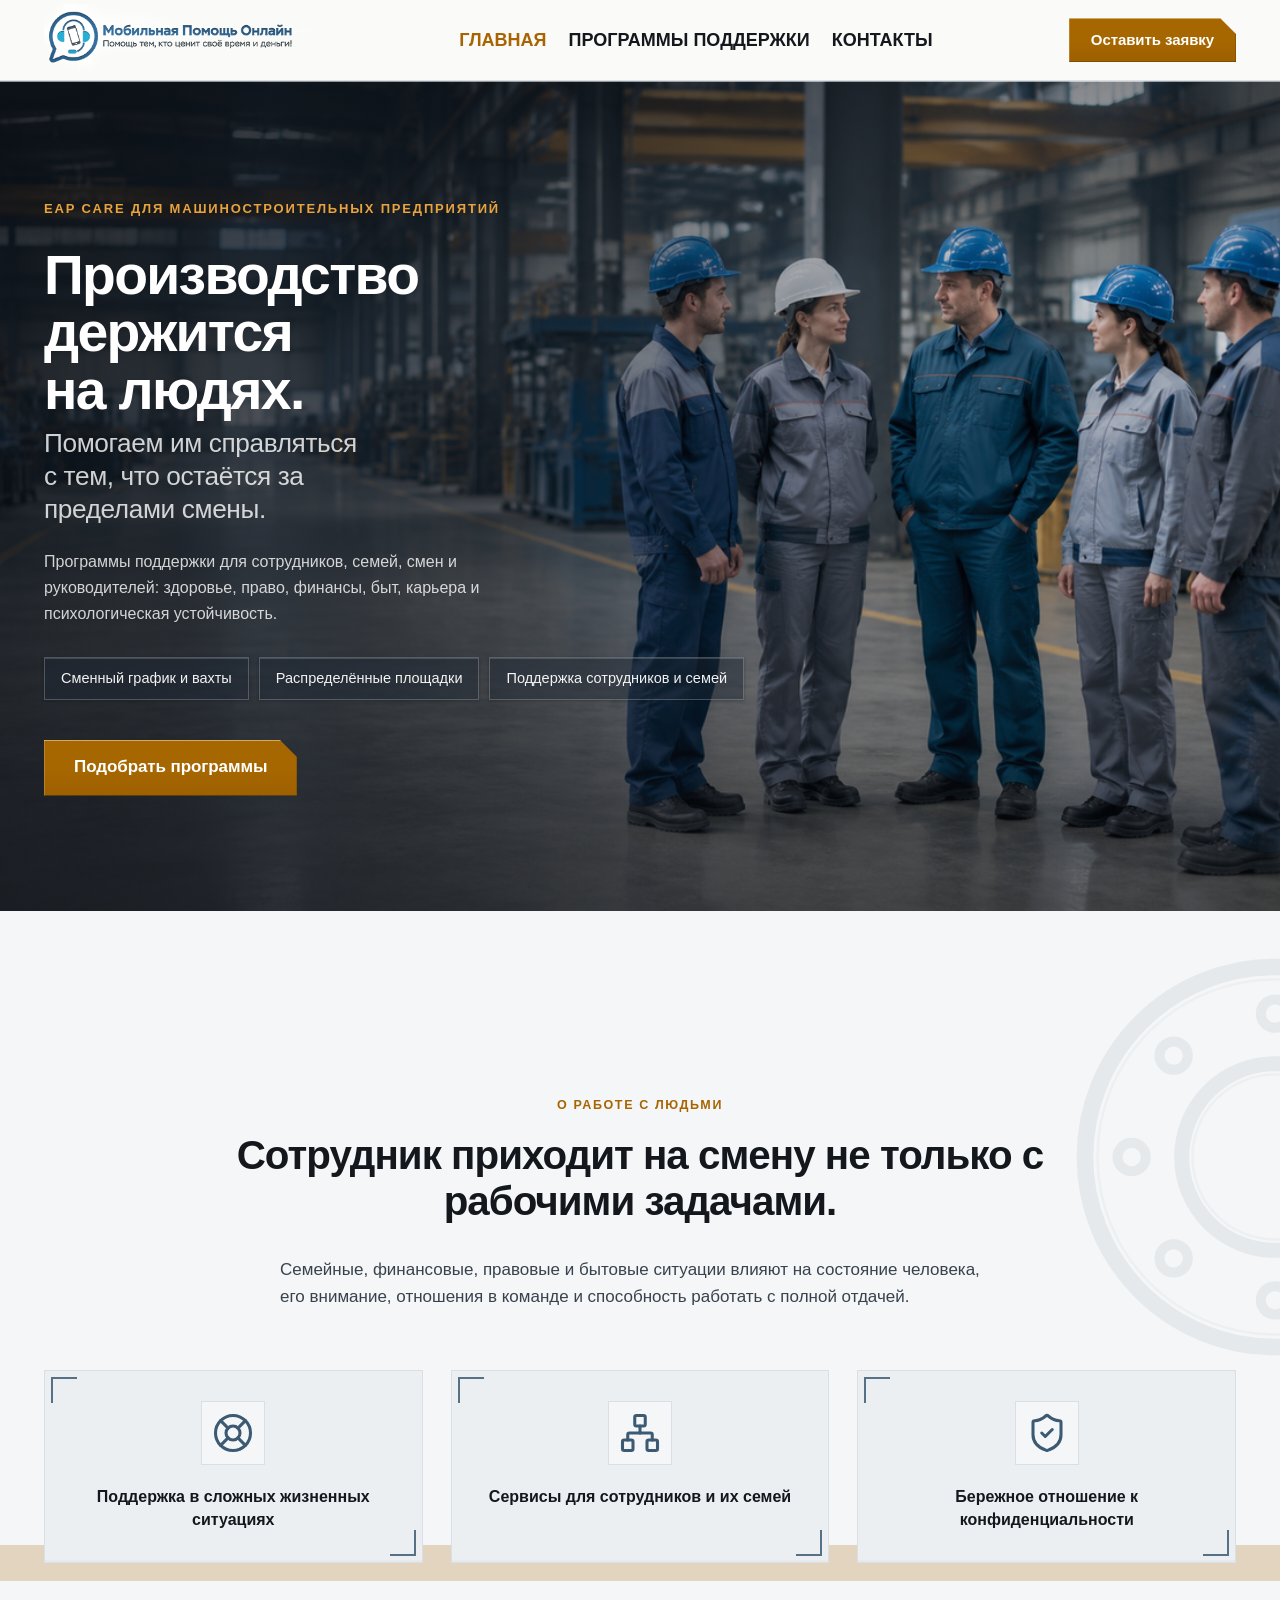
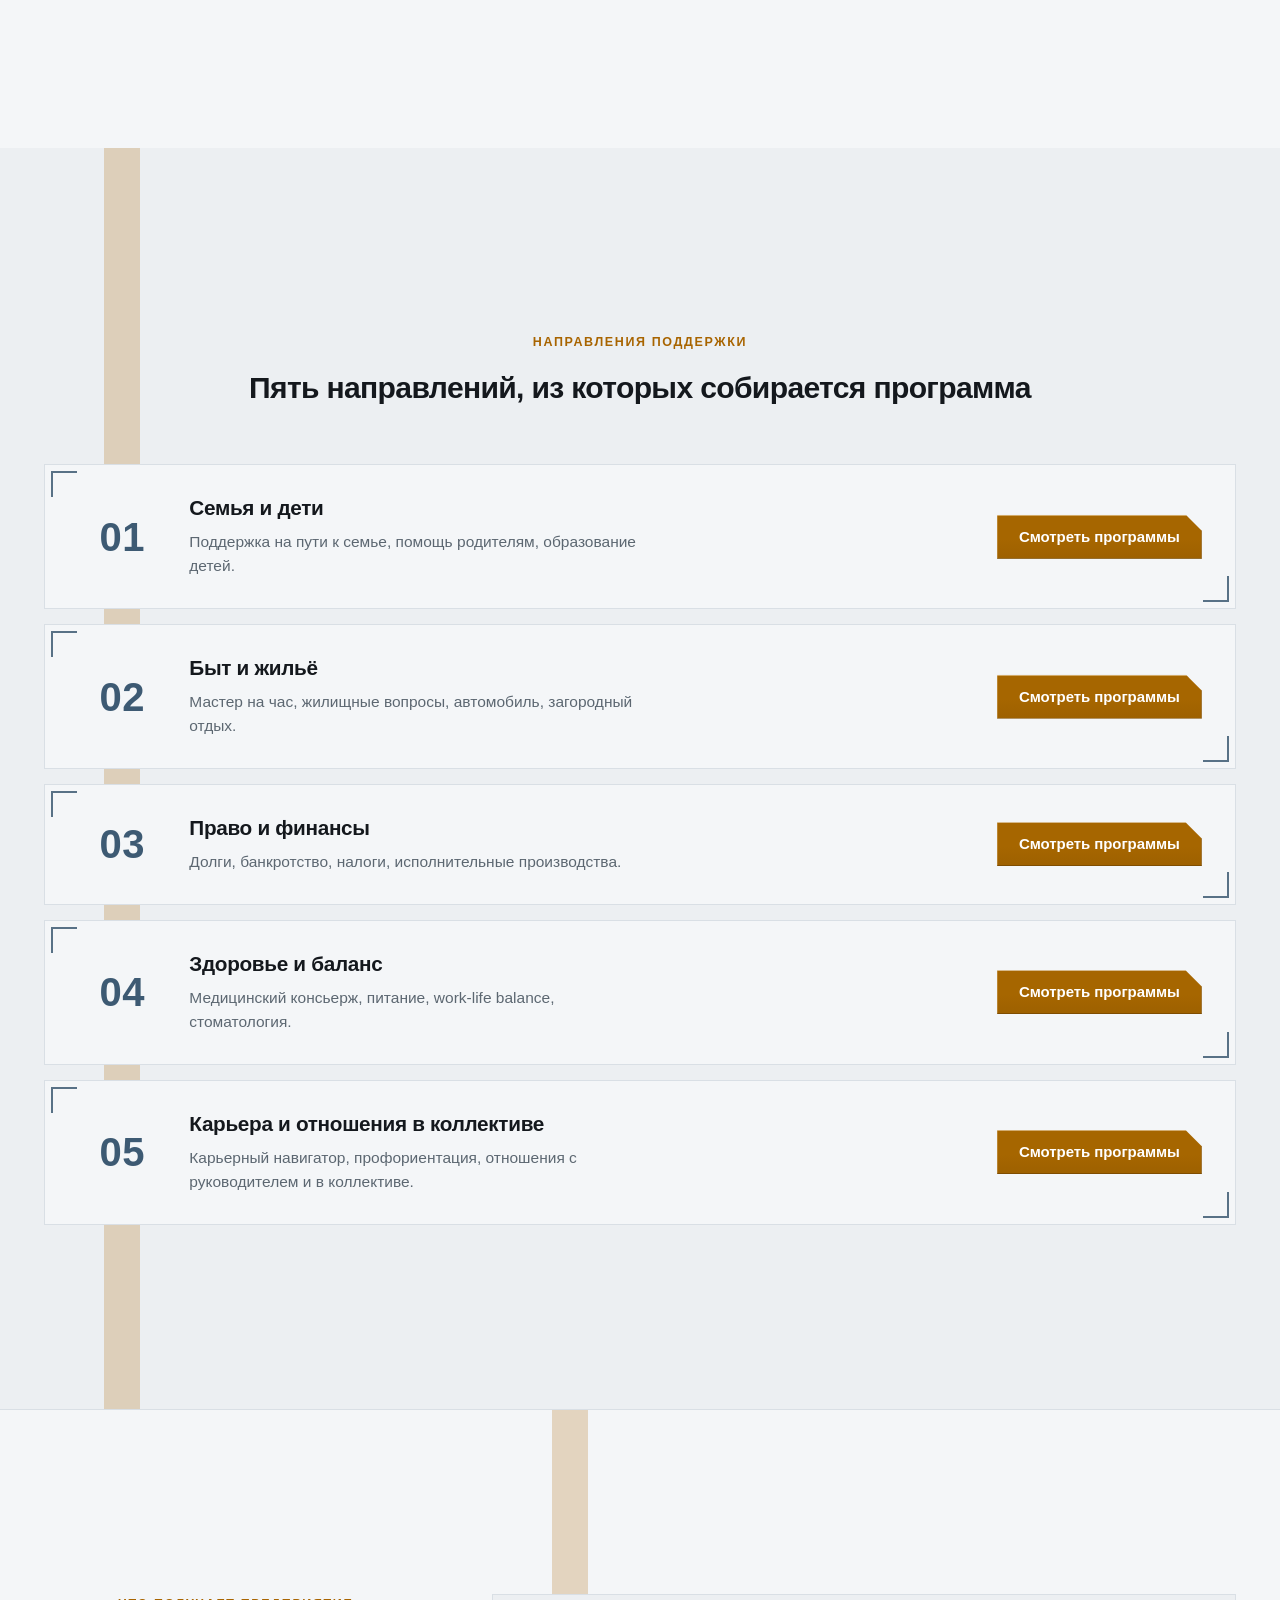
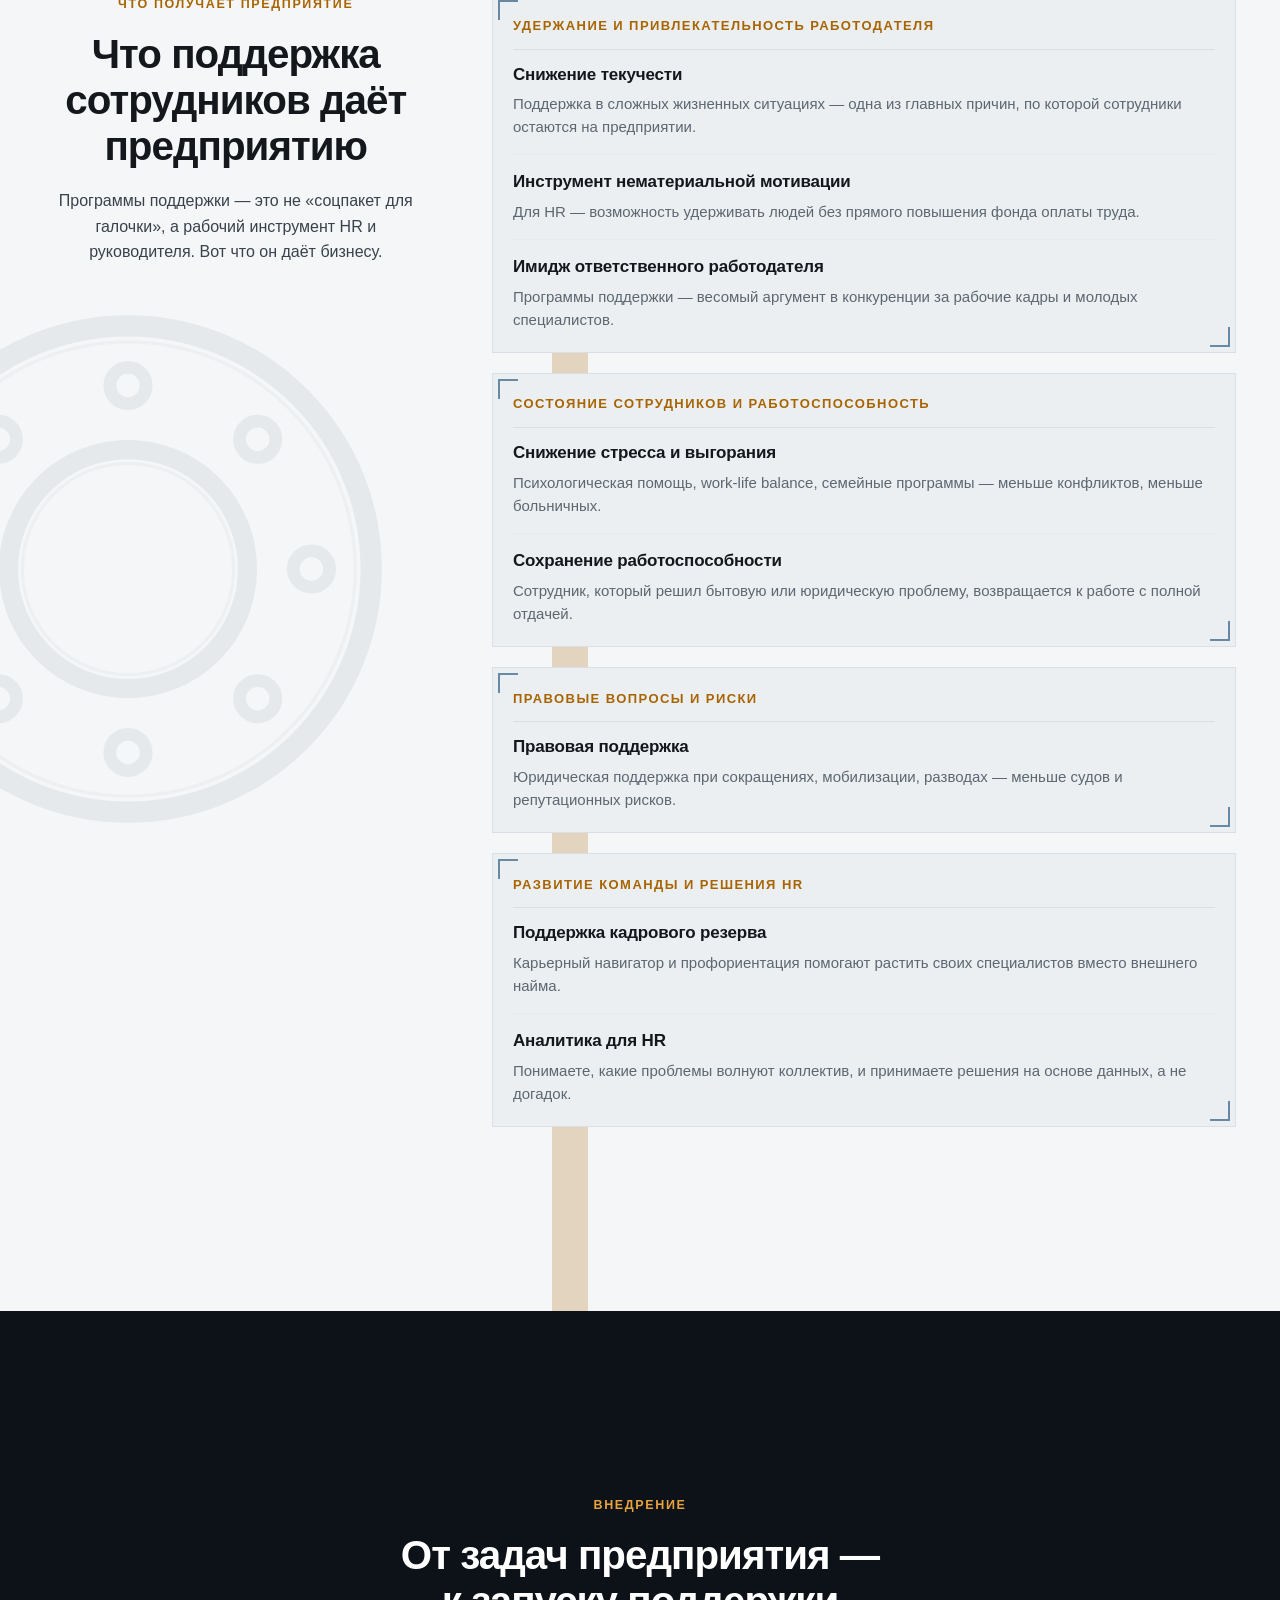
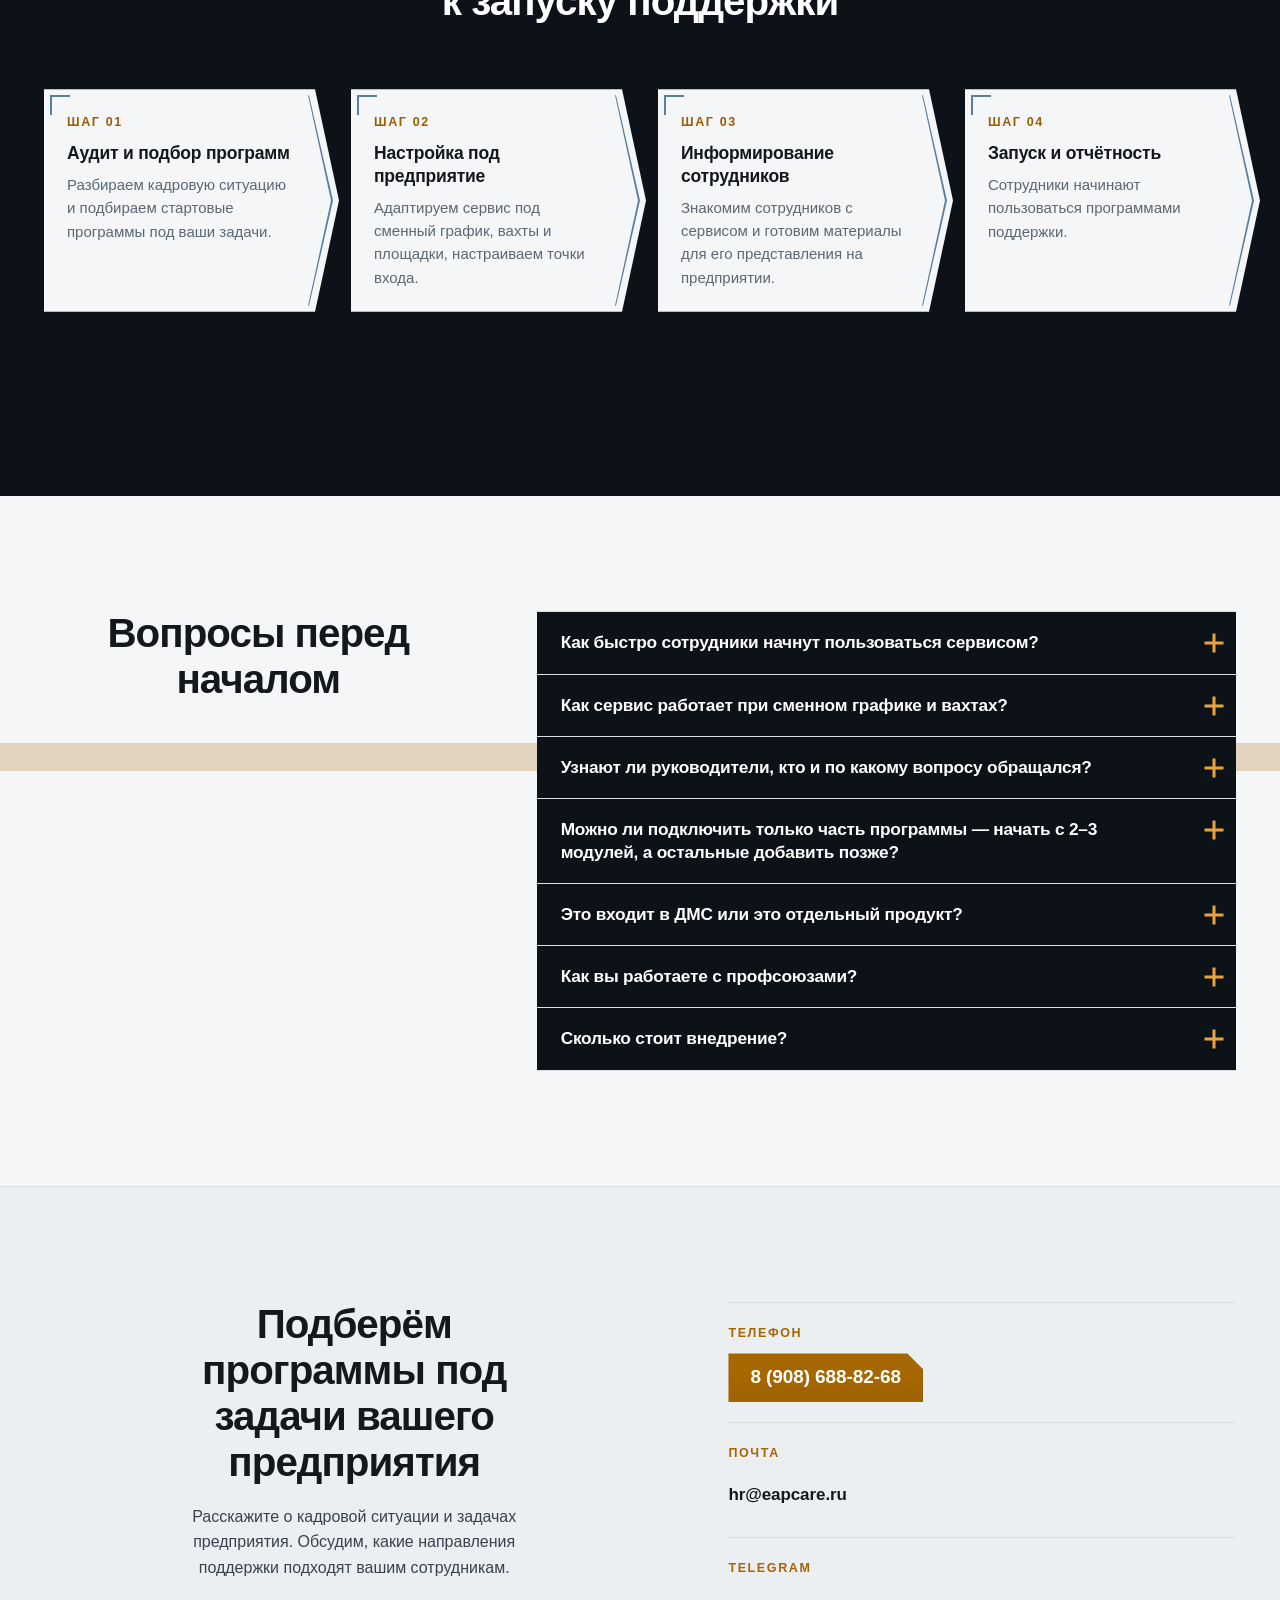
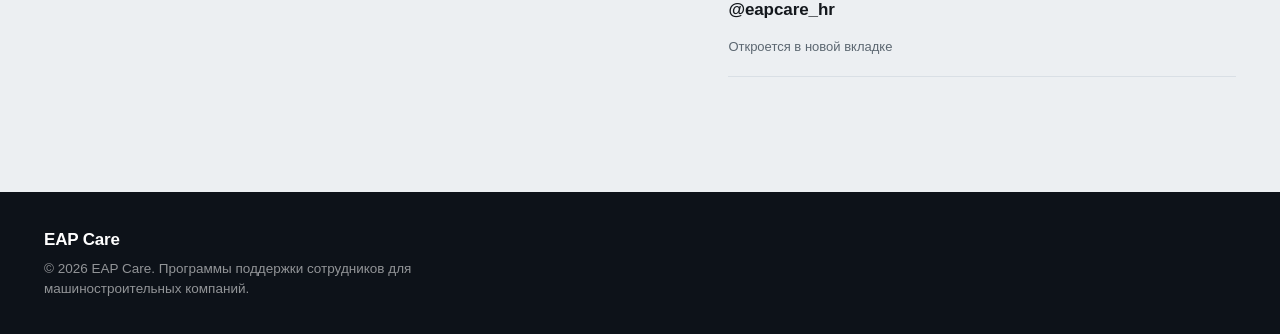
<file: index.html>
<!DOCTYPE html>
<html lang="ru">
<head>
<meta charset="UTF-8">
<meta name="viewport" content="width=device-width, initial-scale=1">
<title>EAP Care — программы поддержки сотрудников машиностроительных предприятий</title>
<meta name="description" content="Программы поддержки для сотрудников, семей, смен и руководителей машиностроительных предприятий: здоровье, право, финансы, быт, карьера и психологическая устойчивость.">
<meta name="theme-color" content="#0d1219">
<link rel="stylesheet" href="assets/css/style.css">
</head>
<body>

<a class="skip-link" href="#main">Перейти к основному содержанию</a>

<header class="site-header" id="top" tabindex="-1">
  <div class="container site-header__inner">

    <a class="brand" href="#top">
      <img class="brand__logo" src="assets/img/brand/logo.png" alt="EAP Care" width="556" height="112">
    </a>

    <button class="site-nav-toggle" type="button" aria-expanded="false" aria-controls="site-nav-panel" aria-label="Открыть меню">
      <span class="site-nav-toggle__icon" aria-hidden="true"></span>
    </button>

    <nav class="site-nav" id="site-nav-panel" aria-label="Основная навигация">
      <ul class="site-nav__list">
        <li><a class="site-nav__link" href="index.html" aria-current="page">Главная</a></li>
        <li><a class="site-nav__link" href="programs.html">Программы поддержки</a></li>
        <li><a class="site-nav__link" href="#contact">Контакты</a></li>
        <li><button class="btn site-nav__cta" type="button" data-open-request>Оставить заявку</button></li>
      </ul>
    </nav>

  </div>
</header>

<main id="main">

  <!-- ==================== B. HERO ==================== -->
  <section class="hero">
    <div class="hero__media">
      <img class="hero__image" src="assets/img/hero/001.png"
           alt="Сотрудники в касках и современной спецодежде общаются в производственном цехе"
           width="1280" height="720"
           loading="eager" fetchpriority="high" decoding="async">
    </div>

    <div class="hero__scrim" aria-hidden="true"></div>

    <div class="container hero__inner">
      <div class="hero__text">

        <p class="hero__eyebrow">EAP Care для машиностроительных предприятий</p>

        <h1 class="hero__title">
          Производство<br>
          держится<br>
          на людях.
          <span class="hero__title-sub">Помогаем им справляться с тем, что остаётся за пределами смены.</span>
        </h1>

        <p class="hero__lead">
          Программы поддержки для сотрудников, семей, смен и руководителей:
          здоровье, право, финансы, быт, карьера и психологическая устойчивость.
        </p>

        <ul class="hero__chips">
          <li class="chip">Сменный график и вахты</li>
          <li class="chip">Распределённые площадки</li>
          <li class="chip">Поддержка сотрудников и семей</li>
        </ul>

        <div class="hero__cta">
          <a class="btn btn--alu btn--lg" href="#directions">Подобрать программы</a>
        </div>

      </div>
    </div>
  </section>

  <!-- ==================== C. РЕДАКЦИОННЫЙ БЛОК ==================== -->
  <section class="manifesto" aria-labelledby="manifesto-title">

    <!-- Фоновый декор секции: широкая направляющая и фрагмент фланца.
         Слой скрыт от вспомогательных технологий, не получает фокус
         и не перехватывает события. Без JS показывается статично. -->
    <div class="manifesto__decor" aria-hidden="true">
      <span class="manifesto__guide"></span>
      <svg class="manifesto__flange" viewBox="0 0 480 480" width="480" height="480" focusable="false" aria-hidden="true">
        <g fill="none" stroke="currentColor">
          <circle cx="240" cy="240" r="228" stroke-width="20"/>
          <circle cx="240" cy="240" r="213" stroke-width="3" stroke-opacity=".45"/>
          <circle cx="412" cy="240" r="17" stroke-width="12"/>
          <circle cx="361.6" cy="361.6" r="17" stroke-width="12"/>
          <circle cx="240" cy="412" r="17" stroke-width="12"/>
          <circle cx="118.4" cy="361.6" r="17" stroke-width="12"/>
          <circle cx="68" cy="240" r="17" stroke-width="12"/>
          <circle cx="118.4" cy="118.4" r="17" stroke-width="12"/>
          <circle cx="240" cy="68" r="17" stroke-width="12"/>
          <circle cx="361.6" cy="118.4" r="17" stroke-width="12"/>
          <circle cx="240" cy="240" r="112" stroke-width="18"/>
          <circle cx="240" cy="240" r="99" stroke-width="3" stroke-opacity=".45"/>
        </g>
      </svg>
    </div>

    <div class="container">

      <div class="manifesto__head">
        <p class="eyebrow">О работе с людьми</p>
        <h2 class="manifesto__title" id="manifesto-title">Сотрудник приходит на смену не только с рабочими задачами.</h2>
      </div>

      <p class="manifesto__lead">
        Семейные, финансовые, правовые и бытовые ситуации влияют на состояние человека,
        его внимание, отношения в команде и способность работать с полной отдачей.
      </p>

      <ul class="manifesto__list">

        <!-- Иконки карточек — три иконки из одного набора Lucide
             (life-buoy, network, shield-check), встроенные как inline SVG:
             без внешних запросов, sprite и иконного шрифта.
             Лицензия ISC Lucide и уведомление MIT Feather (для life-buoy)
             приведены в THIRD-PARTY-LICENSES.txt.
             Иконки и рамка декоративные: скрыты от вспомогательных технологий,
             не получают фокус; общий viewBox 24×24, общая толщина линии. -->
        <li class="manifesto__item">
          <span class="manifesto__frame" aria-hidden="true"></span>
          <span class="manifesto__art">
            <svg class="manifesto__icon" xmlns="http://www.w3.org/2000/svg" viewBox="0 0 24 24" width="42" height="42" fill="none" stroke="currentColor" stroke-width="1.75" stroke-linecap="round" stroke-linejoin="round" aria-hidden="true" focusable="false">
              <circle cx="12" cy="12" r="10"/>
              <path d="m4.93 4.93 4.24 4.24"/>
              <path d="m14.83 9.17 4.24-4.24"/>
              <path d="m14.83 14.83 4.24 4.24"/>
              <path d="m9.17 14.83-4.24 4.24"/>
              <circle cx="12" cy="12" r="4"/>
            </svg>
          </span>
          <span class="manifesto__item-text">Поддержка в сложных жизненных ситуациях</span>
        </li>

        <li class="manifesto__item">
          <span class="manifesto__frame" aria-hidden="true"></span>
          <span class="manifesto__art">
            <svg class="manifesto__icon" xmlns="http://www.w3.org/2000/svg" viewBox="0 0 24 24" width="42" height="42" fill="none" stroke="currentColor" stroke-width="1.75" stroke-linecap="round" stroke-linejoin="round" aria-hidden="true" focusable="false">
              <rect x="16" y="16" width="6" height="6" rx="1"/>
              <rect x="2" y="16" width="6" height="6" rx="1"/>
              <rect x="9" y="2" width="6" height="6" rx="1"/>
              <path d="M5 16v-3a1 1 0 0 1 1-1h12a1 1 0 0 1 1 1v3"/>
              <path d="M12 12V8"/>
            </svg>
          </span>
          <span class="manifesto__item-text">Сервисы для сотрудников и их семей</span>
        </li>

        <li class="manifesto__item">
          <span class="manifesto__frame" aria-hidden="true"></span>
          <span class="manifesto__art">
            <svg class="manifesto__icon" xmlns="http://www.w3.org/2000/svg" viewBox="0 0 24 24" width="42" height="42" fill="none" stroke="currentColor" stroke-width="1.75" stroke-linecap="round" stroke-linejoin="round" aria-hidden="true" focusable="false">
              <path d="M20 13c0 5-3.5 7.5-7.66 8.95a1 1 0 0 1-.67-.01C7.5 20.5 4 18 4 13V6a1 1 0 0 1 1-1c2 0 4.5-1.2 6.24-2.72a1.17 1.17 0 0 1 1.52 0C14.51 3.81 17 5 19 5a1 1 0 0 1 1 1z"/>
              <path d="m9 12 2 2 4-4"/>
            </svg>
          </span>
          <span class="manifesto__item-text">Бережное отношение к конфиденциальности</span>
        </li>

      </ul>

    </div>
  </section>

  <!-- ==================== D. ПЯТЬ НАПРАВЛЕНИЙ ==================== -->
  <section class="directions" id="directions" aria-labelledby="directions-title">
    <span class="directions__rail" aria-hidden="true"></span>
    <div class="container">

      <div class="directions__head">
        <p class="eyebrow">Направления поддержки</p>
        <h2 class="directions__title" id="directions-title">Пять направлений, из которых собирается программа</h2>
      </div>

      <!-- Пять направлений: каждая панель — одна ссылка на существующую
           категорию каталога programs.html. Номер, текстовый блок и
           обозначение перехода лежат внутри .dir-row__link, поэтому клик
           работает по всей панели. Порядок задаёт ol, номера — декоративные,
названия направлений остаются h3.
           Широкая полоса за зоной номеров — один декоративный элемент
           .directions__rail на всю высоту секции. Он идёт под панелями,
           поэтому читается в полях секции и в промежутках между ними. -->
      <ol class="dir-list">

        <li class="dir-row">
          <span class="dir-row__frame" aria-hidden="true"></span>
          <a class="dir-row__link" href="programs.html#semya-i-deti">
            <span class="dir-row__num" aria-hidden="true">01</span>
            <div class="dir-row__body">
              <h3 class="dir-row__title">Семья и дети</h3>
              <p class="dir-row__desc">Поддержка на пути к семье, помощь родителям, образование детей.</p>
            </div>
            <span class="dir-row__go">
              <span class="btn btn--silhouette dir-row__go-btn">Смотреть программы</span>
            </span>
          </a>
        </li>

        <li class="dir-row">
          <span class="dir-row__frame" aria-hidden="true"></span>
          <a class="dir-row__link" href="programs.html#byt-i-zhilyo">
            <span class="dir-row__num" aria-hidden="true">02</span>
            <div class="dir-row__body">
              <h3 class="dir-row__title">Быт и жильё</h3>
              <p class="dir-row__desc">Мастер на час, жилищные вопросы, автомобиль, загородный отдых.</p>
            </div>
            <span class="dir-row__go">
              <span class="btn btn--silhouette dir-row__go-btn">Смотреть программы</span>
            </span>
          </a>
        </li>

        <li class="dir-row">
          <span class="dir-row__frame" aria-hidden="true"></span>
          <a class="dir-row__link" href="programs.html#pravo-i-finansy">
            <span class="dir-row__num" aria-hidden="true">03</span>
            <div class="dir-row__body">
              <h3 class="dir-row__title">Право и финансы</h3>
              <p class="dir-row__desc">Долги, банкротство, налоги, исполнительные производства.</p>
            </div>
            <span class="dir-row__go">
              <span class="btn btn--silhouette dir-row__go-btn">Смотреть программы</span>
            </span>
          </a>
        </li>

        <li class="dir-row">
          <span class="dir-row__frame" aria-hidden="true"></span>
          <a class="dir-row__link" href="programs.html#zdorove-i-balans">
            <span class="dir-row__num" aria-hidden="true">04</span>
            <div class="dir-row__body">
              <h3 class="dir-row__title">Здоровье и баланс</h3>
              <p class="dir-row__desc">Медицинский консьерж, питание, work-life balance, стоматология.</p>
            </div>
            <span class="dir-row__go">
              <span class="btn btn--silhouette dir-row__go-btn">Смотреть программы</span>
            </span>
          </a>
        </li>

        <li class="dir-row">
          <span class="dir-row__frame" aria-hidden="true"></span>
          <a class="dir-row__link" href="programs.html#karera-i-otnosheniya">
            <span class="dir-row__num" aria-hidden="true">05</span>
            <div class="dir-row__body">
              <h3 class="dir-row__title">Карьера и отношения в коллективе</h3>
              <p class="dir-row__desc">Карьерный навигатор, профориентация, отношения с руководителем и в коллективе.</p>
            </div>
            <span class="dir-row__go">
              <span class="btn btn--silhouette dir-row__go-btn">Смотреть программы</span>
            </span>
          </a>
        </li>

      </ol>

    </div>
  </section>

  <!-- ==================== E. ВЫГОДЫ ДЛЯ ПРЕДПРИЯТИЯ ==================== -->
  <section class="benefits" aria-labelledby="benefits-title">

    <!-- Вертикальная направляющая за левой областью панелей.
         Один элемент на всю высоту секции: от её верхней до нижней
         границы, в соседние секции не выходит. Идёт под непрозрачными
         панелями и читается в промежутках и свободных полях.
         Положение по горизонтали выведено из той же сетки, что и
         панели, поэтому не зависит от ширины экрана. -->
    <span class="benefits__rail" aria-hidden="true"></span>

    <div class="container benefits__body">

      <div class="benefits__intro">
        <p class="eyebrow">Что получает предприятие</p>
        <h2 class="benefits__title" id="benefits-title">Что поддержка сотрудников даёт предприятию</h2>
        <p class="benefits__lead">
          Программы поддержки — это не «соцпакет для галочки», а рабочий инструмент HR
          и руководителя. Вот что он даёт бизнесу.
        </p>

        <!-- Декоративный фланец: повторение принятой детали блока C
             сразу под пояснением. Геометрия та же, класс
             .manifesto__flange не используется, поэтому скрипт эту
             деталь не затрагивает: появления и вращения здесь нет.
             Позиционируется вне потока: высота секции от него
             не зависит. -->
        <svg class="benefits__flange" viewBox="0 0 480 480" width="480" height="480" focusable="false" aria-hidden="true">
          <g fill="none" stroke="currentColor">
            <circle cx="240" cy="240" r="228" stroke-width="20"/>
            <circle cx="240" cy="240" r="213" stroke-width="3" stroke-opacity=".45"/>
            <circle cx="412" cy="240" r="17" stroke-width="12"/>
            <circle cx="361.6" cy="361.6" r="17" stroke-width="12"/>
            <circle cx="240" cy="412" r="17" stroke-width="12"/>
            <circle cx="118.4" cy="361.6" r="17" stroke-width="12"/>
            <circle cx="68" cy="240" r="17" stroke-width="12"/>
            <circle cx="118.4" cy="118.4" r="17" stroke-width="12"/>
            <circle cx="240" cy="68" r="17" stroke-width="12"/>
            <circle cx="361.6" cy="118.4" r="17" stroke-width="12"/>
            <circle cx="240" cy="240" r="112" stroke-width="18"/>
            <circle cx="240" cy="240" r="99" stroke-width="3" stroke-opacity=".45"/>
          </g>
        </svg>
      </div>

      <div class="benefits__groups">

        <div class="benefit-group">
          <span class="benefit-group__frame" aria-hidden="true"></span>
          <h3 class="benefit-group__title">Удержание и привлекательность работодателя</h3>
          <ul class="benefit-group__list">
            <li class="benefit">
              <h4 class="benefit__title">Снижение текучести</h4>
              <p class="benefit__text">Поддержка в сложных жизненных ситуациях — одна из главных причин, по которой сотрудники остаются на предприятии.</p>
            </li>
            <li class="benefit">
              <h4 class="benefit__title">Инструмент нематериальной мотивации</h4>
              <p class="benefit__text">Для HR — возможность удерживать людей без прямого повышения фонда оплаты труда.</p>
            </li>
            <li class="benefit">
              <h4 class="benefit__title">Имидж ответственного работодателя</h4>
              <p class="benefit__text">Программы поддержки — весомый аргумент в конкуренции за рабочие кадры и молодых специалистов.</p>
            </li>
          </ul>
        </div>

        <div class="benefit-group">
          <span class="benefit-group__frame" aria-hidden="true"></span>
          <h3 class="benefit-group__title">Состояние сотрудников и работоспособность</h3>
          <ul class="benefit-group__list">
            <li class="benefit">
              <h4 class="benefit__title">Снижение стресса и выгорания</h4>
              <p class="benefit__text">Психологическая помощь, work-life balance, семейные программы — меньше конфликтов, меньше больничных.</p>
            </li>
            <li class="benefit">
              <h4 class="benefit__title">Сохранение работоспособности</h4>
              <p class="benefit__text">Сотрудник, который решил бытовую или юридическую проблему, возвращается к работе с полной отдачей.</p>
            </li>
          </ul>
        </div>

        <div class="benefit-group">
          <span class="benefit-group__frame" aria-hidden="true"></span>
          <h3 class="benefit-group__title">Правовые вопросы и риски</h3>
          <ul class="benefit-group__list">
            <li class="benefit">
              <h4 class="benefit__title">Правовая поддержка</h4>
              <p class="benefit__text">Юридическая поддержка при сокращениях, мобилизации, разводах — меньше судов и репутационных рисков.</p>
            </li>
          </ul>
        </div>

        <div class="benefit-group">
          <span class="benefit-group__frame" aria-hidden="true"></span>
          <h3 class="benefit-group__title">Развитие команды и решения HR</h3>
          <ul class="benefit-group__list">
            <li class="benefit">
              <h4 class="benefit__title">Поддержка кадрового резерва</h4>
              <p class="benefit__text">Карьерный навигатор и профориентация помогают растить своих специалистов вместо внешнего найма.</p>
            </li>
            <li class="benefit">
              <h4 class="benefit__title">Аналитика для HR</h4>
              <p class="benefit__text">Понимаете, какие проблемы волнуют коллектив, и принимаете решения на основе данных, а не догадок.</p>
            </li>
          </ul>
        </div>

      </div>

    </div>
  </section>

  <!-- ==================== F. ВНЕДРЕНИЕ ==================== -->
  <section class="rollout" aria-labelledby="rollout-title">
    <div class="container rollout__inner">

      <div class="rollout__intro">
        <p class="eyebrow">Внедрение</p>
        <h2 class="rollout__title" id="rollout-title"><span class="rollout__title-part">От задач предприятия —</span> <span class="rollout__title-part">к запуску поддержки</span></h2>
      </div>

      <ol class="rollout__track">

        <li class="rollout__step">
          <span class="rollout__corner" aria-hidden="true"></span>
          <span class="rollout__frame" aria-hidden="true"></span>
          <span class="rollout__tip-mark" aria-hidden="true"></span>
          <span class="rollout__label">Шаг 01</span>
          <h3 class="rollout__step-title">Аудит и подбор программ</h3>
          <p class="rollout__text">Разбираем кадровую ситуацию и подбираем стартовые программы под ваши задачи.</p>
        </li>

        <li class="rollout__step">
          <span class="rollout__corner" aria-hidden="true"></span>
          <span class="rollout__frame" aria-hidden="true"></span>
          <span class="rollout__tip-mark" aria-hidden="true"></span>
          <span class="rollout__label">Шаг 02</span>
          <h3 class="rollout__step-title">Настройка под предприятие</h3>
          <p class="rollout__text">Адаптируем сервис под сменный график, вахты и площадки, настраиваем точки входа.</p>
        </li>

        <li class="rollout__step">
          <span class="rollout__corner" aria-hidden="true"></span>
          <span class="rollout__frame" aria-hidden="true"></span>
          <span class="rollout__tip-mark" aria-hidden="true"></span>
          <span class="rollout__label">Шаг 03</span>
          <h3 class="rollout__step-title">Информирование сотрудников</h3>
          <p class="rollout__text">Знакомим сотрудников с сервисом и готовим материалы для его представления на предприятии.</p>
        </li>

        <li class="rollout__step">
          <span class="rollout__corner" aria-hidden="true"></span>
          <span class="rollout__frame" aria-hidden="true"></span>
          <span class="rollout__tip-mark" aria-hidden="true"></span>
          <span class="rollout__label">Шаг 04</span>
          <h3 class="rollout__step-title">Запуск и отчётность</h3>
          <p class="rollout__text">Сотрудники начинают пользоваться программами поддержки.</p>
        </li>

      </ol>

    </div>
  </section>

  <!-- ==================== G. ВОПРОСЫ ПЕРЕД НАЧАЛОМ ==================== -->
  <section class="faq-mini" aria-labelledby="faq-mini-title">
    <div class="container faq-mini__body">

      <div class="faq-mini__intro">
        <h2 class="faq-mini__title" id="faq-mini-title">Вопросы перед началом</h2>
      </div>

      <div class="faq-mini__list">

        <details class="faq-mini__item">
          <summary class="faq-mini__q">Как быстро сотрудники начнут пользоваться сервисом?</summary>
          <div class="faq-mini__a">
            <p>После запуска информирования первые обращения приходят в течение 1–2 недель. На производственных предприятиях важную роль играет работа с линейными руководителями и профсоюзом — помогаем выстроить её правильно.</p>
          </div>
        </details>

        <details class="faq-mini__item">
          <summary class="faq-mini__q">Как сервис работает при сменном графике и вахтах?</summary>
          <div class="faq-mini__a">
            <p>Доступ к сервису — 24/7, через мобильное приложение, телефон и личный кабинет. Сотрудник на вахте может получить помощь в удобное время, независимо от графика работы. Мы адаптируем точки входа под ваши площадки.</p>
          </div>
        </details>

        <details class="faq-mini__item">
          <summary class="faq-mini__q">Узнают ли руководители, кто и по какому вопросу обращался?</summary>
          <div class="faq-mini__a">
            <p>Нет. Все обращения строго конфиденциальны. Вы получаете только агрегированную статистику: сколько обращений, по каким темам, какие категории сотрудников пользуются сервисом. Персональные данные не раскрываются.</p>
          </div>
        </details>

        <details class="faq-mini__item">
          <summary class="faq-mini__q">Можно ли подключить только часть программы — начать с 2–3 модулей, а остальные добавить позже?</summary>
          <div class="faq-mini__a">
            <p>Да. Более того, мы рекомендуем именно такой подход. Начните с программ, которые закрывают вашу самую острую проблему — например, текучесть или больничные. Через 2–3 месяца, по результатам, добавите новые модули.</p>
          </div>
        </details>

        <details class="faq-mini__item">
          <summary class="faq-mini__q">Это входит в ДМС или это отдельный продукт?</summary>
          <div class="faq-mini__a">
            <p>Это отдельный сервис, который дополняет ДМС. ДМС закрывает медицинское обслуживание, а программы поддержки — психологические, юридические, бытовые, финансовые и семейные вопросы. Вместе они дают полноценную заботу о сотруднике.</p>
          </div>
        </details>

        <details class="faq-mini__item">
          <summary class="faq-mini__q">Как вы работаете с профсоюзами?</summary>
          <div class="faq-mini__a">
            <p>Профсоюз — наш естественный партнёр на предприятии. Мы готовим материалы для профсоюзных собраний, проводим презентации для активов, включаем профсоюзных лидеров в процесс информирования. Это повышает доверие сотрудников к сервису.</p>
          </div>
        </details>

        <details class="faq-mini__item">
          <summary class="faq-mini__q">Сколько стоит внедрение?</summary>
          <div class="faq-mini__a">
            <p>Стоимость зависит от численности сотрудников и набора программ. Работаем по модели годовой подписки. Оставьте заявку — подготовим расчёт под ваше предприятие в течение 1–2 рабочих дней.</p>
          </div>
        </details>

      </div>

    </div>
  </section>

  <!-- ==================== H. КОНТАКТЫ ==================== -->
  <section class="contact" id="contact" aria-labelledby="contact-title">
    <div class="container contact__body">

      <div class="contact__intro">
        <h2 class="contact__title" id="contact-title">Подберём программы под задачи вашего предприятия</h2>
        <p class="contact__text">Расскажите о кадровой ситуации и задачах предприятия. Обсудим, какие направления поддержки подходят вашим сотрудникам.</p>
      </div>

      <ul class="contact__list">

        <li class="contact__item">
          <span class="contact__label">Телефон</span>
          <a class="btn btn--alu btn--silhouette contact__value contact__value--tel" href="tel:+79086888268">8 (908) 688-82-68</a>
        </li>

        <li class="contact__item">
          <span class="contact__label">Почта</span>
          <a class="contact__value contact__value--link" href="mailto:hr@eapcare.ru">hr@eapcare.ru</a>
        </li>

        <li class="contact__item">
          <span class="contact__label">Telegram</span>
          <a class="contact__value contact__value--link" href="https://t.me/eapcare_hr" target="_blank" rel="noopener noreferrer" aria-describedby="contact-tg-note">@eapcare_hr</a>
          <span class="contact__note" id="contact-tg-note">Откроется в новой вкладке</span>
        </li>

      </ul>

    </div>
  </section>

</main>

<footer class="site-footer">
  <div class="container site-footer__inner">
    <div class="site-footer__brand">
      <p class="site-footer__name">EAP Care</p>
      <p class="site-footer__copy">© 2026 EAP Care. Программы поддержки сотрудников для машиностроительных компаний.</p>
    </div>
    <a class="site-footer__top" href="#top">Наверх</a>
  </div>
</footer>

<button class="to-top" type="button" aria-label="Вернуться наверх" hidden>
  <span class="to-top__arrow" aria-hidden="true"></span>
</button>

<!-- ==================== ЗАЯВКА ==================== -->
<!-- Один экземпляр формы на документ, общий для всех триггеров
     [data-open-request]. Открывается только по действию пользователя.
     Онлайн-отправка пока не подключена: форма проверяет поля и
     честно сообщает об этом, не показывая «Заявка отправлена». -->
<dialog class="request" id="request-dialog" aria-labelledby="request-title">
  <div class="request__head">
    <h2 class="request__title" id="request-title" tabindex="-1">Подберём программы под задачи вашего предприятия</h2>
    <button class="request__close" type="button" data-close-request aria-label="Закрыть заявку"></button>
  </div>

  <div class="request__body">
    <p class="request__lead">Оставьте контактные данные и укажите, какие направления поддержки вас интересуют</p>
    <p class="request__demo">Демонстрационная форма. Онлайн-отправка пока не подключена.</p>

    <form class="request__form" id="request-form" novalidate>
      <div class="request__field">
        <label class="request__label" for="request-name">Имя *</label>
        <input class="request__input" id="request-name" name="name" type="text" placeholder="Как к вам обращаться" maxlength="100" autocomplete="name" required aria-describedby="request-error-name">
        <p class="request__error" id="request-error-name"></p>
      </div>
      <div class="request__field">
        <label class="request__label" for="request-company">Компания *</label>
        <input class="request__input" id="request-company" name="company" type="text" placeholder="Название предприятия" maxlength="150" autocomplete="organization" required aria-describedby="request-error-company">
        <p class="request__error" id="request-error-company"></p>
      </div>
      <div class="request__field">
        <label class="request__label" for="request-phone">Телефон *</label>
        <input class="request__input" id="request-phone" name="phone" type="tel" placeholder="+7 (___) ___-__-__" maxlength="40" autocomplete="tel" required aria-describedby="request-error-phone">
        <p class="request__error" id="request-error-phone"></p>
      </div>
      <div class="request__field">
        <label class="request__label" for="request-email">Рабочий email</label>
        <input class="request__input" id="request-email" name="email" type="email" placeholder="you@company.ru" maxlength="120" autocomplete="email" aria-describedby="request-error-email">
        <p class="request__error" id="request-error-email"></p>
      </div>
      <div class="request__field request__field--wide">
        <label class="request__label" for="request-size">Численность сотрудников</label>
        <select class="request__select" id="request-size" name="size" aria-describedby="request-error-size">
          <option value="">Выберите</option>
          <option value="До 500 человек">До 500 человек</option>
          <option value="500 – 2 000 человек">500 – 2 000 человек</option>
          <option value="2 000 – 10 000 человек">2 000 – 10 000 человек</option>
          <option value="Более 10 000 человек">Более 10 000 человек</option>
        </select>
        <p class="request__error" id="request-error-size"></p>
      </div>
      <div class="request__field request__field--wide">
        <label class="request__label" for="request-comment">Какие программы интересуют</label>
        <textarea class="request__textarea" id="request-comment" name="comment" placeholder="Например: создание семьи, медицинский консьерж, профессиональный переход" maxlength="1500" aria-describedby="request-error-comment"></textarea>
        <p class="request__error" id="request-error-comment"></p>
      </div>

      <div class="request__actions">
        <button class="btn request__submit" type="submit">Отправить заявку</button>
        <p class="request__required">* — обязательное поле</p>
      </div>

      <p class="request__status" role="status" hidden></p>
    </form>

    <p class="request__note">Данные не сохраняются и никуда не отправляются, пока онлайн-отправка не подключена.</p>
  </div>
</dialog>

<script src="assets/js/main.js" defer></script>
</body>
</html>
</file>
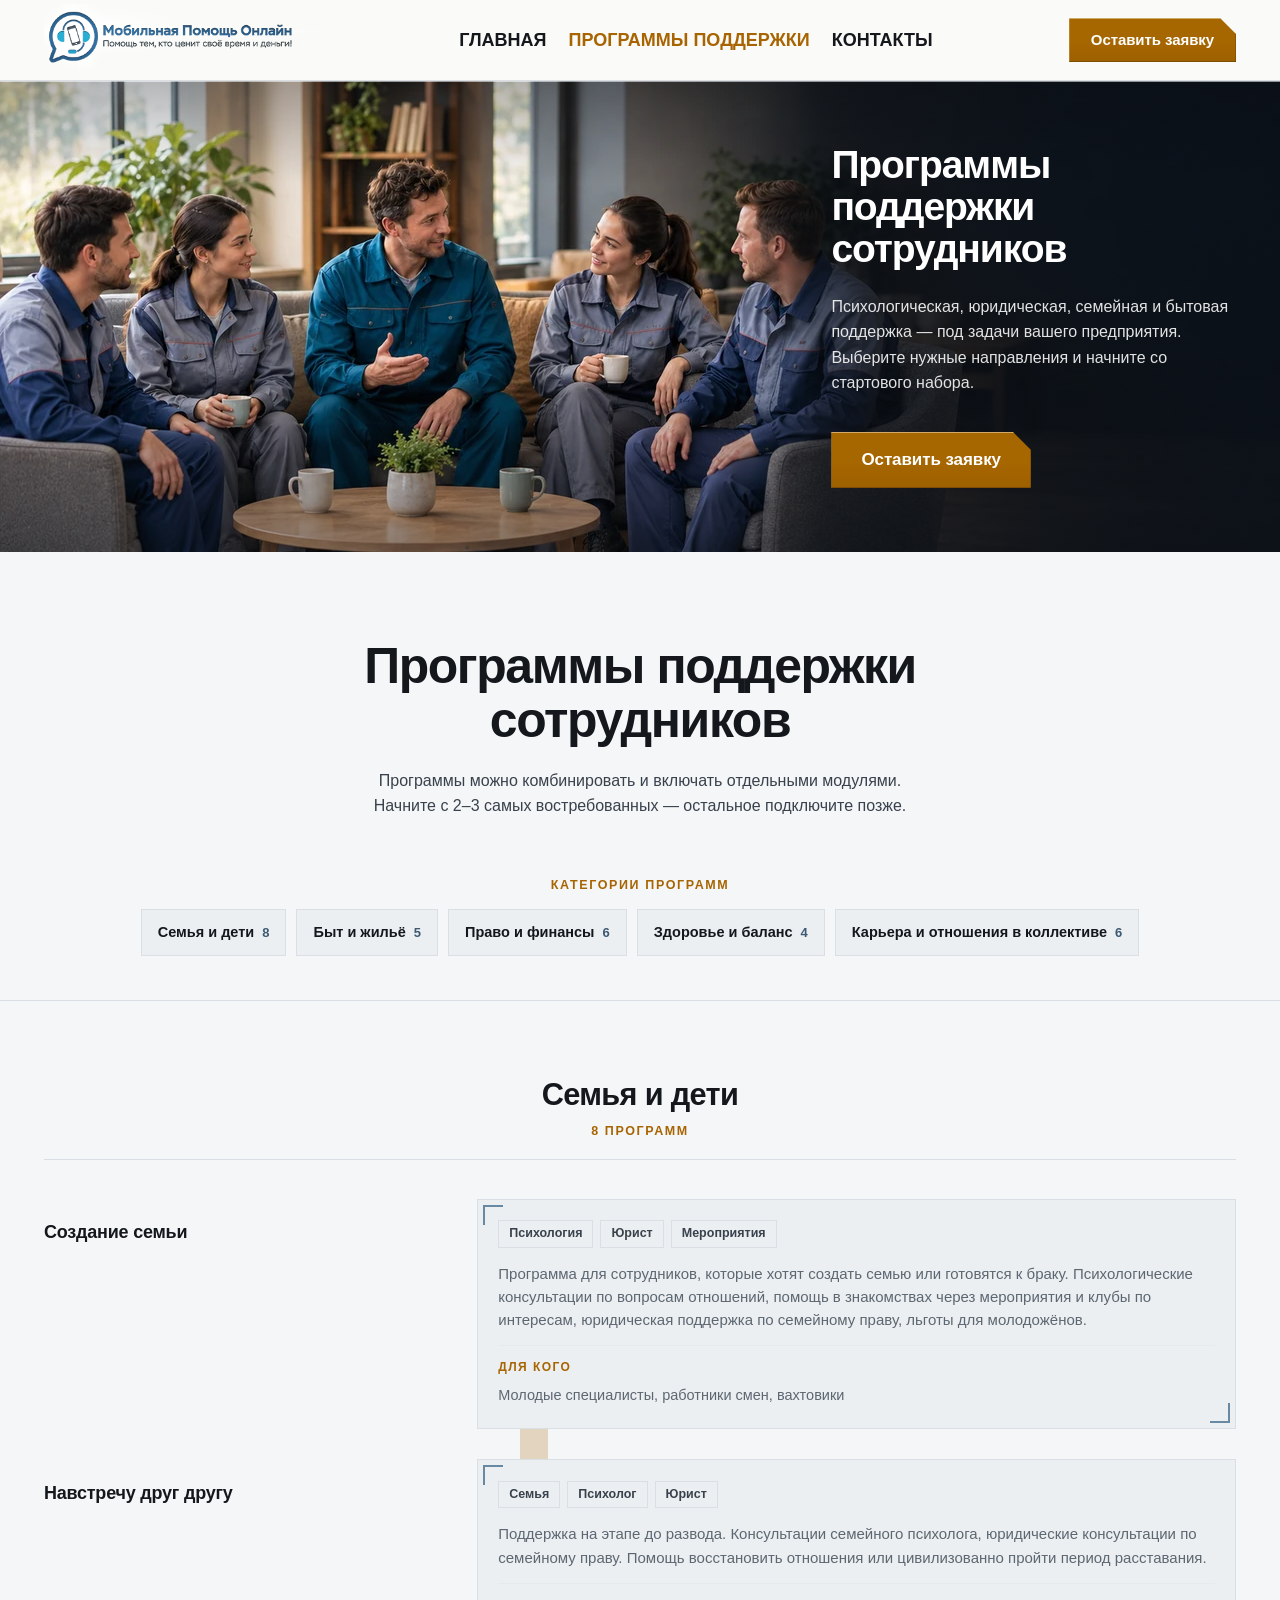
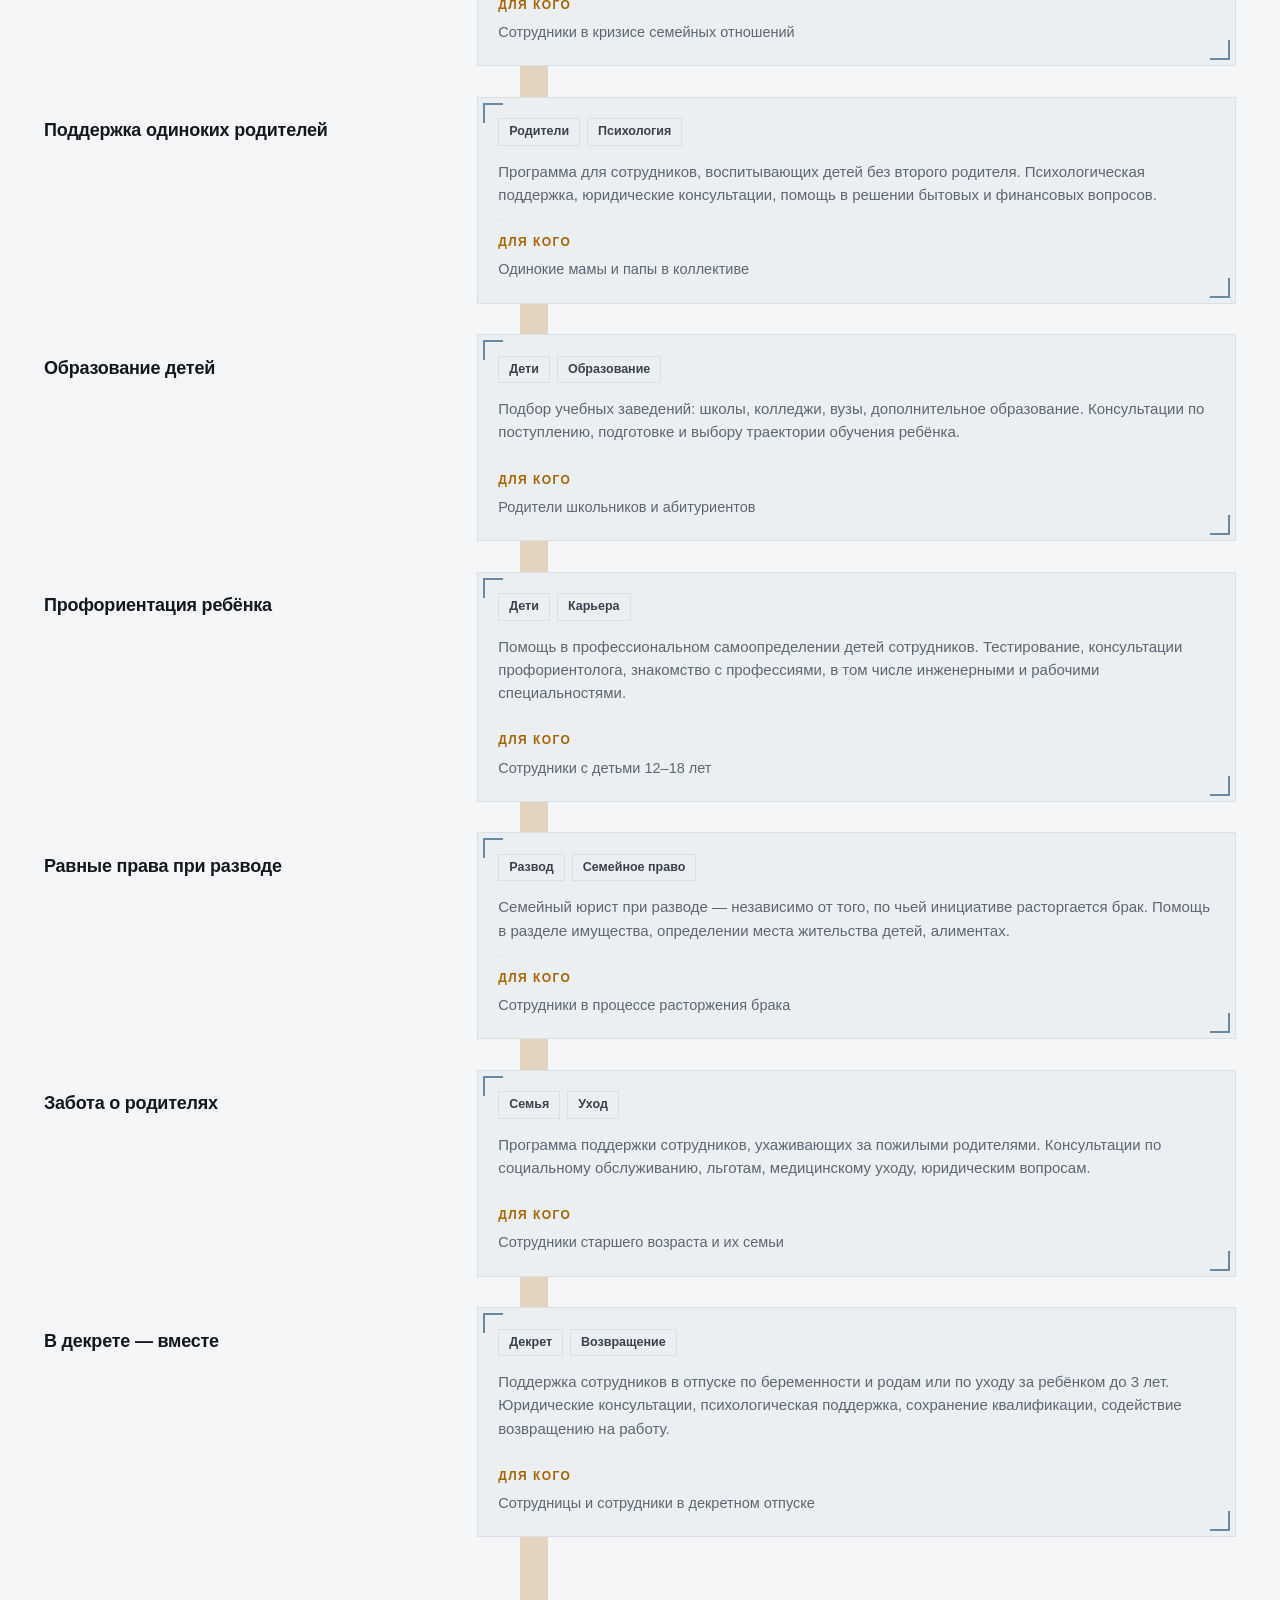
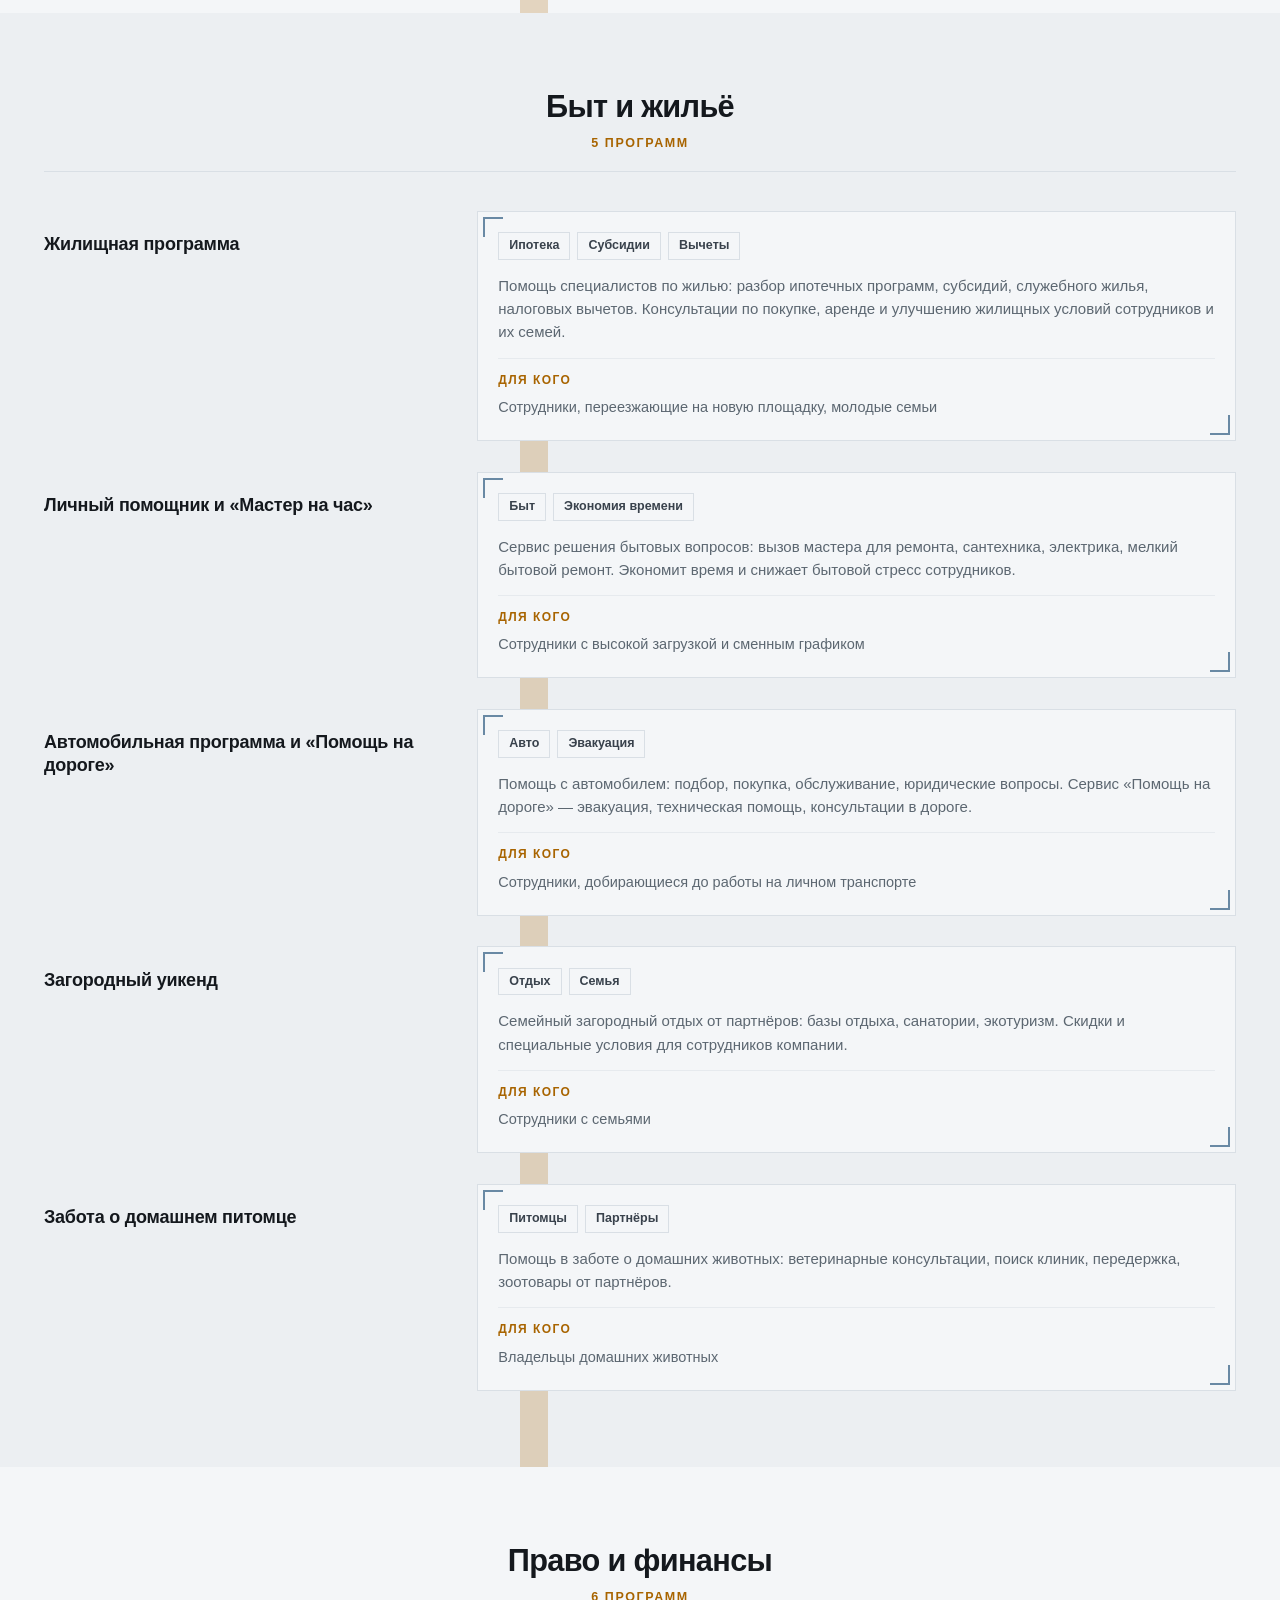
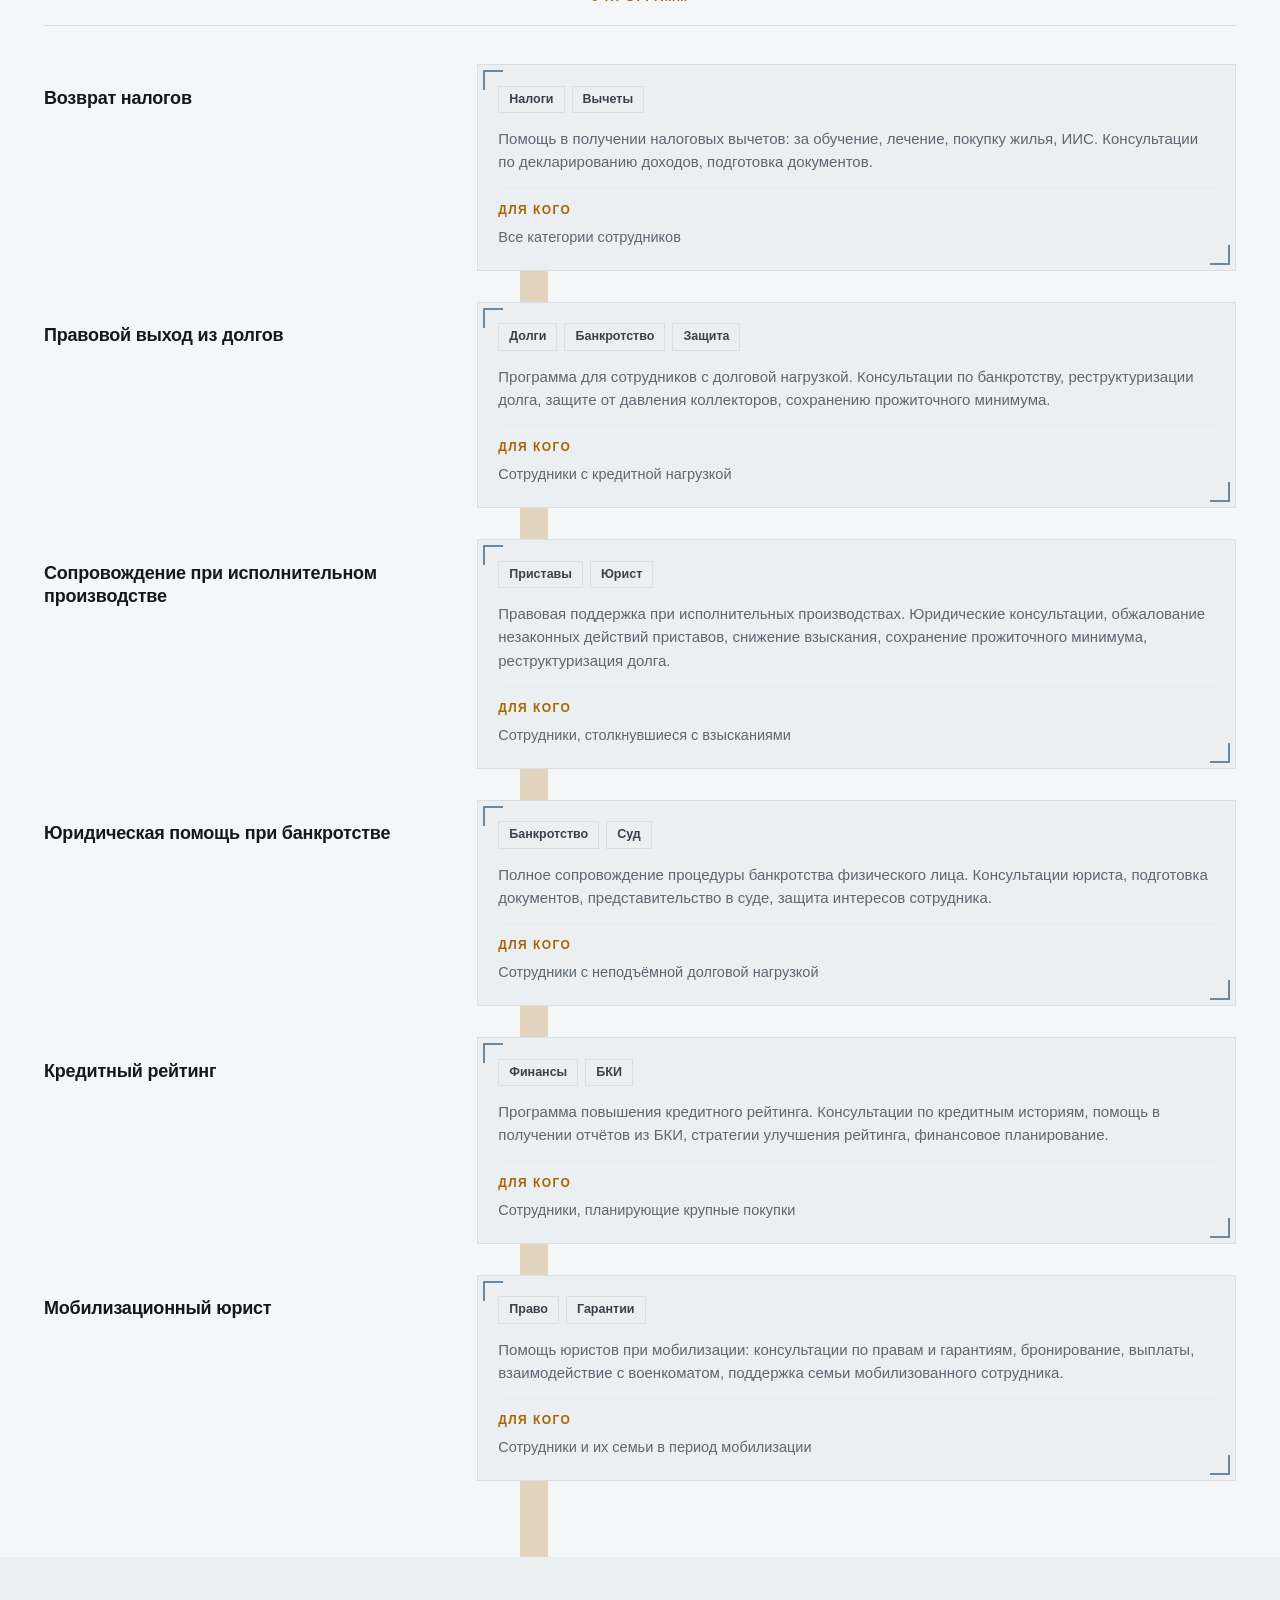
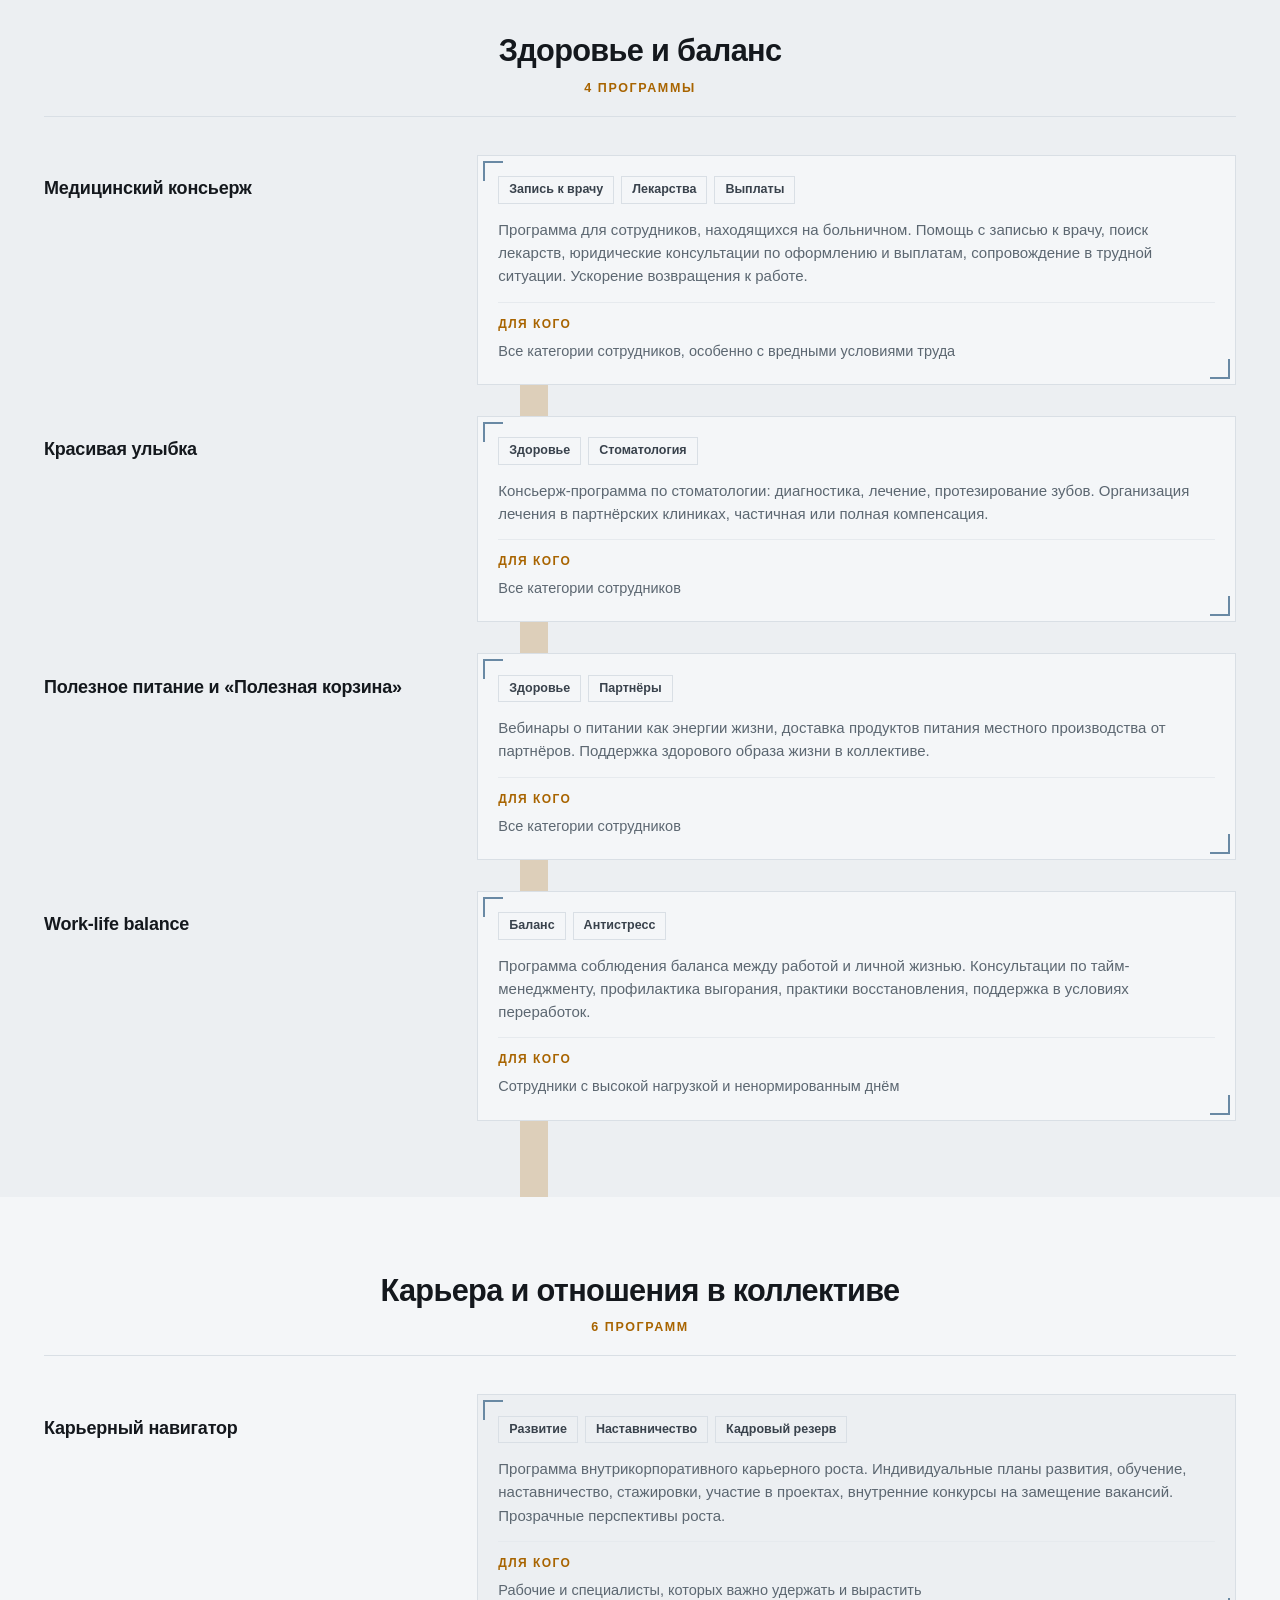
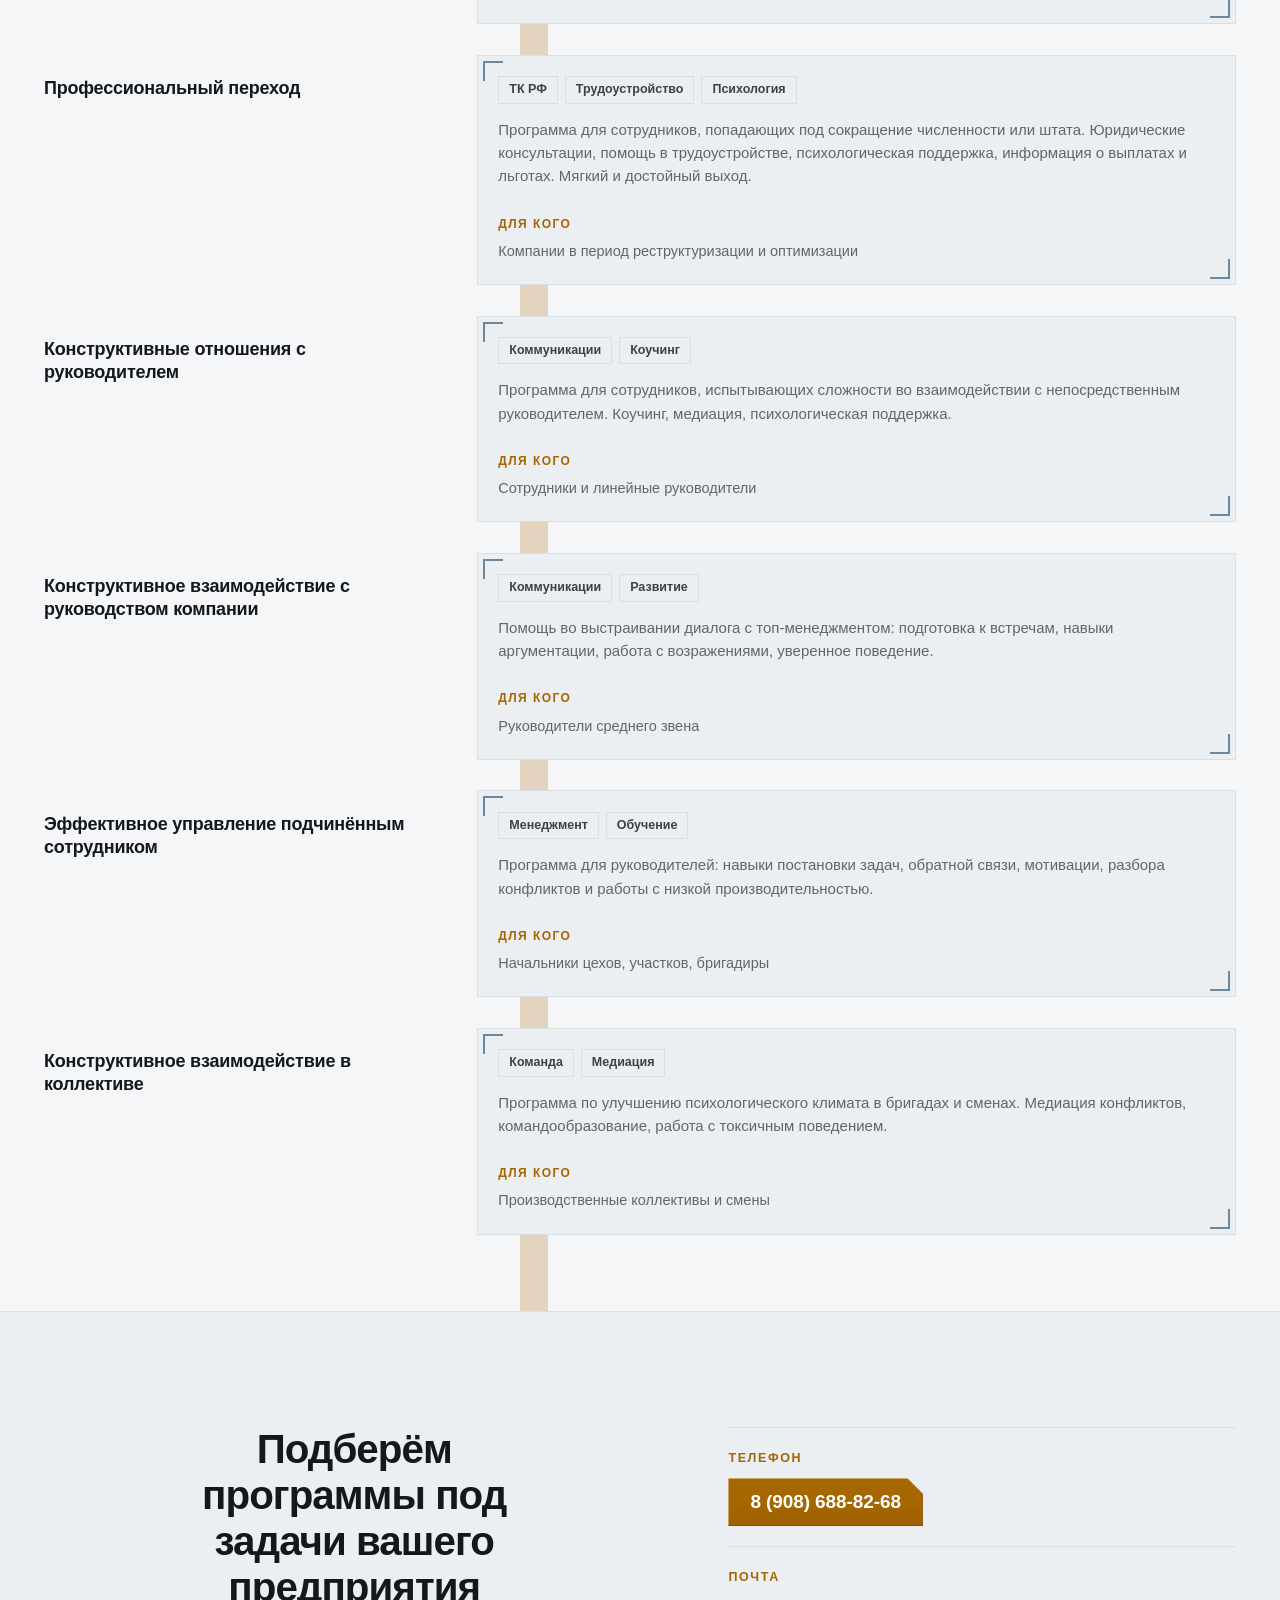
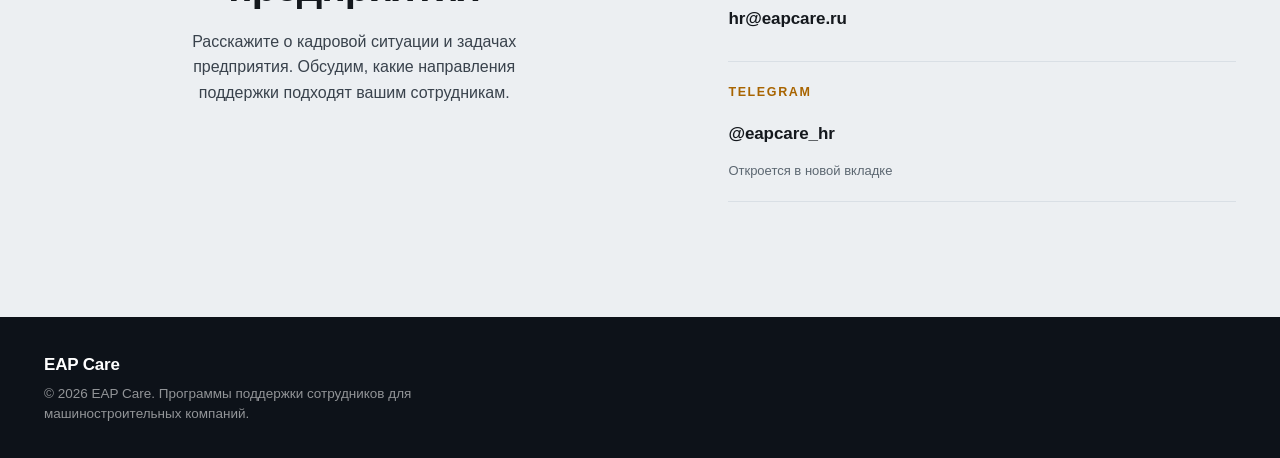
<file: programs.html>
<!DOCTYPE html>
<html lang="ru">
<head>
<meta charset="UTF-8">
<meta name="viewport" content="width=device-width, initial-scale=1">
<title>Программы поддержки сотрудников — 29 программ по пяти направлениям | EAP Care</title>
<meta name="description" content="Каталог программ поддержки для сотрудников машиностроительных предприятий: 29 программ по пяти направлениям — семья и дети, быт и жильё, право и финансы, здоровье и баланс, карьера и отношения в коллективе. Модульное подключение.">
<meta name="theme-color" content="#fafaf8">
<link rel="stylesheet" href="assets/css/style.css">
</head>
<body>

<a class="skip-link" href="#main">Перейти к основному содержанию</a>

<header class="site-header" id="top" tabindex="-1">
  <div class="container site-header__inner">

    <a class="brand" href="index.html">
      <img class="brand__logo" src="assets/img/brand/logo.png" alt="EAP Care" width="556" height="112">
    </a>

    <button class="site-nav-toggle" type="button" aria-expanded="false" aria-controls="site-nav-panel" aria-label="Открыть меню">
      <span class="site-nav-toggle__icon" aria-hidden="true"></span>
    </button>

    <nav class="site-nav" id="site-nav-panel" aria-label="Основная навигация">
      <ul class="site-nav__list">
        <li><a class="site-nav__link" href="index.html">Главная</a></li>
        <li><a class="site-nav__link" href="programs.html" aria-current="page">Программы поддержки</a></li>
        <li><a class="site-nav__link" href="#contact">Контакты</a></li>
        <li><button class="btn site-nav__cta" type="button" data-open-request>Оставить заявку</button></li>
      </ul>
    </nav>

  </div>
</header>

<main id="main">

  <!-- ==================== HERO ====================
       Принцип Hero главной: фотография занимает всю область секции,
       текст лежит поверх неё. Здесь композиция зеркальная: группа
       сотрудников в кадре слева, текст справа — над спокойной тёмной
       частью фотографии. Отдельной карточки с изображением и
       однотонной панели справа нет, фотография не отражается.
       Одно действие: открыть заявку через общий dialog.
       Общий якорь #programmy на самом каталоге сохранён — по нему
       ведут переходы с главной и из навигации по категориям. -->
  <section class="ph-hero" aria-labelledby="ph-hero-title">

    <!-- Первое видимое изображение страницы: не lazy, высокий приоритет.
         Размеры заданы атрибутами у <img>, поэтому пропорции 1280×720
         известны до загрузки и раскладка не прыгает.
         Кадр — принятый assets/img/hero/002.png, по горизонтали не
         отражается. В <picture> только оптимизированная копия того же
         кадра: WebP q88, 126 КБ против 1 408 КБ у PNG, с тем же
         разрешением 1280×720. Оригинал не перезаписан, он же остаётся
         запасным вариантом для браузеров без WebP. Лица и руки сверены
         попиксельно с оригиналом и на вид не отличаются. -->
    <div class="ph-hero__media">
      <picture>
        <source srcset="assets/img/hero/002.webp" type="image/webp">
        <img class="ph-hero__image" src="assets/img/hero/002.png"
             alt="Сотрудники предприятия в форменной одежде беседуют в комнате отдыхания"
             width="1280" height="720"
             loading="eager" fetchpriority="high" decoding="async">
      </picture>
    </div>

    <!-- Локальный градиент только для читаемости текста: к правому
         краю, где тёмная стена, и вниз под кнопку. Слева, где группа,
         он практически прозрачен — тепло сцены и лица открыты. -->
    <div class="ph-hero__scrim" aria-hidden="true"></div>

    <div class="container ph-hero__inner">
      <div class="ph-hero__text">
        <h1 class="ph-hero__title" id="ph-hero-title">Программы поддержки сотрудников</h1>

        <p class="ph-hero__lead">
          Психологическая, юридическая, семейная и бытовая поддержка — под задачи
          вашего предприятия. Выберите нужные направления и начните со стартового набора.
        </p>

        <div class="ph-hero__cta">
          <button class="btn btn--lg" type="button" data-open-request>Оставить заявку</button>
        </div>
      </div>
    </div>
  </section>

  <!-- ==================== ВСТУПЛЕНИЕ ====================
       Это начало каталога, на него ведёт «Посмотреть программы» из Hero.
       Заголовок здесь второго уровня: единственный H1 страницы — в Hero.
       Отступ сверху задан общим scroll-padding-top, поэтому липкая
       шапка заголовок каталога не закрывает. -->
  <section class="cat-intro" id="programmy" aria-labelledby="cat-intro-title">
    <div class="container">
      <h2 class="cat-intro__title" id="cat-intro-title">Программы поддержки сотрудников</h2>
      <p class="cat-intro__lead">
        Программы можно комбинировать и включать отдельными модулями.
        Начните с 2–3 самых востребованных — остальное подключите позже.
      </p>
    </div>
  </section>

  <!-- ==================== НАВИГАЦИЯ ПО КАТЕГОРИЯМ ==================== -->
  <nav class="cat-nav" aria-label="Категории программ поддержки">
    <div class="container">
      <p class="cat-nav__title">Категории программ</p>
      <ul class="cat-nav__list">
        <li><a class="cat-nav__link" href="#semya-i-deti">Семья и дети <span class="cat-nav__count">8</span></a></li>
        <li><a class="cat-nav__link" href="#byt-i-zhilyo">Быт и жильё <span class="cat-nav__count">5</span></a></li>
        <li><a class="cat-nav__link" href="#pravo-i-finansy">Право и финансы <span class="cat-nav__count">6</span></a></li>
        <li><a class="cat-nav__link" href="#zdorove-i-balans">Здоровье и баланс <span class="cat-nav__count">4</span></a></li>
        <li><a class="cat-nav__link" href="#karera-i-otnosheniya">Карьера и отношения в коллективе <span class="cat-nav__count">6</span></a></li>
      </ul>
    </div>
  </nav>

  <!-- ==================== 01. СЕМЬЯ И ДЕТИ — 8 ==================== -->
  <section class="cat-group cat-group--rows" id="semya-i-deti" aria-labelledby="cat-semya-title">
    <div class="container">
      <div class="cat-group__head">
        <h2 class="cat-group__title" id="cat-semya-title">Семья и дети</h2>
        <span class="cat-group__count">8 программ</span>
      </div>

      <div class="cat-group__body">
        <!-- Полоса категории. Декоративный слой своей секции: идёт за
             карточками справа, видна в промежутках и полях, скрыта их
             непрозрачной поверхностью, перекрывает центрированный
             заголовок и не заходит в следующую категорию.
             Фокуса и событий не имеет. -->
        <span class="cat-group__rail" aria-hidden="true"></span>

        <article class="cat-item" id="sozdanie-semi">
          <h3 class="cat-item__title">Создание семьи</h3>

          <div class="cat-item__card">
            <span class="cat-item__frame" aria-hidden="true"></span>
            <ul class="cat-item__tags">
              <li class="cat-tag">Психология</li>
              <li class="cat-tag">Юрист</li>
              <li class="cat-tag">Мероприятия</li>
            </ul>

            <div class="cat-item__body">
              <p class="cat-item__desc">Программа для сотрудников, которые хотят создать семью или готовятся к браку. Психологические консультации по вопросам отношений, помощь в знакомствах через мероприятия и клубы по интересам, юридическая поддержка по семейному праву, льготы для молодожёнов.</p>
              <p class="cat-item__for"><span class="cat-item__for-label">Для кого</span><span class="cat-item__for-text">Молодые специалисты, работники смен, вахтовики</span></p>
            </div>
          </div>
        </article>

        <article class="cat-item" id="navstrechu-drug-drugu">
          <h3 class="cat-item__title">Навстречу друг другу</h3>

          <div class="cat-item__card">
            <span class="cat-item__frame" aria-hidden="true"></span>
            <ul class="cat-item__tags">
              <li class="cat-tag">Семья</li>
              <li class="cat-tag">Психолог</li>
              <li class="cat-tag">Юрист</li>
            </ul>

            <div class="cat-item__body">
              <p class="cat-item__desc">Поддержка на этапе до развода. Консультации семейного психолога, юридические консультации по семейному праву. Помощь восстановить отношения или цивилизованно пройти период расставания.</p>
              <p class="cat-item__for"><span class="cat-item__for-label">Для кого</span><span class="cat-item__for-text">Сотрудники в кризисе семейных отношений</span></p>
            </div>
          </div>
        </article>

        <article class="cat-item" id="odinokie-roditeli">
          <h3 class="cat-item__title">Поддержка одиноких родителей</h3>

          <div class="cat-item__card">
            <span class="cat-item__frame" aria-hidden="true"></span>
            <ul class="cat-item__tags">
              <li class="cat-tag">Родители</li>
              <li class="cat-tag">Психология</li>
            </ul>

            <div class="cat-item__body">
              <p class="cat-item__desc">Программа для сотрудников, воспитывающих детей без второго родителя. Психологическая поддержка, юридические консультации, помощь в решении бытовых и финансовых вопросов.</p>
              <p class="cat-item__for"><span class="cat-item__for-label">Для кого</span><span class="cat-item__for-text">Одинокие мамы и папы в коллективе</span></p>
            </div>
          </div>
        </article>

        <article class="cat-item" id="obrazovanie-detej">
          <h3 class="cat-item__title">Образование детей</h3>

          <div class="cat-item__card">
            <span class="cat-item__frame" aria-hidden="true"></span>
            <ul class="cat-item__tags">
              <li class="cat-tag">Дети</li>
              <li class="cat-tag">Образование</li>
            </ul>

            <div class="cat-item__body">
              <p class="cat-item__desc">Подбор учебных заведений: школы, колледжи, вузы, дополнительное образование. Консультации по поступлению, подготовке и выбору траектории обучения ребёнка.</p>
              <p class="cat-item__for"><span class="cat-item__for-label">Для кого</span><span class="cat-item__for-text">Родители школьников и абитуриентов</span></p>
            </div>
          </div>
        </article>

        <article class="cat-item" id="proforientaciya-rebyonka">
          <h3 class="cat-item__title">Профориентация ребёнка</h3>

          <div class="cat-item__card">
            <span class="cat-item__frame" aria-hidden="true"></span>
            <ul class="cat-item__tags">
              <li class="cat-tag">Дети</li>
              <li class="cat-tag">Карьера</li>
            </ul>

            <div class="cat-item__body">
              <p class="cat-item__desc">Помощь в профессиональном самоопределении детей сотрудников. Тестирование, консультации профориентолога, знакомство с профессиями, в том числе инженерными и рабочими специальностями.</p>
              <p class="cat-item__for"><span class="cat-item__for-label">Для кого</span><span class="cat-item__for-text">Сотрудники с детьми 12–18 лет</span></p>
            </div>
          </div>
        </article>

        <article class="cat-item" id="prava-pri-razvode">
          <h3 class="cat-item__title">Равные права при разводе</h3>

          <div class="cat-item__card">
            <span class="cat-item__frame" aria-hidden="true"></span>
            <ul class="cat-item__tags">
              <li class="cat-tag">Развод</li>
              <li class="cat-tag">Семейное право</li>
            </ul>

            <div class="cat-item__body">
              <p class="cat-item__desc">Семейный юрист при разводе — независимо от того, по чьей инициативе расторгается брак. Помощь в разделе имущества, определении места жительства детей, алиментах.</p>
              <p class="cat-item__for"><span class="cat-item__for-label">Для кого</span><span class="cat-item__for-text">Сотрудники в процессе расторжения брака</span></p>
            </div>
          </div>
        </article>

        <article class="cat-item" id="zabota-o-roditelyah">
          <h3 class="cat-item__title">Забота о родителях</h3>

          <div class="cat-item__card">
            <span class="cat-item__frame" aria-hidden="true"></span>
            <ul class="cat-item__tags">
              <li class="cat-tag">Семья</li>
              <li class="cat-tag">Уход</li>
            </ul>

            <div class="cat-item__body">
              <p class="cat-item__desc">Программа поддержки сотрудников, ухаживающих за пожилыми родителями. Консультации по социальному обслуживанию, льготам, медицинскому уходу, юридическим вопросам.</p>
              <p class="cat-item__for"><span class="cat-item__for-label">Для кого</span><span class="cat-item__for-text">Сотрудники старшего возраста и их семьи</span></p>
            </div>
          </div>
        </article>

        <article class="cat-item" id="v-dekrete-vmeste">
          <h3 class="cat-item__title">В декрете — вместе</h3>

          <div class="cat-item__card">
            <span class="cat-item__frame" aria-hidden="true"></span>
            <ul class="cat-item__tags">
              <li class="cat-tag">Декрет</li>
              <li class="cat-tag">Возвращение</li>
            </ul>

            <div class="cat-item__body">
              <p class="cat-item__desc">Поддержка сотрудников в отпуске по беременности и родам или по уходу за ребёнком до 3 лет. Юридические консультации, психологическая поддержка, сохранение квалификации, содействие возвращению на работу.</p>
              <p class="cat-item__for"><span class="cat-item__for-label">Для кого</span><span class="cat-item__for-text">Сотрудницы и сотрудники в декретном отпуске</span></p>
            </div>
          </div>
        </article>
      </div>

    </div>
  </section>

  <!-- ==================== 02. БЫТ И ЖИЛЬЁ — 5 ==================== -->
  <section class="cat-group cat-group--rows cat-group--alt" id="byt-i-zhilyo" aria-labelledby="cat-byt-title">
    <div class="container">
      <div class="cat-group__head">
        <h2 class="cat-group__title" id="cat-byt-title">Быт и жильё</h2>
        <span class="cat-group__count">5 программ</span>
      </div>

      <div class="cat-group__body">
        <span class="cat-group__rail" aria-hidden="true"></span>

        <article class="cat-item" id="zhilishnaya-programma">
          <h3 class="cat-item__title">Жилищная программа</h3>

          <div class="cat-item__card">
            <span class="cat-item__frame" aria-hidden="true"></span>
            <ul class="cat-item__tags">
              <li class="cat-tag">Ипотека</li>
              <li class="cat-tag">Субсидии</li>
              <li class="cat-tag">Вычеты</li>
            </ul>

            <div class="cat-item__body">
              <p class="cat-item__desc">Помощь специалистов по жилью: разбор ипотечных программ, субсидий, служебного жилья, налоговых вычетов. Консультации по покупке, аренде и улучшению жилищных условий сотрудников и их семей.</p>
              <p class="cat-item__for"><span class="cat-item__for-label">Для кого</span><span class="cat-item__for-text">Сотрудники, переезжающие на новую площадку, молодые семьи</span></p>
            </div>
          </div>
        </article>

        <article class="cat-item" id="lichnyy-pomoshchnik-i-master-na-chas">
          <h3 class="cat-item__title">Личный помощник и «Мастер на час»</h3>

          <div class="cat-item__card">
            <span class="cat-item__frame" aria-hidden="true"></span>
            <ul class="cat-item__tags">
              <li class="cat-tag">Быт</li>
              <li class="cat-tag">Экономия времени</li>
            </ul>

            <div class="cat-item__body">
              <p class="cat-item__desc">Сервис решения бытовых вопросов: вызов мастера для ремонта, сантехника, электрика, мелкий бытовой ремонт. Экономит время и снижает бытовой стресс сотрудников.</p>
              <p class="cat-item__for"><span class="cat-item__for-label">Для кого</span><span class="cat-item__for-text">Сотрудники с высокой загрузкой и сменным графиком</span></p>
            </div>
          </div>
        </article>

        <article class="cat-item" id="avtomobilnaya-programma-i-pomoshch-na-doroge">
          <h3 class="cat-item__title">Автомобильная программа и «Помощь на дороге»</h3>

          <div class="cat-item__card">
            <span class="cat-item__frame" aria-hidden="true"></span>
            <ul class="cat-item__tags">
              <li class="cat-tag">Авто</li>
              <li class="cat-tag">Эвакуация</li>
            </ul>

            <div class="cat-item__body">
              <p class="cat-item__desc">Помощь с автомобилем: подбор, покупка, обслуживание, юридические вопросы. Сервис «Помощь на дороге» — эвакуация, техническая помощь, консультации в дороге.</p>
              <p class="cat-item__for"><span class="cat-item__for-label">Для кого</span><span class="cat-item__for-text">Сотрудники, добирающиеся до работы на личном транспорте</span></p>
            </div>
          </div>
        </article>

        <article class="cat-item" id="zagorodnyy-uikend">
          <h3 class="cat-item__title">Загородный уикенд</h3>

          <div class="cat-item__card">
            <span class="cat-item__frame" aria-hidden="true"></span>
            <ul class="cat-item__tags">
              <li class="cat-tag">Отдых</li>
              <li class="cat-tag">Семья</li>
            </ul>

            <div class="cat-item__body">
              <p class="cat-item__desc">Семейный загородный отдых от партнёров: базы отдыха, санатории, экотуризм. Скидки и специальные условия для сотрудников компании.</p>
              <p class="cat-item__for"><span class="cat-item__for-label">Для кого</span><span class="cat-item__for-text">Сотрудники с семьями</span></p>
            </div>
          </div>
        </article>

        <article class="cat-item" id="zabota-o-domashnem-pitomtse">
          <h3 class="cat-item__title">Забота о домашнем питомце</h3>

          <div class="cat-item__card">
            <span class="cat-item__frame" aria-hidden="true"></span>
            <ul class="cat-item__tags">
              <li class="cat-tag">Питомцы</li>
              <li class="cat-tag">Партнёры</li>
            </ul>

            <div class="cat-item__body">
              <p class="cat-item__desc">Помощь в заботе о домашних животных: ветеринарные консультации, поиск клиник, передержка, зоотовары от партнёров.</p>
              <p class="cat-item__for"><span class="cat-item__for-label">Для кого</span><span class="cat-item__for-text">Владельцы домашних животных</span></p>
            </div>
          </div>
        </article>
      </div>

    </div>
  </section>

  <!-- ==================== 03. ПРАВО И ФИНАНСЫ — 6 ==================== -->
  <section class="cat-group cat-group--rows" id="pravo-i-finansy" aria-labelledby="cat-pravo-title">
    <div class="container">
      <div class="cat-group__head">
        <h2 class="cat-group__title" id="cat-pravo-title">Право и финансы</h2>
        <span class="cat-group__count">6 программ</span>
      </div>

      <div class="cat-group__body">
        <span class="cat-group__rail" aria-hidden="true"></span>

        <article class="cat-item" id="vozvrat-nalogov">
          <h3 class="cat-item__title">Возврат налогов</h3>

          <div class="cat-item__card">
            <span class="cat-item__frame" aria-hidden="true"></span>
            <ul class="cat-item__tags">
              <li class="cat-tag">Налоги</li>
              <li class="cat-tag">Вычеты</li>
            </ul>

            <div class="cat-item__body">
              <p class="cat-item__desc">Помощь в получении налоговых вычетов: за обучение, лечение, покупку жилья, ИИС. Консультации по декларированию доходов, подготовка документов.</p>
              <p class="cat-item__for"><span class="cat-item__for-label">Для кого</span><span class="cat-item__for-text">Все категории сотрудников</span></p>
            </div>
          </div>
        </article>

        <article class="cat-item" id="pravovoy-vyhod-iz-dolgov">
          <h3 class="cat-item__title">Правовой выход из долгов</h3>

          <div class="cat-item__card">
            <span class="cat-item__frame" aria-hidden="true"></span>
            <ul class="cat-item__tags">
              <li class="cat-tag">Долги</li>
              <li class="cat-tag">Банкротство</li>
              <li class="cat-tag">Защита</li>
            </ul>

            <div class="cat-item__body">
              <p class="cat-item__desc">Программа для сотрудников с долговой нагрузкой. Консультации по банкротству, реструктуризации долга, защите от давления коллекторов, сохранению прожиточного минимума.</p>
              <p class="cat-item__for"><span class="cat-item__for-label">Для кого</span><span class="cat-item__for-text">Сотрудники с кредитной нагрузкой</span></p>
            </div>
          </div>
        </article>

        <article class="cat-item" id="soprovozhdenie-pri-ispolnitelnom-proizvodstve">
          <h3 class="cat-item__title">Сопровождение при исполнительном производстве</h3>

          <div class="cat-item__card">
            <span class="cat-item__frame" aria-hidden="true"></span>
            <ul class="cat-item__tags">
              <li class="cat-tag">Приставы</li>
              <li class="cat-tag">Юрист</li>
            </ul>

            <div class="cat-item__body">
              <p class="cat-item__desc">Правовая поддержка при исполнительных производствах. Юридические консультации, обжалование незаконных действий приставов, снижение взыскания, сохранение прожиточного минимума, реструктуризация долга.</p>
              <p class="cat-item__for"><span class="cat-item__for-label">Для кого</span><span class="cat-item__for-text">Сотрудники, столкнувшиеся с взысканиями</span></p>
            </div>
          </div>
        </article>

        <article class="cat-item" id="yuridicheskaya-pomoshch-pri-bankrotstve">
          <h3 class="cat-item__title">Юридическая помощь при банкротстве</h3>

          <div class="cat-item__card">
            <span class="cat-item__frame" aria-hidden="true"></span>
            <ul class="cat-item__tags">
              <li class="cat-tag">Банкротство</li>
              <li class="cat-tag">Суд</li>
            </ul>

            <div class="cat-item__body">
              <p class="cat-item__desc">Полное сопровождение процедуры банкротства физического лица. Консультации юриста, подготовка документов, представительство в суде, защита интересов сотрудника.</p>
              <p class="cat-item__for"><span class="cat-item__for-label">Для кого</span><span class="cat-item__for-text">Сотрудники с неподъёмной долговой нагрузкой</span></p>
            </div>
          </div>
        </article>

        <article class="cat-item" id="kreditnyy-reyting">
          <h3 class="cat-item__title">Кредитный рейтинг</h3>

          <div class="cat-item__card">
            <span class="cat-item__frame" aria-hidden="true"></span>
            <ul class="cat-item__tags">
              <li class="cat-tag">Финансы</li>
              <li class="cat-tag">БКИ</li>
            </ul>

            <div class="cat-item__body">
              <p class="cat-item__desc">Программа повышения кредитного рейтинга. Консультации по кредитным историям, помощь в получении отчётов из БКИ, стратегии улучшения рейтинга, финансовое планирование.</p>
              <p class="cat-item__for"><span class="cat-item__for-label">Для кого</span><span class="cat-item__for-text">Сотрудники, планирующие крупные покупки</span></p>
            </div>
          </div>
        </article>

        <article class="cat-item" id="mobilizacionnyy-yurist">
          <h3 class="cat-item__title">Мобилизационный юрист</h3>

          <div class="cat-item__card">
            <span class="cat-item__frame" aria-hidden="true"></span>
            <ul class="cat-item__tags">
              <li class="cat-tag">Право</li>
              <li class="cat-tag">Гарантии</li>
            </ul>

            <div class="cat-item__body">
              <p class="cat-item__desc">Помощь юристов при мобилизации: консультации по правам и гарантиям, бронирование, выплаты, взаимодействие с военкоматом, поддержка семьи мобилизованного сотрудника.</p>
              <p class="cat-item__for"><span class="cat-item__for-label">Для кого</span><span class="cat-item__for-text">Сотрудники и их семьи в период мобилизации</span></p>
            </div>
          </div>
        </article>
      </div>

    </div>
  </section>

  <!-- ==================== 04. ЗДОРОВЬЕ И БАЛАНС — 4 ==================== -->
  <section class="cat-group cat-group--rows cat-group--alt" id="zdorove-i-balans" aria-labelledby="cat-zdorove-title">
    <div class="container">
      <div class="cat-group__head">
        <h2 class="cat-group__title" id="cat-zdorove-title">Здоровье и баланс</h2>
        <span class="cat-group__count">4 программы</span>
      </div>

      <div class="cat-group__body">
        <span class="cat-group__rail" aria-hidden="true"></span>

        <article class="cat-item" id="medicinskiy-konsyerz">
          <h3 class="cat-item__title">Медицинский консьерж</h3>

          <div class="cat-item__card">
            <span class="cat-item__frame" aria-hidden="true"></span>
            <ul class="cat-item__tags">
              <li class="cat-tag">Запись к врачу</li>
              <li class="cat-tag">Лекарства</li>
              <li class="cat-tag">Выплаты</li>
            </ul>

            <div class="cat-item__body">
              <p class="cat-item__desc">Программа для сотрудников, находящихся на больничном. Помощь с записью к врачу, поиск лекарств, юридические консультации по оформлению и выплатам, сопровождение в трудной ситуации. Ускорение возвращения к работе.</p>
              <p class="cat-item__for"><span class="cat-item__for-label">Для кого</span><span class="cat-item__for-text">Все категории сотрудников, особенно с вредными условиями труда</span></p>
            </div>
          </div>
        </article>

        <article class="cat-item" id="krasivaya-ulybka">
          <h3 class="cat-item__title">Красивая улыбка</h3>

          <div class="cat-item__card">
            <span class="cat-item__frame" aria-hidden="true"></span>
            <ul class="cat-item__tags">
              <li class="cat-tag">Здоровье</li>
              <li class="cat-tag">Стоматология</li>
            </ul>

            <div class="cat-item__body">
              <p class="cat-item__desc">Консьерж-программа по стоматологии: диагностика, лечение, протезирование зубов. Организация лечения в партнёрских клиниках, частичная или полная компенсация.</p>
              <p class="cat-item__for"><span class="cat-item__for-label">Для кого</span><span class="cat-item__for-text">Все категории сотрудников</span></p>
            </div>
          </div>
        </article>

        <article class="cat-item" id="poleznoe-pitanie-i-poleznaya-korzina">
          <h3 class="cat-item__title">Полезное питание и «Полезная корзина»</h3>

          <div class="cat-item__card">
            <span class="cat-item__frame" aria-hidden="true"></span>
            <ul class="cat-item__tags">
              <li class="cat-tag">Здоровье</li>
              <li class="cat-tag">Партнёры</li>
            </ul>

            <div class="cat-item__body">
              <p class="cat-item__desc">Вебинары о питании как энергии жизни, доставка продуктов питания местного производства от партнёров. Поддержка здорового образа жизни в коллективе.</p>
              <p class="cat-item__for"><span class="cat-item__for-label">Для кого</span><span class="cat-item__for-text">Все категории сотрудников</span></p>
            </div>
          </div>
        </article>

        <article class="cat-item" id="work-life-balance">
          <h3 class="cat-item__title">Work-life balance</h3>

          <div class="cat-item__card">
            <span class="cat-item__frame" aria-hidden="true"></span>
            <ul class="cat-item__tags">
              <li class="cat-tag">Баланс</li>
              <li class="cat-tag">Антистресс</li>
            </ul>

            <div class="cat-item__body">
              <p class="cat-item__desc">Программа соблюдения баланса между работой и личной жизнью. Консультации по тайм-менеджменту, профилактика выгорания, практики восстановления, поддержка в условиях переработок.</p>
              <p class="cat-item__for"><span class="cat-item__for-label">Для кого</span><span class="cat-item__for-text">Сотрудники с высокой нагрузкой и ненормированным днём</span></p>
            </div>
          </div>
        </article>
      </div>

    </div>
  </section>

  <!-- ==================== 05. КАРЬЕРА И ОТНОШЕНИЯ В КОЛЛЕКТИВЕ — 6 ==================== -->
  <section class="cat-group cat-group--rows" id="karera-i-otnosheniya" aria-labelledby="cat-karera-title">
    <div class="container">
      <div class="cat-group__head">
        <h2 class="cat-group__title" id="cat-karera-title">Карьера и отношения в коллективе</h2>
        <span class="cat-group__count">6 программ</span>
      </div>

      <div class="cat-group__body">
        <span class="cat-group__rail" aria-hidden="true"></span>

        <article class="cat-item" id="karernyy-navigator">
          <h3 class="cat-item__title">Карьерный навигатор</h3>

          <div class="cat-item__card">
            <span class="cat-item__frame" aria-hidden="true"></span>
            <ul class="cat-item__tags">
              <li class="cat-tag">Развитие</li>
              <li class="cat-tag">Наставничество</li>
              <li class="cat-tag">Кадровый резерв</li>
            </ul>

            <div class="cat-item__body">
              <p class="cat-item__desc">Программа внутрикорпоративного карьерного роста. Индивидуальные планы развития, обучение, наставничество, стажировки, участие в проектах, внутренние конкурсы на замещение вакансий. Прозрачные перспективы роста.</p>
              <p class="cat-item__for"><span class="cat-item__for-label">Для кого</span><span class="cat-item__for-text">Рабочие и специалисты, которых важно удержать и вырастить</span></p>
            </div>
          </div>
        </article>

        <article class="cat-item" id="professionalnyy-perehod">
          <h3 class="cat-item__title">Профессиональный переход</h3>

          <div class="cat-item__card">
            <span class="cat-item__frame" aria-hidden="true"></span>
            <ul class="cat-item__tags">
              <li class="cat-tag">ТК РФ</li>
              <li class="cat-tag">Трудоустройство</li>
              <li class="cat-tag">Психология</li>
            </ul>

            <div class="cat-item__body">
              <p class="cat-item__desc">Программа для сотрудников, попадающих под сокращение численности или штата. Юридические консультации, помощь в трудоустройстве, психологическая поддержка, информация о выплатах и льготах. Мягкий и достойный выход.</p>
              <p class="cat-item__for"><span class="cat-item__for-label">Для кого</span><span class="cat-item__for-text">Компании в период реструктуризации и оптимизации</span></p>
            </div>
          </div>
        </article>

        <article class="cat-item" id="konstruktivnye-otnosheniya-s-rukovoditelem">
          <h3 class="cat-item__title">Конструктивные отношения с руководителем</h3>

          <div class="cat-item__card">
            <span class="cat-item__frame" aria-hidden="true"></span>
            <ul class="cat-item__tags">
              <li class="cat-tag">Коммуникации</li>
              <li class="cat-tag">Коучинг</li>
            </ul>

            <div class="cat-item__body">
              <p class="cat-item__desc">Программа для сотрудников, испытывающих сложности во взаимодействии с непосредственным руководителем. Коучинг, медиация, психологическая поддержка.</p>
              <p class="cat-item__for"><span class="cat-item__for-label">Для кого</span><span class="cat-item__for-text">Сотрудники и линейные руководители</span></p>
            </div>
          </div>
        </article>

        <article class="cat-item" id="konstruktivnoe-vzaimodeystvie-s-rukovodstvom">
          <h3 class="cat-item__title">Конструктивное взаимодействие с руководством компании</h3>

          <div class="cat-item__card">
            <span class="cat-item__frame" aria-hidden="true"></span>
            <ul class="cat-item__tags">
              <li class="cat-tag">Коммуникации</li>
              <li class="cat-tag">Развитие</li>
            </ul>

            <div class="cat-item__body">
              <p class="cat-item__desc">Помощь во выстраивании диалога с топ-менеджментом: подготовка к встречам, навыки аргументации, работа с возражениями, уверенное поведение.</p>
              <p class="cat-item__for"><span class="cat-item__for-label">Для кого</span><span class="cat-item__for-text">Руководители среднего звена</span></p>
            </div>
          </div>
        </article>

        <article class="cat-item" id="effektivnoe-upravlenie-podchinennym">
          <h3 class="cat-item__title">Эффективное управление подчинённым сотрудником</h3>

          <div class="cat-item__card">
            <span class="cat-item__frame" aria-hidden="true"></span>
            <ul class="cat-item__tags">
              <li class="cat-tag">Менеджмент</li>
              <li class="cat-tag">Обучение</li>
            </ul>

            <div class="cat-item__body">
              <p class="cat-item__desc">Программа для руководителей: навыки постановки задач, обратной связи, мотивации, разбора конфликтов и работы с низкой производительностью.</p>
              <p class="cat-item__for"><span class="cat-item__for-label">Для кого</span><span class="cat-item__for-text">Начальники цехов, участков, бригадиры</span></p>
            </div>
          </div>
        </article>

        <article class="cat-item" id="konstruktivnoe-vzaimodeystvie-v-kollektive">
          <h3 class="cat-item__title">Конструктивное взаимодействие в коллективе</h3>

          <div class="cat-item__card">
            <span class="cat-item__frame" aria-hidden="true"></span>
            <ul class="cat-item__tags">
              <li class="cat-tag">Команда</li>
              <li class="cat-tag">Медиация</li>
            </ul>

            <div class="cat-item__body">
              <p class="cat-item__desc">Программа по улучшению психологического климата в бригадах и сменах. Медиация конфликтов, командообразование, работа с токсичным поведением.</p>
              <p class="cat-item__for"><span class="cat-item__for-label">Для кого</span><span class="cat-item__for-text">Производственные коллективы и смены</span></p>
            </div>
          </div>
        </article>
      </div>

    </div>
  </section>

  <!-- ==================== КОНТАКТЫ ==================== -->
  <section class="contact" id="contact" aria-labelledby="contact-title">
    <div class="container contact__body">

      <div class="contact__intro">
        <h2 class="contact__title" id="contact-title">Подберём программы под задачи вашего предприятия</h2>
        <p class="contact__text">Расскажите о кадровой ситуации и задачах предприятия. Обсудим, какие направления поддержки подходят вашим сотрудникам.</p>
      </div>

      <ul class="contact__list">

        <li class="contact__item">
          <span class="contact__label">Телефон</span>
          <a class="btn btn--alu contact__value contact__value--tel" href="tel:+79086888268">8 (908) 688-82-68</a>
        </li>

        <li class="contact__item">
          <span class="contact__label">Почта</span>
          <a class="contact__value contact__value--link" href="mailto:hr@eapcare.ru">hr@eapcare.ru</a>
        </li>

        <li class="contact__item">
          <span class="contact__label">Telegram</span>
          <a class="contact__value contact__value--link" href="https://t.me/eapcare_hr" target="_blank" rel="noopener noreferrer" aria-describedby="contact-tg-note">@eapcare_hr</a>
          <span class="contact__note" id="contact-tg-note">Откроется в новой вкладке</span>
        </li>

      </ul>

    </div>
  </section>

</main>

<footer class="site-footer">
  <div class="container site-footer__inner">
    <div class="site-footer__brand">
      <p class="site-footer__name">EAP Care</p>
      <p class="site-footer__copy">© 2026 EAP Care. Программы поддержки сотрудников для машиностроительных компаний.</p>
    </div>
    <a class="site-footer__top" href="#top">Наверх</a>
  </div>
</footer>

<button class="to-top" type="button" aria-label="Вернуться наверх" hidden>
  <span class="to-top__arrow" aria-hidden="true"></span>
</button>

<!-- ==================== ЗАЯВКА ==================== -->
<!-- Один экземпляр формы на документ, общий для всех триггеров
     [data-open-request]. Открывается только по действию пользователя.
     Онлайн-отправка пока не подключена: форма проверяет поля и
     честно сообщает об этом, не показывая «Заявка отправлена». -->
<dialog class="request" id="request-dialog" aria-labelledby="request-title">
  <div class="request__head">
    <h2 class="request__title" id="request-title" tabindex="-1">Подберём программы под задачи вашего предприятия</h2>
    <button class="request__close" type="button" data-close-request aria-label="Закрыть заявку"></button>
  </div>

  <div class="request__body">
    <p class="request__lead">Оставьте контактные данные и укажите, какие направления поддержки вас интересуют</p>
    <p class="request__demo">Демонстрационная форма. Онлайн-отправка пока не подключена.</p>

    <form class="request__form" id="request-form" novalidate>
      <div class="request__field">
        <label class="request__label" for="request-name">Имя *</label>
        <input class="request__input" id="request-name" name="name" type="text" placeholder="Как к вам обращаться" maxlength="100" autocomplete="name" required aria-describedby="request-error-name">
        <p class="request__error" id="request-error-name"></p>
      </div>
      <div class="request__field">
        <label class="request__label" for="request-company">Компания *</label>
        <input class="request__input" id="request-company" name="company" type="text" placeholder="Название предприятия" maxlength="150" autocomplete="organization" required aria-describedby="request-error-company">
        <p class="request__error" id="request-error-company"></p>
      </div>
      <div class="request__field">
        <label class="request__label" for="request-phone">Телефон *</label>
        <input class="request__input" id="request-phone" name="phone" type="tel" placeholder="+7 (___) ___-__-__" maxlength="40" autocomplete="tel" required aria-describedby="request-error-phone">
        <p class="request__error" id="request-error-phone"></p>
      </div>
      <div class="request__field">
        <label class="request__label" for="request-email">Рабочий email</label>
        <input class="request__input" id="request-email" name="email" type="email" placeholder="you@company.ru" maxlength="120" autocomplete="email" aria-describedby="request-error-email">
        <p class="request__error" id="request-error-email"></p>
      </div>
      <div class="request__field request__field--wide">
        <label class="request__label" for="request-size">Численность сотрудников</label>
        <select class="request__select" id="request-size" name="size" aria-describedby="request-error-size">
          <option value="">Выберите</option>
          <option value="До 500 человек">До 500 человек</option>
          <option value="500 – 2 000 человек">500 – 2 000 человек</option>
          <option value="2 000 – 10 000 человек">2 000 – 10 000 человек</option>
          <option value="Более 10 000 человек">Более 10 000 человек</option>
        </select>
        <p class="request__error" id="request-error-size"></p>
      </div>
      <div class="request__field request__field--wide">
        <label class="request__label" for="request-comment">Какие программы интересуют</label>
        <textarea class="request__textarea" id="request-comment" name="comment" placeholder="Например: создание семьи, медицинский консьерж, профессиональный переход" maxlength="1500" aria-describedby="request-error-comment"></textarea>
        <p class="request__error" id="request-error-comment"></p>
      </div>

      <div class="request__actions">
        <button class="btn request__submit" type="submit">Отправить заявку</button>
        <p class="request__required">* — обязательное поле</p>
      </div>

      <p class="request__status" role="status" hidden></p>
    </form>

    <p class="request__note">Данные не сохраняются и никуда не отправляются, пока онлайн-отправка не подключена.</p>
  </div>
</dialog>

<script src="assets/js/main.js" defer></script>
</body>
</html>
</file>
<file: assets/css/style.css>
/* ==========================================================================
   EAP Care — визуальный прототип, первый этап.
   Только: header, hero, блок C, блок D. Без внешних ресурсов, системный шрифт.
   ========================================================================== */

:root{
  /* Основа */
  --graphite:        #14181d;
  --graphite-soft:   #39424c;
  --muted:           #5c6771;

  /* Сталь */
  --steel-900:       #0d1219;
  --steel-800:       #131b24;
  --steel-700:       #1b2733;
  --steel-500:       #3d5a73;
  --steel-400:       #5b7e9b;

  /* Светлая нейтральная основа */
  --neutral-bg:      #f4f6f8;
  --neutral-bg-alt:  #eceff2;
  --line:            #d9dfe5;
  --line-soft:       #e6eaee;

  /* Ограниченный янтарный акцент */
  --amber:           #a86400;
  --amber-light:     #e8a33d;

  /* Сатинированная сталь */
  --steel-top:        #f7f9fb;
  --steel-mid:        #e4e9ee;
  --steel-low:        #cbd2d9;
  --steel-bottom:     #bfc7cf;

  /* Шапка */
  --header-bg:        #fafaf8;
  --steel-line:       #d9dfe5;

  /* Прямые углы интерфейса. Токен используют только согласованные
     компоненты: .btn с декоративными слоями и .manifesto__item.
     Округлые формы бургера, «Наверх» и концентрических деталей
     заданы собственными значениями и этим токеном не затронуты. */
  --radius:          0px;
  --container:       1240px;
  --header-h:        80px;
}

*,*::before,*::after{box-sizing:border-box;margin:0;padding:0}

html{
  -webkit-text-size-adjust:100%;
  scroll-behavior:auto;
  scroll-padding-top:calc(var(--header-h) + 16px);
}

body{
  font-family:-apple-system,BlinkMacSystemFont,"Segoe UI",Roboto,"Helvetica Neue",Arial,"Noto Sans",sans-serif;
  font-size:16px;
  line-height:1.6;
  color:var(--graphite);
  background:var(--neutral-bg);
  -webkit-font-smoothing:antialiased;
  -moz-osx-font-smoothing:grayscale;
  text-rendering:optimizeLegibility;
}

img{max-width:100%;display:block}

a{color:inherit}

.container{
  width:100%;
  max-width:var(--container);
  margin-inline:auto;
  padding-inline:24px;
}

/* ---------- Видимый фокус для всей страницы ---------- */
:focus-visible{
  outline:2px solid var(--amber);
  outline-offset:3px;
  border-radius:4px;
}
.site-header :focus-visible{outline-color:var(--graphite)}
.hero :focus-visible{outline-color:var(--amber-light)}

.skip-link{
  position:absolute;
  top:-100px;
  left:16px;
  z-index:100;
  padding:12px 18px;
  min-height:44px;
  display:inline-flex;
  align-items:center;
  background:var(--graphite);
  color:#fff;
  font-size:15px;
  font-weight:600;
  text-decoration:none;
  border-radius:0;
  transition:top .18s ease;
}
.skip-link:focus{top:0}

/* ==========================================================================
   A. HEADER
   ========================================================================== */

.site-header{
  position:sticky;
  top:0;
  z-index:50;
  /* Непрозрачный белый фон в обоих состояниях. Без backdrop-filter. */
  background:var(--header-bg);
  /* Обе линии расположены ниже нижней границы шапки:
     1-я — стальная кромка вплотную к краю, 2-я — светлый кант под ней. */
  box-shadow:
    0 1px 0 var(--steel-line),
    0 2px 0 rgba(255,255,255,.55);
  transition:box-shadow .22s ease;
}
.site-header.is-scrolled{
  background:var(--header-bg);
  box-shadow:
    0 1px 0 #c9d2d9,
    0 2px 0 rgba(255,255,255,.5),
    0 8px 22px rgba(20,24,29,.10);
}

.site-header__inner{
  min-height:var(--header-h);
  display:flex;
  align-items:center;
  justify-content:space-between;
  gap:16px;
}

.brand{
  display:inline-flex;
  align-items:center;
  min-height:44px;
  text-decoration:none;
  flex:0 0 auto;
}
/* Логотип: ширина и высота задаются только высотой, ширина
   автоматическая, поэтому пропорции исходной картинки
   (556×112) сохраняются и растяжения по осям быть не может.
   Видимая графика совпадает с холстом — прозрачных полей нет,
   так что ×1.5 применён именно к фактическому размеру.
   Высота в потоке, без transform:scale, поэтому шапка занимает
   ровно столько места, сколько занимает логотип. */
.brand__logo{
  display:block;
  height:72px;                                 /* было 48px, ×1.5 */
  width:auto;
}

.site-header__contacts{
  display:flex;
  align-items:center;
  gap:20px;
  flex:0 0 auto;
}

/* ---------- Общая навигация ----------
   DOM-порядок: логотип → кнопка раскрытия → nav.
   На desktop nav стоит сразу за логотипом, а последним пунктом списка
   идёт CTA заявки, прижатый вправо; кнопка раскрытия скрыта.
   На mobile nav занимает отдельную строку под верхним рядом, кнопка
   появляется только при работающем JS, а CTA становится заметной
   кнопкой внутри раскрытого меню. */

.site-nav__list{
  list-style:none;
}

/* Навигация. Прописные и на 20% крупнее: ссылка остаётся в той
   же насыщенности и в той же гарнитуре, разрядка не меняется,
   чтобы увеличение не разъехалось по ширине. */
.site-nav__link{
  display:inline-flex;
  align-items:center;
  min-height:44px;
  font-size:18px;                              /* было 15px, ×1.2 */
  font-weight:600;
  color:var(--graphite);
  text-decoration:none;
  text-transform:uppercase;
  transition:color .18s ease;
}
.site-nav__link[aria-current="page"]{color:var(--amber)}

@media (hover:hover) and (pointer:fine){
  .site-nav__link:hover{color:var(--steel-500)}
}

/* Без JS панель раскрыта и ссылки доступны; кнопки раскрытия нет. */
.site-nav-toggle{
  display:none;
  align-items:center;
  justify-content:center;
  min-width:44px;
  min-height:44px;
  padding:0 12px;
  border:1px solid var(--line);
  border-radius:10px;
  background:var(--neutral-bg-alt);
  color:var(--graphite);
  cursor:pointer;
}
.site-nav-toggle__icon{
  display:block;
  width:18px;
  height:12px;
  background-image:
    linear-gradient(currentColor,currentColor),
    linear-gradient(currentColor,currentColor),
    linear-gradient(currentColor,currentColor);
  background-size:18px 2px;
  background-position:0 0,0 5px,0 10px;
  background-repeat:no-repeat;
}

/* Класс успешной инициализации ставится скриптом. */
.menu-ready .site-nav-toggle{display:inline-flex}
.menu-ready .site-nav{display:none}
.menu-ready .site-nav.is-open{display:block}

/* CTA заявки в шапке: это принятая янтарная кнопка .btn, её оформление
   не меняется. Здесь только раскладка. */
.site-nav__cta{display:inline-flex}

/* Desktop >=1180px: логотип, навигация и CTA в одной строке.
   Порог выбран по вместимости, а не по прежнему 900px: в строке
   теперь ещё и кнопка «Оставить заявку», и на 900–1179px сумма
   ширин логотипа, трёх ссылок и кнопки больше ширины контейнера.
   Ниже порога включается мобильная раскладка — логотип и текст
   уменьшаться не могут, поэтому уменьшается строка, а не буквы.
   Порог сохранён: при 1180px группа ссылок центрируется в промежутке
   шириной 675px, а занимает 452px, то есть места хватает с запасом,
   и переносить порог или уменьшать что-либо не потребовалось. */
@media (min-width:1180px){
  /* Зазор между логотипом и навигацией в этой ветке снят: разносить их
     должен не фиксированный gap, а свободное место контейнера, которое
     делится между двумя auto-margin ниже. С gap:16px промежуток между
     логотипом и кнопкой получался на 16px шире с левой стороны от
     логотипа, и группа ссылок вставала на 8px левее его середины.
     Мобильная ветка ниже сохраняет свои собственные зазоры сетки. */
  .site-header__inner{display:flex; align-items:center; justify-content:flex-start; gap:0}
  .site-nav{display:block; flex:1 1 auto; min-width:0}
  .site-nav__list{display:flex; align-items:center}
  /* Промежуток 22px между пунктами задан на самом пункте, а не gap.
     Значение то же, что было в gap, и расстояние между ссылками
     остаётся прежним. Причина: последний пункт списка — кнопка
     заявки, и своего промежутка слева у него быть не должно —
     справа от кнопки свободного места до правой границы контейнера
     нет, её держит сама строка. С gap этот зазор попадал бы и перед
     кнопкой, и центрирование перестало бы быть симметричным. */
  .site-nav__list > li + li{margin-left:22px}
  /* Группа из трёх ссылок центрируется в свободном промежутке МЕЖДУ
     правой границей логотипа и левой границей кнопки заявки — не
     относительно окна и не относительно всей шапки. Механика: две
     симметричные auto-margin слева — на первом пункте списка (перед
     группой ссылок) и на последнем (перед кнопкой). Свободное место
     делится между ними поровну, поэтому группа встаёт ровно в
     середину промежутка, а кнопка, идущая следом, остаётся у правой
     границы контейнера. Обе величины текучие: ни одна не задана
     числом пикселей и не снята со скриншота, поэтому при любой ширине
     логотипа, ссылок и кнопки центр промежутка остаётся серединой
     группы. Кнопка заявки в центрируемую группу не входит: она
     отдельный пункт списка, крайние auto-margin стоят на первом и
     последнем <li>, поэтому на неё действует только левая. */
  .site-nav__list > li:first-child,
  .site-nav__list > li:last-child{margin-left:auto}
  .site-nav-toggle{display:none}
  .menu-ready .site-nav-toggle{display:none}
  .menu-ready .site-nav{display:block}
  .menu-ready .site-nav.is-open{display:block}
}

/* Mobile <1180px: логотип + кнопка сверху, nav отдельной строкой.
   Сетка, а не order: DOM-порядок сохраняется, раскладка задана областями. */
@media (max-width:1179px){
  /* Высота шапки в этой раскладке равна высоте логотипа плюс 16px,
     поэтому после увеличения логотипа до 57px она стала 73px.
     Значение переменной поднято на те же 73px, иначе шапка была бы
     73px на 768–899px и 72px ниже, а отступы якорей и верхний отступ
     hero считали бы от старого числа. */
  :root{--header-h:73px}
  .site-header__inner{
    display:grid;
    grid-template-columns:auto minmax(0,1fr);
    grid-template-areas:
      "brand toggle"
      "nav   nav";
    column-gap:12px;
  }
  /* Собственный padding внутреннего отступа шапки убран: теперь он
     ровно как у .container, поэтому левый край логотипа совпадает
     с левой границей общего контентного контейнера, от которой
     начинаются тексты и карточки секций. Логотип не прижат к краю
     окна: поле 24px остаётся (на уже принятой узкой ветке ниже
     640px контейнер даёт 18px, и шапка теперь ровно такая же).
     Из-за этого доступная ширина верхней строки на 20px меньше
     прежней, и порог уменьшенной ветки логотипа перенесён с
     366px на 374px — расчёт в комментарии к .brand__logo ниже. */
  .brand{grid-area:brand}
  .site-nav-toggle{grid-area:toggle; justify-self:end}
  .site-nav{
    grid-area:nav;
    padding:6px 0 12px;
    border-top:1px solid var(--line);
  }
  .site-nav__list{display:grid; gap:2px}
  .site-nav__link{
    padding:4px 2px;
    font-size:19.2px;                           /* было 16px, ×1.2 */
  }
  /* CTA заявки в раскрытом меню: во всю ширину колонки, чтобы её
     было видно сразу, без точного попадания. */
  .site-nav__list > li:last-child{margin-top:12px}
  .site-nav__cta{display:flex; width:100%}
  /* Логотип ×1.5 — 57px. В существующей строке рядом стоит кнопка
     раскрытия: 57px дают ширину 282.9px, и вместе с зазором 12px
     и кнопкой 44px требуют 338.9px. Столько есть от 387px при поле
     24px и от 375px при поле 18px на узкой ветке. Ниже точный ×1.5
     уже не помещается, и уменьшать его молча нельзя, поэтому ниже
     берётся максимум, который влезает без наезда на кнопку: 44px =
     218.4px, итого 274.4px при доступных 338px на 374px. */
  .brand__logo{height:57px}                    /* было 38px, ×1.5 */
}

@media (max-width:374px){
  .brand__logo{height:44px}                    /* было 32px */
  .site-header__inner{column-gap:8px}
}

@media (max-width:360px){
  .btn{font-size:14px;padding:11px 14px}
}

/* ==========================================================================
   Медно-янтарная поверхность
   .btn — прозрачная полная область взаимодействия (без clip-path),
   металл и тень живут на псевдоэлементах под текстом.
   Базовый цвет поверхности — вычисленный цвет eyebrow принятой
   секции manifesto: --amber (#a86400). Переменные поверхности
   объявлены внутри .btn и не трогают :root, поэтому остальные
   элементы сайта не перекрашиваются.
   ========================================================================== */

.btn{
  /* Глубина среза правого верхнего угла. Единственный источник размера:
     и clip-path металла, и все варианты кнопок берут значение отсюда. */
  --btn-cut:16px;
  /* Сдвиг теневого слоя относительно кнопки: на столько же вниз и
     наружу по бокам. Задаёт и inset слоя, и поправку его полигона,
     поэтому силуэт тени совпадает с силуэтом поверхности. */
  --btn-lift:2px;
  /* Ровная заливка поверхности, без светоткани внутри.
     normal — самый светлый янтарно-коричневый, который ещё держит
     4.5:1 с белым текстом: #a66600 даёт 4.64:1. Светлее нельзя:
     #aa6800 уже 4.48:1. hover — тёмный медно-коричневый #8a5000
     (6.51:1). Тон остаётся в семействе eyebrow manifesto (#a86400). */
  --btn-face:#a66600;
  --btn-face-hover:#8a5000;
  position:relative;
  isolation:isolate;
  display:inline-flex;
  align-items:center;
  justify-content:center;
  min-height:44px;
  padding:12px 22px;
  border:0;
  border-radius:var(--radius);
  font:inherit;
  font-size:15px;
  font-weight:700;
  line-height:1.2;
  letter-spacing:-.005em;
  text-decoration:none;
  white-space:nowrap;
  cursor:pointer;
  background:none;
  /* Светлый текст на медно-янтарной поверхности: контраст обычного
     текста кнопки 4.64:1 в normal и 6.51:1 в hover (цель — 4.5:1). */
  color:#fff;
  transition:transform .18s ease;
}

/* Декоративные слои: без содержимого, без событий, всегда под текстом.
   Оба отрицательны по z-index, поэтому текст (обычный поток) рисуется сверху. */
.btn::before,
.btn::after{
  content:"";
  position:absolute;
  pointer-events:none;
  border-radius:var(--radius);
}

/* Тень: смещена вниз, без верхнего ореола. Слой повторяет силуэт
   поверхности, поэтому срезанный угол не закрывает прямоугольная рамка:
   тот же polygon, что у ::before, но с поправкой на собственный inset
   (--btn-lift вниз и наружу), поэтому срез тени ложится на тот же
   скос, а не рядом с ним. Размытие обрезается по этому же силуэту
   и уходит в фон окружения спокойно, без рамки. */
.btn::after{
  z-index:-2;
  inset:var(--btn-lift) calc(-1 * var(--btn-lift))
       calc(-1 * var(--btn-lift)) calc(-1 * var(--btn-lift));
  clip-path:polygon(
    var(--btn-lift) calc(-1 * var(--btn-lift)),
    calc(100% - var(--btn-cut) - var(--btn-lift)) calc(-1 * var(--btn-lift)),
    calc(100% - var(--btn-lift)) calc(var(--btn-cut) - var(--btn-lift)),
    calc(100% - var(--btn-lift)) calc(100% - var(--btn-lift)),
    var(--btn-lift) calc(100% - var(--btn-lift))
  );
  box-shadow:0 3px 9px rgba(13,18,25,.38);
}

/* Металлическая поверхность со срезом правого верхнего угла.
   Срез читается без наведения: глубина задаётся --btn-cut, сам угол
   не меняется, а текст и иконка остаются в стороне от среза
   (правый внутренний отступ заведомо больше --btn-cut).

   Внутри — одна ровная заливка. Светотня внутри кнопки убрана
   совсем: нет подсветки центра, нет бегущего блика, нет анимации
   background-position. Остались только тонкие светлые кромки по
   краям (верх, низ, бок) — они подчёркивают край, а не освещают
   центр, — и один очень сдержанный статичный переход к низу:
   он темнее верхней части, поэтому контраст надписи только
   растёт и пятен не создаёт. Смена оттенка normal → hover идёт
   через background-color. */
.btn::before{
  z-index:-1;
  inset:0;
  clip-path:polygon(0 0,calc(100% - var(--btn-cut)) 0,100% var(--btn-cut),100% 100%,0 100%);
  background-color:var(--btn-face);
  background-repeat:no-repeat;
  background-image:
    linear-gradient(180deg,
      rgba(58,32,0,0) 55%,
      rgba(58,32,0,.08) 100%);
  box-shadow:
    inset 0 1px 0 rgba(255,238,208,.5),
    inset 0 -1px 0 rgba(48,26,0,.28),
    inset 1px 0 0 rgba(255,238,208,.22),
    inset -1px 0 0 rgba(48,26,0,.2);
  transition:background-color .18s ease,box-shadow .18s ease;
}

/* Слой тени .btn::after обрезан по силуэту поверхности для всех кнопок
   компонента, поэтому отдельного класса для этого больше не нужно:
   раньше контур получали только варианты с .btn--silhouette и
   телефонная кнопка, а кнопка шапки и отправка заявки на светлом фоне
   оставались с прямоугольной тенью, и её угол выходил в срез.
   Обрезка живёт только на ::after — сама ссылка остаётся без
   clip-path, поэтому не теряет ни область нажатия, ни обводку фокуса.
   Кнопка «Наверх» этой системой не пользуется и не затрагивается. */

/* Наведение — только для точного указателя.
   Механика подъёма — эталон кнопки Hero: тот же сдвиг на 1px,
   та же длительность .18s и то же смягчение ease. Поверхность при
   этом не меняет рисунка, а только темнеет: background-color
   переходит из --btn-face в --btn-face-hover. */
@media (hover:hover) and (pointer:fine){
  .btn:hover{transform:translateY(-1px)}
  .btn:hover::before{
    background-color:var(--btn-face-hover);
    box-shadow:
      inset 0 1px 0 rgba(255,238,208,.62),
      inset 0 -1px 0 rgba(48,26,0,.34),
      inset 1px 0 0 rgba(255,238,208,.28),
      inset -1px 0 0 rgba(48,26,0,.24);
  }
  .btn:hover::after{box-shadow:0 6px 16px rgba(13,18,25,.44)}
}

/* Нажатие работает и на сенсорных устройствах: без pointer-фильтра.
   Только трансформация и тон кромок — размеры layout не меняются,
   дополнительного затемнения нет: подъём Hero не усиливаем. */
.btn:active{transform:translateY(1px)}
.btn:active::after{box-shadow:0 1px 3px rgba(13,18,25,.3)}
.btn:active::before{
  box-shadow:
    inset 0 1px 0 rgba(255,238,208,.44),
    inset 0 -1px 0 rgba(48,26,0,.36),
    inset 1px 0 0 rgba(255,238,208,.2),
    inset -1px 0 0 rgba(48,26,0,.26);
}

/* Фокус кнопки на новой поверхности. Янтарный индикатор рядом с
   медно-янтарной кнопкой сливается, поэтому у .btn обводка графитовая:
   она заметна и на светлом фоне секций, и на её собственной поверхности.
   В hero остаётся янтарно-светлая — там тёмный фон. Правило локальное
   для .btn: глобальный индикатор фокуса сайта не изменён. */
.btn:focus-visible{outline-color:var(--graphite)}
.hero .btn:focus-visible{outline-color:var(--amber-light)}

/* Крупная кнопка: срез пропорционален её высоте. */
.btn--lg{--btn-cut:18px;min-height:56px;padding:16px 30px;font-size:17px}

/* Текст CTA шапки: на узких экранах короткая надпись.
   Скрытый вариант убран из потока через display:none, поэтому
   доступное имя не дублируется. */
.cta-short{display:none}

/* ==========================================================================
   B. HERO
   ========================================================================== */

.hero{
  position:relative;
  isolation:isolate;
  display:flex;
  align-items:center;
  min-height:clamp(620px,86vh,860px);
  color:#fff;
  background:var(--steel-900);
  overflow:hidden;
}
@supports (min-height:1svh){
  .hero{min-height:clamp(620px,86svh,860px)}
}
@media (min-width:1024px){
  .hero{min-height:clamp(680px,88vh,920px)}
  @supports (min-height:1svh){
    .hero{min-height:clamp(680px,88svh,920px)}
  }
}

.hero__media{
  position:absolute;
  inset:0;
  z-index:-2;
}
.hero__image{
  position:absolute;
  inset:0;
  width:100%;
  height:100%;
  object-fit:cover;
  /* Стартовое значение. Итоговое кадрирование подбирается визуально. */
  object-position:50% 50%;
}

/* Направленный тёмный scrim слева направо.
   Стартовые значения: .78 слева и .45 снизу. Не добавлять третьего слоя. */
.hero__scrim{
  position:absolute;
  inset:0;
  z-index:-1;
  background:
    linear-gradient(100deg,
      rgba(8,12,18,.78) 0%,
      rgba(8,12,18,.69) 26%,
      rgba(8,12,18,.45) 48%,
      rgba(8,12,18,.17) 68%,
      rgba(8,12,18,.09) 100%),
    linear-gradient(180deg,
      rgba(8,12,18,.40) 0%,
      rgba(8,12,18,0) 26%,
      rgba(8,12,18,0) 62%,
      rgba(8,12,18,.45) 100%);
}

.hero__inner{
  position:relative;
  /* Воздух до следующей секции сокращён на 20%: 112/16/192 → 89.6/12.8/153.6.
     Отступ под липкой шапкой задан отдельно, в мобильной ветке. */
  padding-block:clamp(89.6px,12.8vh,153.6px);
}

.hero__text{max-width:min(100%,780px)}

.hero__eyebrow{
  display:inline-block;
  margin-bottom:clamp(20px,3vh,30px);
  font-size:13px;
  font-weight:700;
  letter-spacing:.14em;
  text-transform:uppercase;
  color:var(--amber-light);
}

.hero__title{
  font-size:clamp(2.25rem,5.4vw,5.5rem);
  line-height:1.04;
  font-weight:800;
  letter-spacing:-.03em;
  margin-bottom:clamp(20px,2.6vh,28px);
}
@media (min-width:900px){
  .hero__title{
    font-size:clamp(1.8rem,4.32vw,4.4rem);
  }
}
.hero__title-sub{
  display:block;
  margin-top:.28em;
  font-size:clamp(1.125rem,2.05vw,2rem);
  line-height:1.26;
  font-weight:500;
  letter-spacing:-.015em;
  color:rgba(255,255,255,.80);
  max-width:22ch;
}

.hero__lead{
  max-width:56ch;
  font-size:clamp(1rem,1.22vw,1.1875rem);
  line-height:1.6;
  color:rgba(255,255,255,.80);
  margin-bottom:clamp(26px,3.4vh,34px);
}

.hero__chips{
  list-style:none;
  display:flex;
  flex-wrap:wrap;
  gap:10px;
  margin-bottom:clamp(32px,4.4vh,44px);
}
.chip{
  display:inline-flex;
  align-items:center;
  min-height:38px;
  padding:9px 16px;
  font-size:14.5px;
  font-weight:500;
  color:rgba(255,255,255,.94);
  background:rgba(27,39,51,.46);
  border:1px solid rgba(255,255,255,.22);
  border-radius:0;
  box-shadow:
    inset 0 1px 0 rgba(255,255,255,.16),
    0 1px 3px rgba(8,12,18,.28);
}

.hero__cta{display:flex}

/* ==========================================================================
   C. РЕДАКЦИОННЫЙ БЛОК
   ========================================================================== */

.eyebrow{
  display:block;
  margin-bottom:18px;
  font-size:12.5px;
  font-weight:800;
  letter-spacing:.13em;
  text-transform:uppercase;
  color:var(--amber);
}

.manifesto{
  position:relative;
  isolation:isolate;
  /* Направляющая привязана к одной переменной: --guide-pad — это одновременно
     отступ секции и расстояние от её нижней границы до низа группы карточек.
     Воздух сокращён на 20%: 128/18/256 → 102.4/14.4/204.8. Полоса осталась
     прижата к нижнему краю карточек, потому что меняется то же значение. */
  --guide-pad:clamp(102.4px,14.4vw,204.8px);
  /* Широкий плоский профиль: 36px на desktop, 20px на mobile. */
  --guide-thickness:36px;
  /* На столько полоса заходит за нижний край карточек (половина толщины). */
  --guide-lap:18px;
  --guide-fill:color-mix(in srgb,var(--amber) 23%,transparent);
  /* Фланец: крупный фрагмент, обрезанный правой границей композиции.
   --flange-right — на сколько фланец выходит за правый край секции:
   отступ подобран так, чтобы буквы заголовка оставались чистыми,
   а сам фланец обрезался границей композиции примерно наполовину. */
  --flange-size:clamp(400px,31vw,470px);
  --flange-right:clamp(70px,15.2vw,250px);
  --flange-top:clamp(18px,3.6vw,56px);
  --flange-opacity:.06;
  background:var(--neutral-bg);
  padding-block:var(--guide-pad);
}
/* Содержимое секции всегда поверх декоративного слоя. */
.manifesto > .container{position:relative;z-index:1}
/* Широкий центрированный ввод: 960px при 48px заголовке даёт
   2–3 естественные строки без переносов по одному слову. */
.manifesto__head{
  max-width:min(100%,960px);
  margin-inline:auto;
  margin-bottom:clamp(22px,2.4vw,34px);
  text-align:center;
}
.manifesto__title{
  font-size:clamp(1.625rem,3.15vw,3rem);
  line-height:1.14;
  font-weight:800;
  letter-spacing:-.024em;
}
.manifesto__lead{
  max-width:min(100%,720px);
  margin-inline:auto;
  margin-bottom:clamp(38px,4.6vw,66px);
  font-size:clamp(1.0625rem,1.32vw,1.25rem);
  line-height:1.62;
  color:var(--graphite-soft);
}

/* Три принципа поддержки: инженерные панели.
   Контент по центру: графический модуль сверху, текст под ним. */
.manifesto__list{
  position:relative;
  list-style:none;
  display:grid;
  gap:16px;
}
.manifesto__item{
  position:relative;
  z-index:1;
  display:flex;
  flex-direction:column;
  align-items:center;
  justify-content:flex-start;
  gap:20px;
  padding:clamp(24px,2.4vw,32px) clamp(20px,2vw,28px);
  text-align:center;
  background:var(--neutral-bg-alt);
  border:1px solid var(--steel-line);
  border-radius:var(--radius);
  /* Нижняя кромка — статичная, без размытия и без эффекта парящей карточки. */
  box-shadow:inset 0 -2px 0 var(--line-soft);
  font-size:16px;
  font-weight:600;
  line-height:1.45;
  color:var(--graphite);
}

/* Угловые метки в двух противоположных углах: 26×26px с отступом 6px,
   толщина 2px. В обычном состоянии уже хорошо различимы — приглушённости
   ради оставляем только 0.85 непрозрачности. */
.manifesto__item::before,
.manifesto__item::after{
  content:"";
  position:absolute;
  width:26px;
  height:26px;
  pointer-events:none;
  /* Цвет меток задан один раз здесь. В правилах углов ниже толщина
     и набор сторон задаются длинными свойствами: сокращение border-top
     без цвета сбрасывало бы цвет метки на currentColor. */
  border-style:solid;
  border-width:2px;
  border-color:var(--steel-500);
  opacity:.85;
  transition:opacity .18s ease,border-color .18s ease;
}
.manifesto__item::before{
  top:6px;
  left:6px;
  border-right-width:0;
  border-bottom-width:0;
}
.manifesto__item::after{
  right:6px;
  bottom:6px;
  border-top-width:0;
  border-left-width:0;
}

/* Тонкая внутренняя рамка: отступ 6px от внешней границы, толщина 1px.
   В обычном состоянии прозрачна, поэтому панель выглядит законченной
   и без hover. Собственный декоративный слой внутри поля отступов:
   не заходит ни на графический модуль, ни на текст, ни на направляющую. */
.manifesto__frame{
  position:absolute;
  inset:6px;
  border:1px solid transparent;
  pointer-events:none;
  transition:border-color .18s ease;
}

/* Реакция на мышь: панель остаётся панелью. Без подъёма, наклона, следа
   за мышью, курсора-указателя, новых теней и ссылок — только цвет:
   проявляется внутренняя рамка, метки становятся контрастнее,
   иконка слегка темнеет. Под reduced-motion переход обнуляется
   общим правилом файла, финальные цвета меняются сразу. */
@media (hover:hover) and (pointer:fine){
  .manifesto__item:hover::before,
  .manifesto__item:hover::after{
    opacity:1;
    border-color:var(--steel-700);
  }
  .manifesto__item:hover .manifesto__frame{border-color:var(--steel-400)}
  .manifesto__item:hover .manifesto__icon{color:var(--graphite-soft)}
}

/* Графический модуль: 64×64px, прямые углы, спокойная непрозрачная
   подложка и тонкая граница. Модуль не кнопка: без собственного
   hover, focus и курсора, реакция живёт только на панели. */
.manifesto__art{
  flex:0 0 auto;
  display:flex;
  align-items:center;
  justify-content:center;
  width:64px;
  height:64px;
  border:1px solid var(--line);
  background:var(--neutral-bg);
  pointer-events:none;
}
/* Иконка из набора Lucide: один контур currentColor, без заливок,
   градиентов и теней. Геометрия задана источником, размер и толщина
   линии — здесь, одинаковые для всех трёх иконок. */
.manifesto__icon{
  display:block;
  width:42px;
  height:42px;
  color:var(--steel-500);
  transition:color .18s ease;
}

/* ---------- Фоновый декор: направляющая и фланец ----------
   Один локальный слой ровно по границам секции.
   overflow:hidden обрезает фланец по правой границе композиции
   и не даёт горизонтальной прокрутки; ничего за пределы
   секции, в том числе в следующую, слой не выносит. */
.manifesto__decor{
  position:absolute;
  z-index:0;
  left:0;
  right:0;
  top:0;
  bottom:0;
  overflow:hidden;
  pointer-events:none;
}

/* Направляющая — только горизонтальная полоса: входит слева, проходит
   за нижней частью группы карточек и выходит вправо до края секции.
   Вниз не поворачивает и границу следующей секции не пересекает.
   Верхняя кромка полосы стоит на --guide-lap выше низа карточек:
   половина толщины остаётся за блоками, половина — в поле под ними. */
.manifesto__guide{
  position:absolute;
  left:0;
  right:0;
  top:calc(100% - var(--guide-pad) - var(--guide-lap));
  height:var(--guide-thickness);
  background:var(--guide-fill);
}

/* Фрагмент механического фланца в правой фоновой области секции.
   Только контур CurrentColor: без градиентов, бликов и теней. */
.manifesto__flange{
  position:absolute;
  top:var(--flange-top);
  right:calc(-1 * var(--flange-right));
  width:var(--flange-size);
  height:var(--flange-size);
  color:var(--steel-700);
  opacity:var(--flange-opacity);
  pointer-events:none;
}

/* Однократное появление. Базовое состояние — финальное и статичное,
   начальное задаёт только класс, который ставит скрипт.
   transition:none в начальном состоянии обязателен: иначе сам класс
   проявил бы фланец при добавлении, то есть до входа секции в кадр.
   Без JS и при prefers-reduced-motion фланец сразу на месте. */
@media (min-width:900px){
  .manifesto__flange{
    transition:transform 1.2s cubic-bezier(.22,.61,.36,1),opacity 1.2s ease;
  }
  .manifesto__flange.is-pending{
    transition:none;
    opacity:0;
    transform:rotate(-8deg) translate3d(14px,-14px,0);
  }
}
@media (prefers-reduced-motion:reduce){
  .manifesto__flange,
  .manifesto__flange.is-pending{
    transition:none;
    opacity:var(--flange-opacity);
    transform:none;
  }
}

/* Desktop >=900px: три карточки в ряд. Направляющая идёт за карточками
   и видна только в промежутках и у краёв, поворот вниз — у правого края. */
@media (min-width:900px){
  .manifesto__list{
    grid-template-columns:repeat(3,minmax(0,1fr));
    gap:clamp(20px,2.2vw,30px);
  }
}

/* Ниже 1280px: справа от центрированного заголовка не остаётся места под
   крупный фланец, поэтому он уходит вниз — фрагментом у правого края
   секции, рядом с полосой. Положение задано локальным bottom:0 от нижней
   границы секции и не зависит от маршрута направляющей.
   Текст при этом не перекрывается совсем. */
@media (max-width:1279px){
  .manifesto{
    --flange-size:clamp(180px,21vw,260px);
    --flange-opacity:.055;
  }
  .manifesto__flange{
    top:auto;
    bottom:0;
    right:calc(-1 * clamp(28px,9vw,84px));
  }
}

/* Mobile <900px: полоса тоньше, фланец — небольшой фрагмент
   у правого края под полосой. Движения нет. */
@media (max-width:899px){
  .manifesto{
    --guide-thickness:20px;
    --guide-lap:10px;
    --flange-size:clamp(170px,46vw,260px);
    --flange-opacity:.05;
  }
  .manifesto__flange{
    right:calc(-1 * clamp(34px,13vw,72px));
  }
}

/* ==========================================================================
   D. ПЯТЬ НАПРАВЛЕНИЙ
   Пять широких инженерных панелей в языке принятого блока C:
   прямые углы, непрозрачная светлая поверхность, тонкая стальная рамка,
   угловые метки в противоположных углах, спокойная внутренняя рамка.
   Каждая панель — одна ссылка на существующую категорию каталога
   programs.html: номер, текст и обозначение перехода лежат внутри
   .dir-row__link, поэтому клик работает по всей панели.
   Нумерация крупная, за зоной номеров идёт широкая полоса того же
   приглушённого янтаря, что горизонтальная направляющая блока C.
   Фон секции не меняется. Без иконок, заливок и скосов панелей.
   ========================================================================== */

.directions{
  position:relative;
  background:var(--neutral-bg-alt);
  padding-block:clamp(102.4px,14.4vw,192px);   /* воздух между секциями −20%: 128/18/240 → 102.4/14.4/192 */
  /* Ось полосы и колонки нумерации. Все геометрические величины
     секции выражены через эти переменные, а не фиксированными
     координатами документа. */
  --dir-num:88px;                        /* колонка номера */
  --dir-num-size:clamp(40px,3vw,48px);   /* кегль номера */
  --dir-rail:36px;                       /* ширина полосы за номерами */
  --dir-gap:clamp(12px,1.2vw,16px);      /* промежуток между панелями */
  --dir-link-pad:clamp(24px,2.6vw,34px); /* внутренний отступ панели */
  /* Горизонтальный отступ .container. Ось полосы выводится от него
     вместе с отступом панели и колонкой номера, поэтому полоса
     совпадает с номерами на любой ширине. Значение повторяет
     padding-inline у .container и меняется вместе с ним. */
  --dir-cont-pad:24px;
  /* Тот же приглушённый янтарь, что у принятой направляющей блока C.
     Прозрачность есть только здесь: поверхности панелей и текст
     остаются полностью непрозрачными. */
  --dir-rail-fill:color-mix(in srgb,var(--amber) 23%,transparent);
}
/* Порядок слоёв: фон секции → направляющая → непрозрачные панели →
   номера, текст, обозначения переходов и декор панелей. */
.directions > .container{position:relative;z-index:1}

/* Вертикальная направляющая за зоной номеров: от верхней до нижней
   границы секции, в соседние секции не выходит. Идёт под панелями,
   поэтому читается в верхнем и нижнем полях секции и в промежутках
   между панелями, а внутри карточек не видна. Ось — центр колонки
   номера: левое поле контейнера, плюс рамка панели, плюс её отступ,
   плюс половина колонки, минус половина полосы. */
.directions__rail{
  position:absolute;
  z-index:0;
  top:0;
  bottom:0;
  left:calc(50% - min(50%,var(--container) / 2)
            + var(--dir-cont-pad) + 1px
            + var(--dir-link-pad) + var(--dir-num) / 2
            - var(--dir-rail) / 2);
  width:var(--dir-rail);
  background:var(--dir-rail-fill);
  pointer-events:none;
}
/* Широкий центрированный ввод: 940px при 34px заголовке даёт
   естественные строки без переносов по одному слову.
   На mobile — доступная ширина контейнера. */
.directions__head{
  max-width:min(100%,940px);
  margin-inline:auto;
  margin-bottom:clamp(38px,4.6vw,60px);
  text-align:center;
}
.directions__title{
  font-size:clamp(1.375rem,2.35vw,2.125rem);
  line-height:1.18;
  font-weight:800;
  letter-spacing:-.022em;
}

/* Панели идут небольшим промежутком, а не сплошной таблицей. */
.dir-list{
  list-style:none;
  position:relative;
  display:grid;
  gap:var(--dir-gap);
}
.dir-row{
  position:relative;
  background:var(--neutral-bg);
  border:1px solid var(--steel-line);
  border-radius:var(--radius);
}

/* Угловые метки 26×26px с отступом 6px, толщина 2px — как в блоке C.
   В обычном состоянии уже хорошо различимы. */
.dir-row::before,
.dir-row::after{
  content:"";
  position:absolute;
  width:26px;
  height:26px;
  pointer-events:none;
  /* Цвет задан один раз здесь; в правилах углов ниже только offsets
     и набор сторон: сокращение border-top без цвета сбрасывало бы
     цвет метки на currentColor. */
  border-style:solid;
  border-width:2px;
  border-color:var(--steel-500);
  opacity:.85;
  transition:opacity .18s ease,border-color .18s ease;
}
.dir-row::before{
  top:6px;
  left:6px;
  border-right-width:0;
  border-bottom-width:0;
}
.dir-row::after{
  right:6px;
  bottom:6px;
  border-top-width:0;
  border-left-width:0;
}

/* Тонкая внутренняя рамка: отступ 6px от внешней границы, толщина 1px.
   Прозрачна в обычном состоянии и проявляется при наведении.
   Собственный декоративный слой внутри поля отступов: не заходит
   ни на номер, ни на текст, ни на обозначение перехода. */
.dir-row__frame{
  position:absolute;
  inset:6px;
  border:1px solid transparent;
  pointer-events:none;
  transition:border-color .18s ease;
}

/* Одна ссылка на всю панель: номер слева, текст в средней области,
   обозначение перехода справа по вертикальному центру. */
.dir-row__link{
  position:relative;
  z-index:1;
  display:grid;
  grid-template-columns:var(--dir-num) minmax(0,1fr) auto;
  align-items:center;
  column-gap:clamp(16px,1.8vw,28px);
  padding:clamp(24px,2.4vw,30px) var(--dir-link-pad);
  color:inherit;
  text-decoration:none;
}
/* Номер — заметный элемент композиции: крупнее заголовка направления,
   центрируется в своей колонке и по вертикали панели.
   Высота панели от него не зависит: блок текста выше номера. */
.dir-row__num{
  align-self:center;
  justify-self:center;
  text-align:center;
  font-size:var(--dir-num-size);
  font-weight:750;
  line-height:1;
  letter-spacing:.01em;
  color:var(--steel-500);
  font-variant-numeric:tabular-nums;
}
.dir-row__body{min-width:0}
.dir-row__title{
  font-size:clamp(1.125rem,1.62vw,1.5rem);
  line-height:1.28;
  font-weight:750;
  letter-spacing:-.015em;
  margin-bottom:8px;
  transition:color .18s ease;
}
/* 52ch — предел читаемой строки, а не ширина панели:
   справа от описания живёт обозначение перехода. */
.dir-row__desc{
  max-width:52ch;
  font-size:15.5px;
  line-height:1.55;
  color:var(--muted);
}

/* Обозначение перехода — та же медно-янтарная кнопка, что у hero CTA:
   та же ровная поверхность .btn, прямые углы, правый верхний скос
   и тонкие светлые кромки. Это span внутри внешней ссылки, а не
   вложенная ссылка или button, поэтому отдельного поведения
   клавиатуры у него нет.
   Собственное движение панели не меняется: поднимается и темнеет
   только визуальная кнопка, а панель, заголовок, описание и номер
   остаются на месте. Реакция на наведение по самой панели — ниже,
   в общем правиле для точного указателя. */
.dir-row__go{
  display:flex;
  align-items:center;
  justify-self:end;
}
.dir-row__go-btn:hover::after,
.dir-row__go-btn:active::after{box-shadow:0 3px 9px rgba(13,18,25,.32)}

/* Видимый фокус на всей панели: обводка идёт по границе ссылки
   и охватывает номер, текст и обозначение перехода.
   Глобальный индикатор фокуса не удаляется — меняется только отступ. */
.dir-row__link:focus-visible{
  outline:2px solid var(--amber);
  outline-offset:-2px;
  border-radius:var(--radius);
}

/* Наведение — только для устройств с точным указателем.
   Панель остаётся на месте: без подъёма, наклона и следа за мышью.
   Проявляется внутренняя рамка, усиливаются метки и заголовок,
   а обозначение перехода получает ровно ту же реакцию, что и
   hero CTA: подъём на 1px и затемнение поверхности. Двигается
   только визуальная кнопка — панель, заголовок, описание и номер
   неподвижны, кликабельность панели и переход по href прежние.
   Двойной анимации нет: когда указатель над самой кнопкой,
   оба правила дают одно и то же значение одного свойства.
   Под reduced-motion переходы обнуляются общим правилом файла,
   финальные цвета применяются сразу. */
@media (hover:hover) and (pointer:fine){
  .dir-row:hover::before,
  .dir-row:hover::after{
    opacity:1;
    border-color:var(--steel-700);
  }
  .dir-row:hover .dir-row__frame{border-color:var(--steel-400)}
  .dir-row:hover .dir-row__title{color:var(--steel-500)}
  .dir-row:hover .dir-row__go-btn{transform:translateY(-1px)}
  .dir-row:hover .dir-row__go-btn::before{background-color:var(--btn-face-hover)}
}
/* Нажатие. Сама визуальная кнопка — span, и :active к нему не
   применяется: активируется внешняя ссылка панели. Поэтому отклик
   на нажатие задаётся здесь и повторяет hero CTA: тот же сдвиг
   на 1px вниз, без усиления. Правило ниже наведения по порядку,
   поэтому при нажатии поверх наведения побеждает нажатие. */
.dir-row__link:active .dir-row__go-btn{transform:translateY(1px)}

/* Ниже 900px текст и переход уже не делят одну строку:
   обозначение перехода переносится под описание, текст не сжимается. */
@media (max-width:899px){
  .dir-row__link{
    grid-template-columns:var(--dir-num) minmax(0,1fr);
    row-gap:14px;
  }
  .dir-row__go{
    grid-column:2;
    justify-self:start;
  }
}

/* Mobile <640px: полоса остаётся за узкой колонкой номера,
   текст и кнопка располагаются справа от неё. Основной текст
   не уменьшается. */
@media (max-width:639px){
  .directions{
    --dir-num:52px;
    --dir-num-size:34px;
    --dir-rail:24px;
    --dir-cont-pad:18px;
  }
  .dir-row__link{row-gap:14px}
  .dir-row__desc{max-width:none}
}

/* ==========================================================================
   E. ВЫГОДЫ ДЛЯ ПРЕДПРИЯТИЯ
   Слева ввод и статичный фланец, справа четыре широкие панели
   результатов строго в одну колонку. Панели в языке блоков C и D:
   прямые углы, непрозрачная светлая поверхность, тонкая стальная
   рамка, технические угловые метки. За правой частью панелей —
   широкая вертикальная направляющая того же приглушённого янтаря;
   она идёт под панелями и читается только в промежутках между ними
   и короткими участками сверху и снизу. Панели информационные:
   без подъёма, курсора, ссылок и фокуса.
   ========================================================================== */

.benefits{
  position:relative;
  /* Ось направляющей. Левая граница панелей — это левая граница
     правой колонки при 34/66 либо левая граница контейнера ниже 1280px.
     Обе величины выражены той же сеткой, что и панели, поэтому полоса
     не зависит от ширины экрана и не копирует координату страницы. */
  --ben-cont-pad:24px;
  --ben-col-gap:clamp(40px,5vw,80px);
  --ben-num-col:0px;
  --ben-rail:36px;                          /* ширина направляющей */
  /* Отступ оси полосы от левого края панелей. Собран из той же
     геометрии, что и ось .directions__rail: рамка панели 1px,
     внутренний отступ панели как --dir-link-pad и половина
     колонки номера. Значения повторяют переменные блока D
     и меняются на тех же брейкпоинтах, поэтому ось обеих
     секций совпадает при любой ширине, а не только при 1440px. */
  --ben-panel-pad:clamp(24px,2.6vw,34px);
  --ben-axis-num:44px;                      /* половина --dir-num (88px) */
  --ben-rail-inset:calc(1px + var(--ben-panel-pad) + var(--ben-axis-num));
  /* Ширина контейнера — та же, что задаёт .container, от неё
     считается левая граница правой колонки сетки. */
  --ben-cont-w:min(100%, var(--container));
  /* Декор под вводом. Диаметр вдвое больше прежнего: 576px на 1440px
     и 512px на 1280px. Меняется только размер — пропорции, геометрия
     и толщины линий остаются в масштабе viewBox, поэтому по одной
     оси деталь не растягивается. */
  --ben-flange-size:clamp(480px,40vw,640px);
  /* Отступ контейнера — левая граница .benefits__intro. Та же формула,
     что у .benefits__rail, поэтому левый край детали считается от края
     секции, а не от края ввода. */
  --ben-flange-inset:calc(50vw - min(50vw, var(--container) / 2)
                          + var(--ben-cont-pad));
  --ben-rail-fill:color-mix(in srgb,var(--amber) 23%,transparent);
  background:var(--neutral-bg);
  border-top:1px solid var(--line);
  padding-block:clamp(102.4px,14.4vw,192px);   /* воздух между секциями −20%: 128/18/240 → 102.4/14.4/192 */
}
/* Порядок слоёв: фон секции → направляющая и фланец → панели →
   тексты, метки и внутренние рамки. Содержимое секции не обрезается. */
.benefits > .container{
  position:relative;
  z-index:1;
}

/* Вертикальная направляющая: от верхней до нижней границы секции,
   в соседние секции не выходит. Идёт под непрозрачными панелями,
   поэтому читается в промежутках между ними и в свободных полях,
   а внутри карточек не видна. Отрицательного z-index нет. */
.benefits__rail{
  position:absolute;
  z-index:0;
  top:0;
  bottom:0;
  /* левая граница панелей + отступ оси, выведенный из сетки,
     минус половина полосы: отступ отсчитывается до оси, а не до
     левой кромки, поэтому ось встаёт на те же 61px от края панели,
     что и ось .directions__rail */
  left:calc(50% - min(50%,var(--container) / 2)
            + var(--ben-cont-pad) + var(--ben-num-col)
            + var(--ben-rail-inset) - var(--ben-rail) / 2);
  width:var(--ben-rail);
  background:var(--ben-rail-fill);
  pointer-events:none;
}

/* Фланец — принятая деталь блока C, крупный приглушённый фрагмент
   в свободной области под всем левым вводом: eyebrow → h2 → пояснение
   → фланец. Собственный локальный класс: скрипт появления фланца
   manifesto работает только с .manifesto__flange и эту деталь не
   трогает, поэтому здесь нет ни вращения, ни появления. Вне потока:
   высота ввода и секции от детали не зависит. */
.benefits__flange{
  position:absolute;
  z-index:0;
  /* Верх детали — на расстоянии клиренса под низом ввода, а пояснение
     — последний элемент ввода, поэтому отступ отсчитывается именно
     от него. Деталь не заходит на текст и не на правую колонку. */
  top:calc(100% + clamp(48px,3.6vw,64px));
  /* Слева уходит ровно четверть диаметра за край экрана: левая
     граница SVG в -0.25 диаметра от края секции, правая — в 0.75.
     Родитель — ввод, поэтому сначала снимается его отступ от края
     секции, и только затем добавляется сама четверть. */
  left:calc(-1 * var(--ben-flange-inset) - 0.25 * var(--ben-flange-size));
  width:var(--ben-flange-size);
  height:auto;
  color:var(--steel-700);
  opacity:.06;
  pointer-events:none;
}
/* Пока ввод занимает всю ширину (ниже 1280px), направляющая шла бы
   поверх его строк. Непрозрачная подложка в цвет фона секции
   перекрывает полосу, не меняя вид и отступы ввода. */
@media (max-width:1279px){
  .benefits__intro{
    position:relative;
    z-index:1;
    background:var(--neutral-bg);
    padding-inline:clamp(8px,2vw,16px);
    margin-inline:calc(-1 * clamp(8px,2vw,16px));
  }
}
/* Ввод центрируется внутри своей области: в левой колонке на широком
   экране и в собственном блоке на промежуточных и узких. */
/* Ввод — база для фланца: позиционируется на всех ширинах, иначе
   фланец считал бы позицию от секции, а не от конца пояснения. */
.benefits__intro{
  position:relative;
  max-width:min(100%,940px);
  margin-bottom:clamp(32px,3.4vw,48px);
  text-align:center;
}
.benefits__title{
  font-size:clamp(1.625rem,3.15vw,3rem);
  line-height:1.14;
  font-weight:800;
  letter-spacing:-.024em;
}
.benefits__lead{
  margin-top:18px;
  max-width:none;
  font-size:clamp(1rem,1.18vw,1.125rem);
  line-height:1.6;
  color:var(--graphite-soft);
}

/* Сетка результатов. Все величины секции — через переменные,
   чтобы геометрия направляющей не зависела от координат экрана. */
.benefits__groups{
  --ben-gap:clamp(16px,1.6vw,24px);      /* промежуток между панелями */
  position:relative;
  z-index:1;
  display:grid;
  grid-template-columns:minmax(0,1fr);
  align-items:start;
  gap:var(--ben-gap);
}

/* Панель результата: непрозрачная поверхность, тонкая стальная рамка,
   прямые углы, ровные внутренние отступы. Без серебра и теней. */
.benefit-group{
  position:relative;
  z-index:1;
  padding:clamp(20px,1.6vw,24px);
  background:var(--neutral-bg-alt);
  border:1px solid var(--steel-line);
  border-radius:var(--radius);
}
/* Угловые метки 20×20px с отступом 5px, толщина 2px — спокойнее, чем
   в панелях направлений: панель статична, реакции у неё нет. */
.benefit-group::before,
.benefit-group::after{
  content:"";
  position:absolute;
  width:20px;
  height:20px;
  pointer-events:none;
  /* Цвет задан один раз здесь; ниже только отступы и набор сторон:
     сокращение border-top без цвета сбросило бы его на currentColor. */
  border-style:solid;
  border-width:2px;
  border-color:var(--steel-400);
  opacity:.9;
  transition:opacity .18s ease,border-color .18s ease;
}
.benefit-group::before{
  top:5px;
  left:5px;
  border-right-width:0;
  border-bottom-width:0;
}
.benefit-group::after{
  right:5px;
  bottom:5px;
  border-top-width:0;
  border-left-width:0;
}
/* Внутренняя рамка панели: отступ 6px от внешней границы, толщина 1px.
   В обычном состоянии прозрачна и не видна — панель не выглядит
   вложенным прямоугольником. Отдельный декоративный слой, поэтому
   не конфликтует с угловыми ::before/::after и ничего не перекрывает:
   текст начинается ниже поля отступов. */
.benefit-group__frame{
  position:absolute;
  inset:6px;
  border:1px solid transparent;
  pointer-events:none;
  transition:border-color .18s ease;
}

/* Заголовок группы: та же акцентная типографика, что принята ранее.
   Длинные названия переносятся естественно, межбуквенный интервал
   не увеличивается. Внутренней рамки нет: она создала бы второй
   прямоугольник того же контраста, что и рамка панели. */
.benefit-group__title{
  padding-bottom:12px;
  margin-bottom:14px;
  border-bottom:1px solid var(--line);
  font-size:13px;
  font-weight:800;
  letter-spacing:.11em;
  text-transform:uppercase;
  color:var(--amber);
}
.benefit-group__list{
  list-style:none;
}
/* Между результатами — понятный вертикальный промежуток и спокойный
   разделитель. После последнего результата ни линии, ни пустоты. */
.benefit{
  padding-block:16px;
  border-bottom:1px solid var(--line-soft);
}
.benefit-group__list .benefit:first-child{padding-top:0}
.benefit-group__list .benefit:last-child{
  padding-bottom:0;
  border-bottom:0;
}
.benefit__title{
  font-size:17px;
  font-weight:700;
  line-height:1.32;
  letter-spacing:-.01em;
  margin-bottom:6px;
}
/* Описание занимает всю внутреннюю ширину панели: искусственного
   предела больше нет. Выравнивание левое, размеры шрифта и
   межстрочный интервал прежние. */
.benefit__text{
  max-width:none;
  font-size:15px;
  line-height:1.55;
  color:var(--muted);
}

/* Панели идут строго в одну колонку на всех ширинах: высота каждой
   задана содержимым, короткая «Правовые вопросы и риски» не
   растягивается. Порядок групп — DOM-порядок, без перестановок. */

/* От 1280px: ввод слева (34% / 66%), четыре панели справа
   в одну колонку во всю ширину правой области. Ось направляющей
   переносится на левую границу этой правой колонки. */
@media (min-width:1280px){
  .benefits__body{
    display:grid;
    grid-template-columns:minmax(0,34fr) minmax(0,66fr);
    gap:0 var(--ben-col-gap);
    align-items:start;
  }
  .benefits__intro{
    max-width:none;
    margin-bottom:0;
  }
  /* Левая граница панелей = левая граница контейнера + левая доля
     сетки 34fr + промежуток. Промежуток входит в долю только частично,
     поэтому вычитается из неё, а не прибавляется целиком. */
  .benefits{
    --ben-num-col:calc(34 / 100 * (var(--ben-cont-w)
                              - 2 * var(--ben-cont-pad)
                              - var(--ben-col-gap))
                      + var(--ben-col-gap));
  }
}

/* Ниже 1280px ввод сверху, панели во всю ширину контейнера:
   свободной левой области под вводом нет, поэтому фланец
   скрывается, а не накладывается на текст. */
@media (max-width:1279px){
  .benefits__flange{display:none}
}

/* Mobile: внутренний отступ контейнера и полосы — как в блоке D,
   иначе ось полосы ушла бы от панелей на ширину этой разницы. */
@media (max-width:639px){
  .benefits{
    --ben-cont-pad:18px;
    --ben-rail:24px;
    --ben-axis-num:26px;                    /* половина --dir-num (52px) */
  }
}

/* Наведение — только для устройств с точным указателем.
   Панель информационная: без подъёма, наклона, следа за мышью,
   курсора и новых теней. Проявляется внутренняя рамка и
   усиливаются угловые метки. Под reduced-motion переходы
   обнуляются общим правилом файла, финальные цвета
   применяются сразу. */
@media (hover:hover) and (pointer:fine){
  .benefit-group:hover::before,
  .benefit-group:hover::after{
    opacity:1;
    border-color:var(--steel-700);
  }
  .benefit-group:hover .benefit-group__frame{
    border-color:var(--steel-400);
  }
}

/* ==========================================================================
   F. ВНЕДРЕНИЕ — четыре этапа
   Тёмная полоса с горизонтальным маршрутом на широких экранах
   и вертикальным на узких. Маршрут декоративный: линия и маркеры
   живут в отступах, вне текстовой области, и не получают фокус.
   Без карточек, теней, иконок, фото и анимации.
   ========================================================================== */

.rollout{
  background:var(--steel-900);
  color:#fff;
  padding-block:clamp(102.4px,14.4vw,192px);   /* воздух между секциями −20%: 128/18/240 → 102.4/14.4/192 */
  /* Тёмная секция, светлые карточки. Внешние отступы приняты в
     предыдущем пакете и больше не меняются. Внутренняя система
     отступов карточек — общая переменная, чтобы нос, поля и
     радиус зазора считались от одного значения. */
  --roll-pad:22px;
  /* Глубина стрелочного выступа. Вся правая грань карточки — это
     диагонали от правых углов к центральному наконечнику, поэтому
     выступ задаёт всю форму стрелки, а не отдельный пруток. */
  --roll-nose:24px;
  /* Зазор между карточками: выступ должен помещаться в него целиком
     и оставаться видимым, поэтому он больше длины выступа. */
  --roll-gap:calc(var(--roll-nose) + 12px);
  --roll-surface:var(--neutral-bg);          /* светлая нейтральная панель */
  /* Акцент на светлой карточке. --amber даёт здесь 4.32:1 и не
     проходит, поэтому для надписи взят более тёмный тон того же
     семейства: 4.91:1 на --neutral-bg и 4.61:1 на --neutral-bg-alt. */
  --roll-accent:#9c5c00;
  /* Внутренний контур. Он же контур наведения у принятой карточки
     результата: там рамка в normal прозрачная, а цвет появляется
     только на hover. Отступ 6px и толщина полосы 1px — как там же. */
  --roll-frame-inset:6px;
  --roll-frame-line:1px;
  --roll-frame:var(--steel-400);            /* холодный голубовато-стальный */
  /* Доля диагонали, на которой живёт постоянный акцент наконечника.
     k = 1 — это вся диагональ внутреннего контура: в ряду от верхнего
     и нижнего правого угла рамки до наконечника, в цепочке — от
     нижних углов до нижнего наконечника. Задаётся долей, потому что
     длина отрезка вдоль прямой, угол которой зависит от высоты
     карточки, через CSS не выражается: k = 1 даёт ровно нужную
     длину при любой высоте, а промежуточные значения — укороченный
     вариант того же самого луча. */
  --roll-tip-k:1;
  --roll-mark-line:2px;                    /* как линия уголка */
}
.rollout .eyebrow{color:var(--amber-light)}

/* Ввод секции центрируется по всей контентной ширине секции,
   а не по прежней левой колонке. Ширина заголовка взята с
   запасом, чтобы переносы оставались естественными. */
.rollout__intro{
  max-width:min(100%,860px);
  margin-inline:auto;
  text-align:center;
  margin-bottom:clamp(40px,5vw,64px);
}
.rollout__title{
  font-size:clamp(1.625rem,3.15vw,3rem);
  line-height:1.14;
  font-weight:800;
  letter-spacing:-.024em;
}
/* Перенос заголовка. На desktop и планшете — две смысловые строки
   с тире в конце первой. Текст один и тот же: на мобильном части
   остаются inline и переносятся естественно, без обрезки и без
   уменьшения кегля. */
.rollout__title-part{display:inline}
@media (min-width:900px){
  .rollout__title-part{display:block}
}

/* Шаги идут в одну последовательность. На широком экране — ряд,
   ниже брейкпоинта — вертикальная цепочка; и то и другое задаётся
   одной сеткой, а стрелочный силуэт переключается вместе с ней. */
.rollout__track{
  position:relative;
  list-style:none;
  display:grid;
  grid-template-columns:repeat(4,minmax(0,1fr));
  gap:var(--roll-gap);
  align-items:stretch;
}

/* Карточка информационная: без ссылки, без tabindex, без курсора.
   Размеры не меняются ни в одном состоянии, поэтому соседние шаги
   не сдвигаются, а текст не обрезается: высоту задаёт содержимое,
   а в ряду все карточки выравниваются по самой высокой.

   Выступ карточки не входит в текстовую колонку, поэтому поля
   симметричны и текстовая ширина не съедается запасом справа. */
.rollout__step{
  position:relative;
  padding:calc(var(--roll-pad) + 1px);
  color:var(--graphite);
}

/* Светлая стрелочная поверхность — один декоративный слой.
   Форма цельная: верхняя грань доходит до правого верхнего угла,
   от него идёт диагональ к центральному наконечнику, от
   наконечника — симметричная диагональ к правому нижнему углу, и
   только потом нижняя грань. Коротких вертикальных отрезков у
   правого края нет, поэтому карточка читается как одна широкая
   стрелка, а не как прямоугольник с маленьким выступом.

   Наружной обводки у слоя нет: в normal внешний край — только
   естественная граница светлой карточки с тёмным фоном секции.

   clip-path применён только к декоративному слою: контейнер с
   текстом не обрезается, область взаимодействия не меняется. */
.rollout__step::before{
  content:"";
  position:absolute;
  z-index:0;
  inset:0 calc(-1 * var(--roll-nose)) 0 0;
  pointer-events:none;
  background:var(--roll-surface);
  clip-path:polygon(0 0,
                    calc(100% - var(--roll-nose)) 0,
                    100% 50%,
                    calc(100% - var(--roll-nose)) 100%,
                    0 100%);
}

/* Внутренний контур наведения. Рисуется не линиями по граням, а
   разностью двух вложенных силуэтов: внешний слой залит цветом
   контура и обрезан по силуэту, отступлённому от карточки на
   --roll-frame-inset, а слой .rollout__frame поверх него залит
   цветом поверхности и обрезан по тому же силуэту, отступлённому
   ещё на --roll-frame-line. В полосе между ними остаётся ровно
   1px по всему периметру, включая диагонали и наконечник, при
   любой ширине и высоте карточки: стыков граней, которые надо
   было бы сить вручную, здесь нет вообще.

   Диагонали уходят вбок на ту же величину, что и прямые грани, а
   не по нормали: боковины наконечника пологие, и такое смещение
   отличается от перпендикулярного меньше чем на 0.15px.

   В normal оба слоя прозрачны, поэтому серого контура не видно
   нигде, включая диагонали и наконечник. */
.rollout__step::after{
  content:"";
  position:absolute;
  z-index:1;
  inset:0 calc(-1 * var(--roll-nose)) 0 0;
  pointer-events:none;
  background:var(--roll-frame);
  opacity:0;
  transition:opacity .18s ease;
  clip-path:polygon(var(--roll-frame-inset) var(--roll-frame-inset),
                    calc(100% - var(--roll-nose) - var(--roll-frame-inset))
                      var(--roll-frame-inset),
                    calc(100% - var(--roll-frame-inset)) 50%,
                    calc(100% - var(--roll-nose) - var(--roll-frame-inset))
                      calc(100% - var(--roll-frame-inset)),
                    var(--roll-frame-inset) calc(100% - var(--roll-frame-inset)));
}
/* Слой, вырезающий середину контура: оставляет только полосу.
   Он всегда непрозрачен, и в этом весь смысл: если бы он тоже
   проявлялся при наведении, то в промежуточных состояниях синий
   слой просвечивал бы сквозь светлый — карточка коротко темнела
   раньше, чем появлялся контур. Постоянно закрытый центр убирает
   это явление: анимируется только заливка контура.

   Он должен быть выше ::after, иначе заливка контура перекроет
   вырез и карточка станет синей целиком: псевдоэлемент ::after
   рисуется после содержимого элемента, поэтому при равном z-index
   он оказался бы сверху. */
.rollout__frame{
  position:absolute;
  z-index:2;
  inset:0 calc(-1 * var(--roll-nose)) 0 0;
  pointer-events:none;
  background:var(--roll-surface);
  clip-path:polygon(calc(var(--roll-frame-inset) + var(--roll-frame-line))
                      calc(var(--roll-frame-inset) + var(--roll-frame-line)),
                    calc(100% - var(--roll-nose) - var(--roll-frame-inset)
                         - var(--roll-frame-line))
                      calc(var(--roll-frame-inset) + var(--roll-frame-line)),
                    calc(100% - var(--roll-frame-inset) - var(--roll-frame-line)) 50%,
                    calc(100% - var(--roll-nose) - var(--roll-frame-inset)
                         - var(--roll-frame-line))
                      calc(100% - var(--roll-frame-inset) - var(--roll-frame-line)),
                    calc(var(--roll-frame-inset) + var(--roll-frame-line))
                      calc(100% - var(--roll-frame-inset) - var(--roll-frame-line)));
}


/* Постоянное выделение диагоналей внутреннего контура: две линии по
   ВСЕЙ длине диагоналей силуэта, от угла внутренней рамки до
   центрального наконечника. Это выделение существующих диагоналей,
   а не отдельная иконка угла внутри карточки: линии лежат на самих
   диагоналях, с тем же отступом 6px, что и контур.

   Угол между линиями не задан: он складывается из настоящих
   диагоналей силуэта, поэтому в ряду это «>», в цепочке «∨».
   Толщина задана по горизонтали (в ряду) и по вертикали (в цепочке) —
   там, где линия идёт почти вдоль этой оси, такое смещение отличается
   от перпендикулярного меньше чем на 0.05px.

   У наконечника лучи сходятся на полной толщине --roll-mark-line, как
   линия уголка, и к своему концу плавно сходят до толщины контура.
   Поэтому наведение не добавляет второй линии: акцент уже лежит
   ровно на месте диагонали контура и просто перекрывает её, а его
   внешняя граница совпадает с внешней границей контура — смещения
   нет. Первая и последняя точки совпадают с углами внутренней
   рамки, поэтому прямые грани и диагонали смыкаются без просвета.

   Постоянный, виден всегда, включая touch, и не зависит от
   наведения: появляются только остальные грани контура. */
.rollout__tip-mark{
  position:absolute;
  z-index:3;
  inset:0 calc(-1 * var(--roll-nose)) 0 0;
  pointer-events:none;
  background:var(--roll-frame);
  --roll-tip-x:calc(var(--roll-nose) * var(--roll-tip-k));
  --roll-tip-y:calc((50% - var(--roll-frame-inset)) * var(--roll-tip-k));
  clip-path:polygon(
    calc(100% - var(--roll-frame-inset)) 50%,
    calc(100% - var(--roll-frame-inset) - var(--roll-tip-x))
      calc(50% - var(--roll-tip-y)),
    calc(100% - var(--roll-frame-inset) - var(--roll-tip-x)
         - var(--roll-frame-line))
      calc(50% - var(--roll-tip-y)),
    calc(100% - var(--roll-frame-inset) - var(--roll-mark-line)) 50%,
    calc(100% - var(--roll-frame-inset) - var(--roll-tip-x)
         - var(--roll-frame-line))
      calc(50% + var(--roll-tip-y)),
    calc(100% - var(--roll-frame-inset) - var(--roll-tip-x))
      calc(50% + var(--roll-tip-y)));
}

/* Единственный угловой акцент — верхний левый, тот же L-образный
   знак, что на принятой карточке результата: 20×20px, толщина 2px,
   цвет --steel-400, при наведении янтарный. Стоит ровно в углу
   контура, поэтому читается как его продолжение, а не как
   отдельная метка внутри карточки. Нижнего и каких-либо меток на
   носу нет. */
.rollout__corner{
  position:absolute;
  z-index:4;
  top:var(--roll-frame-inset);
  left:var(--roll-frame-inset);
  width:20px;
  height:20px;
  border-style:solid;
  border-width:2px;
  border-right-width:0;
  border-bottom-width:0;
  border-color:var(--steel-400);
  pointer-events:none;
  transition:border-color .18s ease;
}

/* Содержимое над декоративными слоями. */
.rollout__label,
.rollout__step-title,
.rollout__text{position:relative;z-index:5}

.rollout__label{
  display:block;
  margin-bottom:10px;
  font-size:12.5px;
  font-weight:800;
  letter-spacing:.13em;
  text-transform:uppercase;
  color:var(--roll-accent);
}
.rollout__step-title{
  font-size:17.5px;
  font-weight:700;
  line-height:1.3;
  letter-spacing:-.012em;
  margin-bottom:8px;
  color:var(--graphite);
}
.rollout__text{
  max-width:40ch;
  font-size:15px;
  line-height:1.55;
  color:var(--muted);
}

/* Наведение — внутренний контур, как на принятой карточке
   результата: там рамка в normal прозрачная, а цвет появляется
   только на hover. Внешний край не меняется: светлая форма и
   светлая полоса между контуром и краем остаются на месте.
   Анимируется только ::after — заливка контура; закрывающий слой
   .rollout__frame непрозрачен всегда, поэтому поверхность не
   темнеет ни в одном промежуточном состоянии. Постоянный акцент
   наконечника и уголок не меняют толщину и не дублируются.
   Никакого подъёма, масштаба, вращения, теней и смены размеров:
   карточка информационная, а не кнопка. Правило закрыто проверкой
   hover и pointer, поэтому на касании контур не залипает. */
@media (hover:hover) and (pointer:fine){
  .rollout__step:hover::after{opacity:1}
  .rollout__step:hover .rollout__corner{border-color:var(--roll-accent)}
}

/* Вертикальная цепочка. Выступа выходит из принятого четырёх-
   колоночного ряда по фактической вместимости текста: при 1200px
   карточка уже 270px, а заголовок «Информирование сотрудников»
   переносится на две строки; при 1199px карточка падает до 250px,
   и дальше четыре колонки уже не читаются как последовательность.

   Нос перенаправляется вниз и остаётся частью формы карточки:
   теперь это выступ нижней грани, поэтому диагонали идут от левого
   и правого нижних углов к центральному нижнему наконечнику — та же
   цельная форма, что в ряду. */
@media (max-width:1199px){
  .rollout__track{
    grid-template-columns:minmax(0,1fr);
    gap:calc(var(--roll-nose) + 12px);
  }
  .rollout__step::before{
    inset:0 0 calc(-1 * var(--roll-nose)) 0;
    clip-path:polygon(0 0,
                      100% 0,
                      100% calc(100% - var(--roll-nose)),
                      50% 100%,
                      0 calc(100% - var(--roll-nose)));
  }
  /* Контур разворачивается вместе с силуэтом: те же два вложенных
     отступления, только наконечник теперь внизу. */
  .rollout__step::after{
    inset:0 0 calc(-1 * var(--roll-nose)) 0;
    clip-path:polygon(var(--roll-frame-inset) var(--roll-frame-inset),
                      calc(100% - var(--roll-frame-inset)) var(--roll-frame-inset),
                      calc(100% - var(--roll-frame-inset))
                        calc(100% - var(--roll-nose) - var(--roll-frame-inset)),
                      50% calc(100% - var(--roll-frame-inset)),
                      var(--roll-frame-inset)
                        calc(100% - var(--roll-nose) - var(--roll-frame-inset)));
  }
  .rollout__frame{
    inset:0 0 calc(-1 * var(--roll-nose)) 0;
    clip-path:polygon(calc(var(--roll-frame-inset) + var(--roll-frame-line))
                        calc(var(--roll-frame-inset) + var(--roll-frame-line)),
                      calc(100% - var(--roll-frame-inset) - var(--roll-frame-line))
                        calc(var(--roll-frame-inset) + var(--roll-frame-line)),
                      calc(100% - var(--roll-frame-inset) - var(--roll-frame-line))
                        calc(100% - var(--roll-nose) - var(--roll-frame-inset)
                             - var(--roll-frame-line)),
                      50% calc(100% - var(--roll-frame-inset) - var(--roll-frame-line)),
                      calc(var(--roll-frame-inset) + var(--roll-frame-line))
                        calc(100% - var(--roll-nose) - var(--roll-frame-inset)
                             - var(--roll-frame-line)));
  }
  /* Акцент наконечника разворачивается вместе с силуэтом: теперь
     лучи идут от левого и правого нижних углов к центральному
     нижнему наконечнику. В цепочке боковины пологие, поэтому
     толщина задаётся по вертикали — там она и есть перпендикуляр
     к лучам; по горизонтали она была бы в семь раз тоньше и
     сходилась бы в ноль у наконечника. */
  .rollout__tip-mark{
    inset:0 0 calc(-1 * var(--roll-nose)) 0;
    --roll-tip-x:calc((50% - var(--roll-frame-inset)) * var(--roll-tip-k));
    --roll-tip-y:calc(var(--roll-nose) * var(--roll-tip-k));
    clip-path:polygon(
      50% calc(100% - var(--roll-frame-inset)),
      calc(50% - var(--roll-tip-x))
        calc(100% - var(--roll-frame-inset) - var(--roll-tip-y)),
      calc(50% - var(--roll-tip-x))
        calc(100% - var(--roll-frame-inset) - var(--roll-tip-y)
             - var(--roll-frame-line)),
      50% calc(100% - var(--roll-frame-inset) - var(--roll-mark-line)),
      calc(50% + var(--roll-tip-x))
        calc(100% - var(--roll-frame-inset) - var(--roll-tip-y)
             - var(--roll-frame-line)),
      calc(50% + var(--roll-tip-x))
        calc(100% - var(--roll-frame-inset) - var(--roll-tip-y)));
  }
  /* В цепочке тексту нужно больше ширины, а не меньше. */
  .rollout__text{max-width:62ch}
}

/* Mobile <640: та же вертикальная цепочка, поле меньше. */
@media (max-width:639px){
  .rollout{--roll-pad:18px}
  .rollout__track{gap:calc(var(--roll-nose) + 10px)}
}

/* ==========================================================================
   G. ВОПРОСЫ ПЕРЕД НАЧАЛОМ
   Нативные details/summary: вся строка — область нажатия, Enter/Space
   и фокус работают браузером. Одновременно открыт максимум один ответ —
   это дописывает локальный скрипт в main.js, second state mechanism не
   вводится. Индикатор — две CSS-линии с пустым content: в закрытом виде
   плюс, в открытом вертикальная исчезает и остаётся минус. Псевдоэлементы
   не имеют доступного представления, поэтому иконка не читается
   вспомогательными технологими.
   Без карточек, теней, градиентов, свечения и форм.
   ========================================================================== */

.faq-mini{
  /* Декоративная полоса под вводом. Цвет — то же локальное значение, что у
     принятой направляющей .benefits__rail (--amber 23% поверх прозрачного),
     оформление самой benefits не меняется. */
  --faq-band-fill:color-mix(in srgb,var(--amber) 23%,transparent);
  --faq-band-thick:28px; /* толщина полосы */
  --faq-band-gap:40px;   /* промежуток от низа заголовка до полосы */
  /* Секция — содержащий блок полосы: по ширине она идёт от края до края
     секции, поэтому 100vw не нужен и полоса прокрутки не учитывается. */
  position:relative;
  background:var(--neutral-bg);
  padding-block:clamp(64px,9vw,120px);
}

/* Вводная обёртка занимает всю доступную ширину левой колонки сетки,
   а заголовок центрируется внутри этой колонки: поэтому её max-width
   снят, а текст выровнен по центру. Пропорции колонок (38fr / 62fr),
   правый аккордеон, шрифт и межсекционные отступы не тронуты. */
.faq-mini__intro{
  max-width:none;
  margin-bottom:clamp(32px,4vw,48px);
  text-align:center;
}
.faq-mini__title{
  font-size:clamp(1.625rem,3.15vw,3rem);
  line-height:1.14;
  font-weight:800;
  letter-spacing:-.024em;
}

/* Горизонтальная полоса — фоновый слой, связывает левый ввод с правым
   аккордеоном. Это ::after вводной обёртки, поэтому её статическая
   позиция — нижняя граница заголовка: полоса привязана к заголовку, а не
   к высоте секции или аккордеона, и не сдвигается при открытии ответа.
   В поток не входит, поэтому высота секции не меняется. Идёт под
   непрозрачными поверхностями вопросов и ответов (см. position у
   .faq-mini__a), поэтому читается только на свободном фоне секции.
   Клики не перехватывает, в клавиатурный фокус не попадает. */
.faq-mini__intro::after{
  content:"";
  display:block;
  position:absolute;
  z-index:0;
  left:0;
  right:0;
  margin-top:var(--faq-band-gap);
  height:var(--faq-band-thick);
  background:var(--faq-band-fill);
  pointer-events:none;
}

/* Разделители — спокойная тонкая линия, один-в-один как была. */
.faq-mini__item{
  border-top:1px solid var(--line);
}
.faq-mini__list .faq-mini__item:last-child{
  border-bottom:1px solid var(--line);
}

/* Строка вопроса — ровно тот же токен, что фон тёмной секции «Внедрение»:
   var(--steel-900). Светлый текст на нём даёт 18.8:1.
   Весь summary — область нажатия, не менее 44px по высоте.
   Справа 58px под индикатор, поэтому на мобильном вопрос может
   занять несколько строк и текст не наедет на иконку; слева 24px,
   потому что строка стала тёмной панелью и текст больше не может
   стоять вплотную к её краю. Поля не уменьшены — строка стала выше. */
.faq-mini__q{
  --faq-sign-size:19px; /* длина обеих линий значка */
  --faq-sign-line:3px;  /* толщина обеих линий значка */
  position:relative;
  display:block;
  min-height:44px;
  padding:19px 58px 19px 24px;
  font-size:clamp(1.0625rem,1.35vw,1.25rem);
  font-weight:700;
  line-height:1.34;
  letter-spacing:-.012em;
  color:#fff;
  background:var(--steel-900);
  cursor:pointer;
  list-style:none;
}
.faq-mini__q::-webkit-details-marker{display:none}
/* Стандартный маркер списка для движков без -webkit- префикса. */
.faq-mini__q::marker{content:""}

/* Индикатор: настоящий плюс из двух прямых перпендикулярных линий —
   без диагонального поворота и без текстового символа (content пустой,
   поэтому значок декоративный: у него нет своей кнопки, своего фокуса и
   второго обработчика, область нажатия — вся строка summary).
   Обе линии — боксы одинакового размера, поставленные от одной точки
   (right/top) и сдвинутые на половину собственного размера, поэтому
   центры у них совпадают по построению: пересечение ровно посередине
   обеих линий, толщина и длина одинаковые. Вертикаль привязана к
   принятой ранее отметке у первой строки длинного вопроса, а справа
   под значок остаётся отдельная полоса поля 58px — многострочный
   вопрос на него не наезжает.
   Цвет — светлый янтарный токен палитры: на --steel-900 он даёт 8.8:1,
   тогда как --amber обычной кнопки на том же фоне — 4.0:1, что для
   тонкой линии читается слабо. Палитра кнопок не менялась. */
.faq-mini__q::before,
.faq-mini__q::after{
  content:"";
  position:absolute;
  right:22px;
  top:31px;
  background:var(--amber-light);
  transform:translate(50%,-50%);
}
.faq-mini__q::before{
  width:var(--faq-sign-size);
  height:var(--faq-sign-line);
}
.faq-mini__q::after{
  width:var(--faq-sign-line);
  height:var(--faq-sign-size);
}
/* В открытом состоянии вертикальная линия исчезает — остаётся минус. */
.faq-mini__item[open] > .faq-mini__q::after{display:none}

/* Ответ: белая поверхность во всю ширину колонки, тёмный текст.
   Ширина ограничена текстом, а не панелью, иначе белое поле
   обрывалось бы на 56ch. position — только чтобы непрозрачная белая
   поверхность печаталась поверх декоративной полосы, стоящей позади; на
   геометрию и отступы это не влияет. */
.faq-mini__a{
  position:relative;
  padding:20px 58px 24px 24px;
  background:#fff;
}
.faq-mini__a p{
  max-width:56ch;
  font-size:15px;
  line-height:1.6;
  color:var(--muted);
}

/* Desktop >=900px: асимметричные две колонки. Ниже — одна.
   Заголовок центрируется по левой колонке, аккордеон остаётся в правой —
   отдельной строки под заголовком нет, расстояния внутри сетки прежние. */
@media (min-width:900px){
  .faq-mini__body{
    display:grid;
    grid-template-columns:minmax(0,38fr) minmax(0,62fr);
    gap:0 clamp(40px,5vw,80px);
    align-items:start;
  }
  .faq-mini__intro{margin-bottom:0}
}

/* Ниже 900px раскладка одноколоночная, и полоса идёт под заголовком в уже
   существующем промежутке перед аккордеоном (margin-bottom ввода), а не
   во всю ширину секции: содержащим блоком становится сама обёртка, и
   полоса занимает её контентную ширину. Толщина и промежуток компактные —
   так она не наезжает ни на заголовок, ни на список вопросов и не
   добавляет секции высоты. */
@media (max-width:899px){
  .faq-mini{
    --faq-band-thick:24px;
    --faq-band-gap:4px;
  }
  .faq-mini__intro{position:relative}
}

/* ==========================================================================
   H. КОНТАКТЫ
   Светлая основа, тонкая верхняя граница. Слева заголовок и текст,
   справа три способа связи. Телефон — существующая металлическая кнопка,
   почта и Telegram — текстовые ссылки. Без формы и декоративных полей.
   ========================================================================== */

.contact{
  background:var(--neutral-bg-alt);
  border-top:1px solid var(--line);
  padding-block:clamp(64px,9vw,120px);
}

.contact__intro{
  max-width:42ch;
  margin-bottom:clamp(32px,4vw,48px);
}
.contact__title{
  font-size:clamp(1.625rem,3.15vw,3rem);
  line-height:1.14;
  font-weight:800;
  letter-spacing:-.024em;
}

/* Центрирование ввода — только на главной странице. Секция .contact и её
   вводная обёртка общие с programs.html, поэтому правило ограничено
   существующим контекстом главной страницы: блок вопросов .faq-mini есть
   только на index.html, а .contact идёт в <main> сразу за ним.
   Обёртка остаётся в левой колонке сетки .contact__body рядом с
   контактами; собственный max-width сохранён, поэтому поясняющий текст не
   растягивается, а margin-inline:auto ставит блок по центру колонки —
   так заголовок и пояснение центрируются по ней. Пропорции колонок,
   список контактов (он не центрируется), телефонная кнопка, ссылки,
   размеры шрифтов и отступы секции не тронуты. */
.faq-mini ~ .contact .contact__intro{
  margin-inline:auto;
  text-align:center;
}
/* Та же логика для контактного блока programs.html: там перед
   секцией контактов идёт каталог, поэтому и отбирается она по соседству
   с .cat-group, а не по .faq-mini. Правило на главной не расширяется:
   у index.html предыдущая секция — .faq-mini, этот селектор там не
   срабатывает, и принятый блок остаётся нетронутым. Ввод центрируется
   внутри своей левой колонки (margin-inline:auto при max-width),
   контакты справа сохраняют прежнее выравнивание. */
.cat-group ~ .contact .contact__intro{
  margin-inline:auto;
  text-align:center;
}
.cat-group ~ .contact .contact__text{margin-inline:auto}
.contact__text{
  max-width:46ch;
  margin-top:18px;
  font-size:clamp(1rem,1.18vw,1.125rem);
  line-height:1.6;
  color:var(--graphite-soft);
}

.contact__list{
  list-style:none;
}
.contact__item{
  padding-block:20px;
  border-top:1px solid var(--line);
}
.contact__list .contact__item:last-child{
  border-bottom:1px solid var(--line);
}
.contact__label{
  display:block;
  margin-bottom:10px;
  font-size:12.5px;
  font-weight:800;
  letter-spacing:.13em;
  text-transform:uppercase;
  color:var(--amber);
}

/* Область нажатия — не менее 44px по высоте на самой ссылке. */
.contact__value{
  display:inline-flex;
  align-items:center;
  min-height:44px;
  font-size:17px;
  font-weight:600;
  line-height:1.3;
  letter-spacing:-.005em;
  color:var(--graphite);
  text-decoration:none;
}
.contact__value--tel{font-size:19px;font-weight:700}
/* Телефон — тот же компонент .btn, поэтому надпись светлая:
   на медно-янтарной поверхности графит давал бы 3.81:1. */
.contact__value--tel.btn{color:#fff}
.contact__value--link{transition:color .18s ease}
.contact__value--link:hover{color:var(--steel-500)}

.contact__note{
  display:block;
  margin-top:6px;
  font-size:13px;
  line-height:1.4;
  color:var(--muted);
}

/* Desktop >=900px: доли от остатка после gap, без переполнения. */
@media (min-width:900px){
  .contact__body{
    display:grid;
    grid-template-columns:minmax(0,55fr) minmax(0,45fr);
    gap:0 clamp(40px,5vw,80px);
    align-items:start;
  }
  .contact__intro{margin-bottom:0}
}

/* Mobile <640px: телефон на всю ширину колонки. */
@media (max-width:639px){
  .contact__value--tel{width:100%}
}

/* ==========================================================================
   I. ФУТЕР
   Компактный, графитовый. Название текстом: светлая подложка PNG-логотипа
   на тёмном фоне не подходит. Контакты здесь не повторяются.
   ========================================================================== */

.site-footer{
  background:var(--steel-900);
  padding-block:34px;
}
.site-footer :focus-visible{outline-color:var(--amber-light)}

.site-footer__inner{
  display:flex;
  flex-wrap:wrap;
  align-items:center;
  justify-content:space-between;
  gap:18px 32px;
}
.site-footer__name{
  font-size:17px;
  font-weight:700;
  letter-spacing:-.01em;
  color:#fff;
}
.site-footer__copy{
  max-width:64ch;
  margin-top:6px;
  font-size:13.5px;
  line-height:1.5;
  color:rgba(255,255,255,.55);
}

.site-footer__top{
  display:inline-flex;
  align-items:center;
  gap:10px;
  min-height:44px;
  font-size:14.5px;
  font-weight:600;
  color:rgba(255,255,255,.78);
  text-decoration:none;
  transition:color .18s ease;
}
.site-footer__top:hover{color:#fff}
/* Стрелка вверх: CSS-треугольник, content пустой, без анимации. */
.site-footer__top::after{
  content:"";
  width:9px;
  height:9px;
  border-left:1px solid currentColor;
  border-top:1px solid currentColor;
  transform:translateY(2px) rotate(45deg);
}

@media (max-width:639px){
  .site-footer__inner{
    flex-direction:column;
    align-items:flex-start;
    gap:14px;
  }
}

/* ==========================================================================
   HERO СТРАНИЦЫ ПРОГРАММ — programs.html
   Принцип принятого Hero главной, зеркальная композиция: фотография
   занимает всю область секции, текст лежит поверх неё. Группа
   сотрудников в кадре слева, текст справа — над спокойной тёмной
   частью фотографии. Отдельной карточки с изображением и однотонной
   панели справа нет: фон секции --steel-900 стоит только на время
   загрузки кадра и как запасной цвет, в нормальном состоянии его не
   видно, потому что изображение перекрывает всю область.
   Классы локальные (.ph-hero*), общие селекторы Hero главной (.hero*)
   не затрагиваются: правила этого блока ни с чем не пересекаются.

   Геометрия кадра измерена по самому файлу 002.png: группа занимает
   левые ~63% ширины кадра, дальше идёт тёмная стена помещения. Отсюда
   и кадрирование, и ширина текстовой колонки: текст начинается правее
   63% кадра и целиком стоит на тёмной стене, поэтому лица и руки не
   перекрыты ни заголовком, ни пояснением, ни кнопкой. Ширина колонки
   задана формулой от ширины окна, а не числом пикселей, поэтому при
   любой ширине она остаётся внутри тёмной зоны.

   Затемнение локальное и слабое: градиент к правому краю и вниз под
   кнопку, слева он почти прозрачен — тепло сцены и лица открыты,
   заметной подложки под текстом нет. Читаемость обеспечивает сама
   тёмная стена кадра: её средняя яркость около 30 из 255, то есть
   контраст белого текста на ней выше 12:1 и без затемнения.

   Высота не задана: её дают текст и отступы, поэтому каталог не
   отодвигается далеко вниз. Ниже 1180px тёмной зоны кадра справа уже
   не хватает для колонки текста, и композиция меняется на мобильную:
   фотография отдельным блоком сверху во всю ширину, текст ниже на
   сплошном фоне секции. Секция остаётся одной, фотография остаётся её
   основой, лица открыты, текст ни с чем не пересекается.
   ========================================================================== */

.ph-hero{
  position:relative;
  isolation:isolate;
  overflow:hidden;
  color:#fff;
  background:var(--steel-900);
}
/* Фотография — абсолютный слой на всю область секции, как в Hero
   главной. z-index:-2 при isolation:isolate на секции уводит её под
   текст, но над фоном; отдельной карточки и рамки нет. */
.ph-hero__media{
  position:absolute;
  inset:0;
  z-index:-2;
}
/* <picture> — промежуточный бокс между секцией и <img>, поэтому
   размеры задаются на нём явно. Иначе height:100% у картинки
   разрешается от auto-высоты <picture>, и высота кадра уезжает от
   высоты секции. display:block убран у самой картинки, чтобы
   <picture> не добавлял к её базовой линии лишние 4px. */
.ph-hero__media picture{display:block; width:100%; height:100%}
/* object-position:50% 30% — кадр шире секции, поэтому при cover
   режется высота, а не ширина: группа остаётся целиком и без
   отражения. Сдвиг вверх держит лица в верхней трети кадра, а под
   ними остаётся тёмная зона под текст. */
.ph-hero__image{
  width:100%;
  height:100%;
  object-fit:cover;
  object-position:50% 30%;
  transform:none;
}

.ph-hero__scrim{
  position:absolute;
  inset:0;
  z-index:-1;
  /* Два слоя, как у Hero главной: к правому краю, где текст, и
     вертикальный — под кнопку и к нижней кромке кадра.
     Горизонтальный градиент отсчитывается справа и набирает силу
     ровно там, где начинается колонка текста: её левая граница
     держится на 35% ширины Hero при любой ширине окна, потому что
     ширина колонки задана формулой от той же ширины. Дальше влево
     слой гаснет до нуля к 45% — группа остаётся в исходной яркости,
     а правее колонки темнота держится до самого края.
     Насколько это допустимо, проверено по кадру: собственная яркость
     стены в этой зоне около 30 из 255, а под колонкой текста с этим
     градиентом контраст белого получается выше 10:1. */
  background:
    linear-gradient(270deg,
      rgba(8,12,18,.60) 0%,
      rgba(8,12,18,.58) 28%,
      rgba(8,12,18,.56) 32%,
      rgba(8,12,18,.52) 34.5%,
      rgba(8,12,18,.48) 36%,
      rgba(8,12,18,.26) 38%,
      rgba(8,12,18,.05) 41%,
      rgba(8,12,18,0) 46%,
      rgba(8,12,18,0) 100%),
    linear-gradient(180deg,
      rgba(8,12,18,.30) 0%,
      rgba(8,12,18,0) 22%,
      rgba(8,12,18,0) 58%,
      rgba(8,12,18,.42) 100%);
}

/* Контент секции: колонка текста прижата вправо, к правой границе
   контейнера. */
.ph-hero__inner{
  position:relative;
  display:flex;
  justify-content:flex-end;
  padding-block:clamp(44px,5.4vw,64px);
}
.ph-hero__text{
  /* Правая граница колонки = 63.7% ширины окна минус поле контейнера:
     левее этой отметки в кадре находится группа людей. Две ветви в
     min() — это ширина тёмной зоны при контейнере уже 1240px и при
     более узком окне; -40px и -0.137 вместо точных значений берут
     запас на полосу прокрутки и на кромку кадра. Нижняя граница
     clamp() не должна быть выше расчётной ширины: на 2560px тёмная
     зона уже 229px, и floor в 300px наезжал на крайнего человека
     справа. 220px — это предел, ниже которого текст не становится. */
  width:clamp(220px, min(0.363 * 100vw - 40px, 580px - 0.137 * 100vw), 520px);
}
.ph-hero__title{
  font-size:clamp(1.75rem,3.05vw,2.9rem);
  line-height:1.08;
  font-weight:800;
  letter-spacing:-.028em;
  max-width:17ch;
}
.ph-hero__lead{
  margin-top:clamp(16px,1.8vw,24px);
  max-width:48ch;
  font-size:clamp(1rem,1.12vw,1.125rem);
  line-height:1.6;
  /* 88% белого вместо 80%: под текстом лежит фотография, и по реальным
     пикселям кадра этого достаточно для контраста выше 4.5:1 —
     замеренный худший случай 6.5:1 на 1440 и 1280, 5.6:1 на 1180. */
  color:rgba(255,255,255,.88);
}
/* Единственное действие Hero — оставить заявку. Это принятая
   медно-янтарная .btn целиком: геометрия, кромка, срез, тень, hover и
   focus берутся из существующего компонента, здесь только раскладка. */
.ph-hero__cta{
  display:flex;
  flex-wrap:wrap;
  gap:12px;
  margin-top:clamp(26px,3.2vw,36px);
}
/* Тёмный фон секции: индикатор фокуса — как у Hero главной. */
.ph-hero .btn:focus-visible{outline-color:var(--amber-light)}

/* Сверх 2044px расчётная ширина колонки уходит уже 300px, а длинное
   слово заголовка («сотрудников», 6.314em при трекинге -0.028em)
   перестаёт в неё помещаться. От 2044px размер берётся от самой
   колонки: -(W - 10px) / 6.314, W = 580px - 0.137 * 100vw.
   На 1440/1280/1600/1920px правило не действует. */
@media (min-width:2044px){
  .ph-hero__title{
    font-size:calc((568px - 0.137 * 100vw) / 6.314);
  }
}

/* Ниже 1180px тёмной зоны кадра справа уже не хватает для колонки
   текста, поэтому композиция меняется на мобильную: фотография
   отдельным блоком сверху во всю ширину, текст ниже на сплошном фоне
   секции. Секция остаётся одной, фотография остаётся её основой, лица
   и руки открыты, текст ни с чем не пересекается. Кадр 16/9 =
   собственные пропорции 1280×720, поэтому группа показывается целиком,
   без обрезки и без принудительной высоты. */
@media (max-width:1179px){
  .ph-hero{display:block; background:var(--neutral-bg); color:var(--graphite)}
  .ph-hero__media{
    position:static;
    z-index:auto;
    aspect-ratio:16/9;
  }
  /* Мягкий переход нижней кромки кадра в фон секции — без затемнения
     сцены целиком. */
  .ph-hero__scrim{
    inset:auto 0 0 0;
    height:clamp(56px,14%,120px);
    background:linear-gradient(180deg,
      rgba(244,246,248,0) 0%,
      rgba(244,246,248,0) 76%,
      rgba(244,246,248,.85) 100%);
  }
  .ph-hero__inner{
    display:block;
    padding-block:clamp(40px,6vw,56px) clamp(44px,6vw,64px);
  }
  .ph-hero__text{
    width:auto;
    max-width:min(100%,560px);
    margin-inline:auto;
  }
  .ph-hero__title{max-width:22ch}
  /* На светлом фоне текст переключается на обычные цвета секции. */
  .ph-hero__lead{color:var(--graphite-soft)}
  .ph-hero .btn:focus-visible{outline-color:var(--graphite)}
}

/* Уже 640px: заголовок на всю ширину контейнера. */
@media (max-width:639px){
  .ph-hero__title{max-width:none}
}

/* ==========================================================================
   P. КАТАЛОГ ПРОГРАММ — programs.html
   Иерархия заголовков: h1 — Hero страницы, h2 — начало каталога
   и категория, h3 — программа.
   Название и теги слева, содержание справа; ниже 900px — одна колонка.
   Без карточек, теней, фотографий, эмодзи и JS-рендеринга.
   ========================================================================== */

.cat-intro{
  background:var(--neutral-bg);
  padding-block:clamp(48px,7vw,88px) clamp(36px,5vw,56px);
  /* Ввод каталога центрирован по всей контентной ширине: сам
     текстовый блок уезжает на середину через margin-inline:auto,
     а не растягивается и не прижимается к левому краю. Текст из
     HTML не меняется — правило только центрирует. */
  text-align:center;
}
.cat-intro__title{
  max-width:22ch;
  margin-inline:auto;
  font-size:clamp(1.875rem,3.9vw,3.5rem);
  line-height:1.08;
  font-weight:800;
  letter-spacing:-.028em;
}
.cat-intro__lead{
  max-width:62ch;
  margin:20px auto 0;
  font-size:clamp(1rem,1.18vw,1.125rem);
  line-height:1.6;
  color:var(--graphite-soft);
}

/* Навигация по пяти категориям */
.cat-nav{
  background:var(--neutral-bg);
  border-bottom:1px solid var(--line);
  padding-bottom:clamp(30px,4vw,44px);
  /* Навигация по категориям центрирована относительно контейнера:
     подпись и сам ряд бейджей. Бейджи, тексты, счётчики, порядок и
     href не тронуты. */
  text-align:center;
}
.cat-nav__title{
  margin-bottom:14px;
  font-size:12.5px;
  font-weight:800;
  letter-spacing:.13em;
  text-transform:uppercase;
  color:var(--amber);
}
.cat-nav__list{
  list-style:none;
  display:flex;
  flex-wrap:wrap;
  justify-content:center;
  gap:10px;
}
.cat-nav__link{
  display:inline-flex;
  align-items:baseline;
  gap:8px;
  min-height:44px;
  padding:11px 16px;
  border:1px solid var(--line);
  border-radius:0;
  background:var(--neutral-bg-alt);
  font-size:14.5px;
  font-weight:600;
  color:var(--graphite);
  text-decoration:none;
  transition:border-color .18s ease,color .18s ease;
}
.cat-nav__link:hover{
  border-color:var(--steel-400);
  color:var(--steel-500);
}
.cat-nav__count{
  font-size:13px;
  font-weight:700;
  color:var(--steel-500);
  font-variant-numeric:tabular-nums;
}

/* Категории: чередование светлых фонов */
.cat-group{
  background:var(--neutral-bg);
  padding-block:clamp(44px,6vw,76px);
}
.cat-group--alt{background:var(--neutral-bg-alt)}

.cat-group__head{
  padding-bottom:14px;
  margin-bottom:2px;
  border-bottom:1px solid var(--line);
}
.cat-group__title{
  font-size:clamp(1.375rem,2.4vw,2.125rem);
  line-height:1.18;
  font-weight:800;
  letter-spacing:-.022em;
}
.cat-group__count{
  display:block;
  margin-top:8px;
  font-size:12.5px;
  font-weight:800;
  letter-spacing:.13em;
  text-transform:uppercase;
  color:var(--amber);
}

/* Программа */
.cat-item{
  padding-block:26px;
  border-bottom:1px solid var(--line-soft);
}
.cat-group .cat-item:last-child{border-bottom:0}

.cat-item__title{
  font-size:clamp(1.0625rem,1.5vw,1.375rem);
  line-height:1.3;
  font-weight:700;
  letter-spacing:-.014em;
}

.cat-item__tags{
  list-style:none;
  display:flex;
  flex-wrap:wrap;
  gap:7px;
  margin-top:14px;
}
.cat-tag{
  display:inline-flex;
  align-items:center;
  padding:4px 10px;
  border:1px solid var(--line);
  border-radius:0;
  font-size:12.5px;
  font-weight:600;
  line-height:1.4;
  color:var(--graphite-soft);
}

.cat-item__desc{
  max-width:70ch;
  margin-top:16px;
  font-size:16px;
  line-height:1.6;
  color:var(--graphite);
}

.cat-item__for{
  max-width:70ch;
  margin-top:14px;
}
.cat-item__for-label{
  display:block;
  margin-bottom:4px;
  font-size:12px;
  font-weight:800;
  letter-spacing:.12em;
  text-transform:uppercase;
  color:var(--amber);
}
.cat-item__for-text{
  font-size:14.5px;
  line-height:1.5;
  color:var(--muted);
}

/* Desktop >=900px: две доли оставшегося после gap пространства. */
@media (min-width:900px){
  .cat-item{
    display:grid;
    grid-template-columns:minmax(0,32fr) minmax(0,68fr);
    gap:0 clamp(28px,3.5vw,56px);
    align-items:start;
  }
  .cat-item__desc{margin-top:0}
}

/* ==========================================================================
   КАТЕГОРИИ КАТАЛОГА — programs.html
   Локальный компонент поверх общих .cat-group / .cat-item. Общие
   правила каталога не меняются: все новые объявления отбирают
   .cat-group--rows, поэтому ничего вне каталога не затрагивается.

   Композиция одинаковая для всех пяти категорий, зеркалирования нет.
   В начале категории — центрированный по всей контентной ширине
   заголовок с количеством программ под ним (собственного вводного
   описания у категорий в разметке нет, и оно не создаётся).
   Каждая программа — отдельная строка: слева её H3, справа светлая
   карточка содержания с тегами, описанием и блоком «Для кого».
   Название из карточки вынесено и внутри неё не дублируется.
   Порядок DOM: H3, затем карточка, затем следующая программа —
   он же порядок чтения и фокуса; order и зеркальные области не
   используются.

   Пропорции колонок 33/67 и зазор между ними одинаковы во всех
   строках и категориях; ширина колонок текучая, поэтому одна и та же
   доля работает на любой ширине. Ниже 860px колонки складываются в
   одну: H3 сверху, карточка под ним, дальше следующая программа.
   Порог выбран по вместимости: при 861px на H3 остаётся около
   259px, а на карточку — 494px, то есть описание получает
   примерно 440px внутренней ширины. Ещё уже две колонки были бы
   тесны, а на 320px и 375px названия и карточки читаются в одну
   колонку без уменьшения шрифта.
   ========================================================================== */

.cat-group--rows{
  /* Геометрия колонок и полосы хранится здесь, потому что полоса
     позиционируется от левой границы светлой карточки — то есть от
     той же сетки, что и сами строки. */
  --cat-col-gap:clamp(32px,4.6vw,72px);
  /* Доли хранятся вместе с единицей fr: значение 33 без fr внутри
     minmax() не распознавалось браузером как flex-трек, и колонки
     схлопывались в одну. */
  --cat-title-pct:33;
  --cat-title-fr:33fr;
  --cat-card-fr:67fr;
  /* Ширина полосы — принятая каталожная, диапазон тот же. */
  --cat-rail:clamp(28px,2.1vw,32px);
  /* Отступ оси полосы от левого края карточки внутрь её области.
     Ориентир пользователя — около двух сантиметров; здесь он
     выражен в адаптивных единицах и попадает в 48–64px на 1280–1440
     и до 80px на самых широких экранах. */
  --cat-rail-inset:clamp(34px,3.4vw,60px);
  /* Материал полосы — тот же приглушённый янтарь 23%, что у принятой
     полосы benefits на главной. */
  --cat-rail-fill:color-mix(in srgb,var(--amber) 23%,transparent);
  /* Нижнее поле секции повторяет правило .cat-group: полоса, как и
     раньше, доходит до нижней границы категории, а не обрывается у
     последней карточки. */
  --cat-group-pad-block:clamp(44px,6vw,76px);
  /* Материал карточки совпадает с фоном своей секции, чтобы
     непрозрачная поверхность перекрывала полосу и вводила её в тон. */
  /* Фон самой секции: им же перекрываются названия программ в одну
     колонку. Значение повторяет правило .cat-group, потому что inherit
     здесь берёт фон .container, а он прозрачный. */
  --cat-section-bg:var(--neutral-bg);
  --cat-card-bg:var(--neutral-bg-alt);
  position:relative;
}
.cat-group--rows.cat-group--alt{
  --cat-section-bg:var(--neutral-bg-alt);
  --cat-card-bg:var(--neutral-bg);
}

/* Область программ: вводный блок категории в неё не входит, поэтому
   верх полосы совпадает с верхней границей первой карточки, а низ — с
   нижней границей секции. Высота задаётся содержимым, а не разметкой:
   обёртка ничего не добавляет и не меняет. */
.cat-group--rows .cat-group__body{
  position:relative;
}

/* Полоса. По вертикали — от верхней границы первой карточки до нижней
   границы категории: верхняя граница области программ и принятое нижнее
   поле секции. Выше — в зоне заголовка категории и счётчика — янтарного
   цвета нет. В следующую категорию не заходит, потому что
   позиционируется от своей области. По горизонтали ось выведена из той
   же сетки, что и строки: 100% — ширина области программ, то есть левая
   колонка, зазор и отступ внутрь карточки. */
.cat-group--rows .cat-group__rail{
  position:absolute;
  z-index:0;
  top:0;
  bottom:calc(-1 * var(--cat-group-pad-block));
  left:calc(var(--cat-title-pct) / 100 * (100% - var(--cat-col-gap))
            + var(--cat-col-gap)
            + var(--cat-rail-inset));
  width:var(--cat-rail);
  background:var(--cat-rail-fill);
  pointer-events:none;
}

/* Заголовок категории: по центру всей контентной ширины. Выше области
   программ, поэтому полосы в этой полосе по вертикали уже нет. */
.cat-group--rows .cat-group__head{
  position:relative;
  z-index:1;
  padding-bottom:18px;
  margin-bottom:clamp(28px,3vw,44px);
  background-color:var(--cat-section-bg);
  text-align:center;
}

/* Строка программы: две колонки, одинаковые во всех категориях. */
.cat-group--rows .cat-item{
  display:grid;
  grid-template-columns:minmax(0,var(--cat-title-fr)) minmax(0,var(--cat-card-fr));
  gap:0 var(--cat-col-gap);
  align-items:start;
  padding:0;
  margin:0 0 var(--cat-row-gap);
  border:0;
}
.cat-group--rows{--cat-row-gap:clamp(20px,2.4vw,32px)}
.cat-group--rows .cat-item:last-child{margin-bottom:0}

/* Название программы слева. Верхний отступ равен полю карточки, а
   первая строка приподнята на полстроки, поэтому оптический центр
   названия совпадает с центром первой содержательной строки карточки
   (ряд тегов). Размер кегля — между принятым значением каталога
   (17px) и заголовком карточки образца (22px): название теперь
   самостоятельный заголовок строки, но насыщенность прежняя, 700. */
.cat-group--rows .cat-item__title{
  padding-top:calc(clamp(20px,1.6vw,26px) + 2px);
  font-size:clamp(1.125rem,1.35vw,1.375rem);
  line-height:1.28;
  font-weight:700;
  letter-spacing:-.012em;
  color:var(--graphite);
}

/* Светлая карточка содержания справа: то же оформление принятого
   образца «Семья и дети» — непрозрачная поверхность, прямые углы,
   угловые акценты и внутренняя рамка при наведении. Рамка и углы
   принадлежат карточке, а не всей строке с названием. */
.cat-group--rows .cat-item__card{
  position:relative;
  z-index:1;
  padding:clamp(20px,1.6vw,26px);
  background:var(--cat-card-bg);
  border:1px solid var(--steel-line);
  border-radius:var(--radius);
  box-shadow:none;
  transform:none;
  transition:none;
}
.cat-group--rows .cat-item__card::before,
.cat-group--rows .cat-item__card::after{
  content:"";
  position:absolute;
  width:20px;
  height:20px;
  pointer-events:none;
  border-style:solid;
  border-width:2px;
  border-color:var(--steel-400);
  opacity:.9;
  transition:opacity .18s ease,border-color .18s ease;
}
.cat-group--rows .cat-item__card::before{
  top:5px;
  left:5px;
  border-right-width:0;
  border-bottom-width:0;
}
.cat-group--rows .cat-item__card::after{
  right:5px;
  bottom:5px;
  border-top-width:0;
  border-left-width:0;
}
/* Внутренняя рамка появляется при наведении: отступ 6px, толщина
   1px. Ни позицию, ни размер, ни фокус карточка не меняет. */
.cat-group--rows .cat-item__frame{
  display:block;
  position:absolute;
  inset:6px;
  border:1px solid transparent;
  pointer-events:none;
  transition:border-color .18s ease;
}
@media (hover:hover) and (pointer:fine){
  .cat-group--rows .cat-item__card:hover::before,
  .cat-group--rows .cat-item__card:hover::after{
    opacity:1;
    border-color:var(--steel-700);
  }
  .cat-group--rows .cat-item__card:hover .cat-item__frame{
    border-color:var(--steel-400);
  }
}

/* Типографика карточки: та же, что в принятом образце. Описание
   занимает всю внутреннюю ширину карточки. */
.cat-group--rows .cat-item__tags{
  margin:0 0 14px;
  gap:7px;
}
.cat-group--rows .cat-item__desc{
  max-width:none;
  margin-top:0;
  font-size:15px;
  line-height:1.55;
  color:var(--muted);
}
.cat-group--rows .cat-item__for{
  max-width:none;
  margin-top:14px;
  padding-top:12px;
  border-top:1px solid var(--line-soft);
}

/* Ниже 860px: одна колонка, порядок как в разметке. Полоса
   остаётся за карточками, уже и ближе к их левому краю. */
@media (max-width:859px){
  .cat-group--rows{
    --cat-col-gap:clamp(24px,4.4vw,36px);
    --cat-rail:20px;
    --cat-rail-inset:14px;
    /* Фактическое поле контейнера по бокам на этой ширине: 24px до 640px
       и 18px ниже. */
    --cat-cont-pad:24px;
  }
  /* Ось полосы осталась на прежнем месте. Прежняя формула отсчитывала её
     от левого края секции: поле категории 18px плюс отступ внутрь
     карточки, причём поле контейнера из неё ещё не вычиталось. От левого
     края области программ это поле нужно вычесть, поэтому смещение
     повторяется один в один. */
  .cat-group--rows .cat-group__rail{
    left:calc(18px - var(--cat-cont-pad) + var(--cat-rail-inset));
  }
  .cat-group--rows .cat-item{
    grid-template-columns:minmax(0,1fr);
    gap:12px;
  }
  /* В одной колонке первая строка программы — это её название, а
     карточка идёт под ним, поэтому полоса, начинающаяся от начала
     области программ, попала бы в название. Название перекрывает её
     своим фоном; чтобы между названием и карточкой полосы не
     оставалось, у первой программы зазор строки перенесён в нижний
     отступ названия: величина 12px и положение карточки те же.
    :first-of-type, потому что первым потомком области программ
     является сама полоса. */
  .cat-group--rows .cat-group__body > article.cat-item:first-of-type{
    gap:0;
  }
  .cat-group--rows .cat-group__body > article.cat-item:first-of-type > .cat-item__title{
    padding-bottom:12px;
  }
  /* Название программы перекрывает полосу собственным фоном на всю
     свою ширину — ровно тем же приёмом, каким на главной полоса
     benefits перекрывается вводным блоком. Текст остаётся читаемым,
     полоса видна в промежутках между программами и по полям секции. */
  .cat-group--rows .cat-item__title{
    padding-top:0;
    position:relative;
    z-index:1;
    background-color:var(--cat-section-bg);
  }
}
@media (max-width:639px){
  .cat-group--rows{
    --cat-rail:16px;
    --cat-rail-inset:10px;
    --cat-row-gap:clamp(18px,4.6vw,24px);
    --cat-cont-pad:18px;
  }
}
/* ==========================================================================
   Адаптив
   ========================================================================== */

/* Mobile <640: компактная CTA, фото отдельным блоком сверху, текст ниже */
@media (max-width:639px){
  .container{padding-inline:18px}
  /* Внутренний отступ шапки больше не переопределяется: шапка и есть
     .container, поэтому логотип начинается с той же границы, что тексты
     и карточки секций (18px на этой ширине, 24px выше). Сохранён только
     вертикальный зазор строк — прежние 12px. */
  .site-header__inner{row-gap:12px}
  /* Компактная кнопка на mobile: срез уменьшен пропорционально высоте.
   Правый внутренний отступ увеличен 16→20px, чтобы срез 15px
   не подходил к тексту вплотную. */
  .btn{--btn-cut:15px;font-size:14.5px;padding:11px 20px}
  .btn--lg{min-height:52px;font-size:16px;padding:15px 22px}
  /* Правила .dir-* для узких экранов вынесены в блок секции D. */

  /* Вариант A: фотография отдельным блоком, текст на сплошном фоне.
     Десктопные ограничения высоты hero сняты, высота идёт от фото и текста. */
  .hero{
    display:block;
    min-height:0;
    padding-top:var(--header-h);
  }
  .hero__media{
    position:static;
    z-index:auto;
    width:100%;
    aspect-ratio:4/3;
  }
  .hero__image{
    position:static;
    width:100%;
    height:100%;
    /* Стартовое значение. Итоговое кадрирование подбирается визуально. */
    object-position:70% 45%;
  }
  .hero__scrim{display:none}
  .hero__inner{
    position:static;
    padding-block:clamp(51.2px,11.2vw,70.4px); /* −20%: 64/14/88 → 51.2/11.2/70.4 */
  }
  .hero__text{max-width:none}
}

/* Узкие экраны: логотип 32px. */
@media (prefers-reduced-motion:reduce){
  html{scroll-behavior:auto}
  *,*::before,*::after{
    transition-duration:.001ms !important;
    animation-duration:.001ms !important;
    animation-iteration-count:1 !important;
  }
  /* Пространственное движение отключается: подъём кнопок и панелей
     directions, а также нажатие «Наверх». Смена оттенка остаётся и
     происходит без заметной анимации — переходы уже обнулены выше,
     поэтому отклик мгновенный и всё ещё различимый. */
  .btn:hover,
  .btn:active,
  .dir-row:hover .dir-row__go-btn,
  .to-top:active{transform:none}
}

/* ==========================================================================
   J. КНОПКА «НАВЕРХ»
   Фиксирована справа снизу, появляется после прокрутки на высоту окна.
   Ниже шапки по z-index: логотип, CTA и панель меню всегда поверх.
   ========================================================================== */

.to-top{
  position:fixed;
  right:22px;
  bottom:22px;
  z-index:40;
  display:inline-flex;
  align-items:center;
  justify-content:center;
  width:48px;
  height:48px;
  padding:0;
  border:1px solid rgba(48,26,0,.28);
  border-radius:12px;
  /* Та же ровная медно-янтарная поверхность, что у основных кнопок,
     и те же тонкие светлые кромки. Внутренней подсветки нет:
     серебристая заливка заменена на янтарно-коричневую.
     Подъёма при наведении нет и не добавляется — кнопка остаётся
     на месте, меняется только оттенок. */
  background-color:#a66600;
  background-image:
    linear-gradient(180deg,rgba(58,32,0,0) 55%,rgba(58,32,0,.08) 100%);
  /* Стрелка рисуется currentColor, поэтому надпись здесь светлая:
     4.64:1 на normal и 6.51:1 на затемнённом hover. */
  color:#fff;
  box-shadow:
    inset 0 1px 0 rgba(255,238,208,.5),
    inset 0 -1px 0 rgba(48,26,0,.28),
    inset 1px 0 0 rgba(255,238,208,.22),
    inset -1px 0 0 rgba(48,26,0,.2),
    0 2px 8px rgba(13,18,25,.28);
  cursor:pointer;
  transition:background-color .18s ease,box-shadow .18s ease,transform .18s ease;
}
/* Скрытая кнопка не отображается и не попадает в Tab-порядок. */
.to-top[hidden]{display:none}

.to-top__arrow{
  width:10px;
  height:10px;
  border-left:1.5px solid currentColor;
  border-top:1.5px solid currentColor;
  transform:translateY(2px) rotate(45deg);
}

@media (hover:hover) and (pointer:fine){
  .to-top:hover{
    background-color:#8a5000;
    box-shadow:
      inset 0 1px 0 rgba(255,238,208,.62),
      inset 0 -1px 0 rgba(48,26,0,.34),
      inset 1px 0 0 rgba(255,238,208,.28),
      inset -1px 0 0 rgba(48,26,0,.24),
      0 4px 12px rgba(13,18,25,.34);
  }
}
.to-top:active{transform:translateY(1px)}
.to-top:focus-visible{
  outline:2px solid var(--amber);
  outline-offset:3px;
}

/* Ссылка футера дублирует функцию, но остаётся видимой без JS. */
.to-top-ready .site-footer__top{display:none}

@media (max-width:639px){
  .to-top{right:15px;bottom:15px}
}
@supports (right:max(0px)){
  .to-top{
    right:max(22px,calc(env(safe-area-inset-right) + 14px));
    bottom:max(22px,calc(env(safe-area-inset-bottom) + 14px));
  }
  @media (max-width:639px){
    .to-top{
      right:max(15px,calc(env(safe-area-inset-right) + 10px));
      bottom:max(15px,calc(env(safe-area-inset-bottom) + 10px));
    }
  }
}

/* ==========================================================================
   K. ЗАЯВКА — МОДАЛЬНАЯ ФОРМА
   Нативный <dialog> + showModal(): блокировка страницы за окном,
   возврат фокуса и закрытие по Escape даёт сам браузер, поэтому
   ручная ловушка Tab не нужна. Один экземпляр на документ, общий
   для всех триггеров [data-open-request].
   Окно большое и светлое, в принятой стилистике: прямые углы, тонкие
   границы --line, графитовый текст, янтарная кнопка отправки.
   Заголовок и крестик закреплены в шапке окна и не уезжают при
   прокрутке содержимого; прокручивается только содержимое.
   ========================================================================== */

.request{
  --request-gutter:24px;
  width:min(920px,calc(100% - 2 * var(--request-gutter)));
  max-width:none;
  max-height:calc(100vh - 2 * var(--request-gutter));
  margin:auto;
  padding:0;
  border:1px solid var(--line);
  border-radius:var(--radius);
  background:var(--neutral-bg);
  color:var(--graphite);
  overflow:hidden;
}
@supports (max-height:100dvh){
  .request{max-height:calc(100dvh - 2 * var(--request-gutter))}
}
/* Без атрибута open окно не отображается — как и задаёт браузер.
   С атрибутом это колоночный контейнер: шапка и содержимое. */
.request[open]{display:flex; flex-direction:column}

/* Затемнение без размытия страницы. */
.request::backdrop{background:rgba(13,18,25,.62)}

.request__head{
  flex:0 0 auto;
  display:flex;
  align-items:flex-start;
  gap:16px;
  padding:24px var(--request-gutter) 18px;
  border-bottom:1px solid var(--line);
  background:var(--neutral-bg);
}
.request__title{
  flex:1 1 auto;
  min-width:0;
  font-size:clamp(1.25rem,1.9vw,1.625rem);
  line-height:1.22;
  font-weight:800;
  letter-spacing:-.02em;
  color:var(--graphite);
}
.request__title:focus-visible{outline:2px solid var(--amber); outline-offset:4px}

/* Крестик: две линии, область нажатия 44×44. */
.request__close{
  position:relative;
  flex:0 0 auto;
  width:44px;
  height:44px;
  padding:0;
  border:1px solid var(--line);
  border-radius:var(--radius);
  background:var(--neutral-bg-alt);
  color:var(--graphite);
  cursor:pointer;
  transition:background-color .18s ease,border-color .18s ease;
}
.request__close::before,
.request__close::after{
  content:"";
  position:absolute;
  left:50%;
  top:50%;
  width:16px;
  height:2px;
  background:currentColor;
}
.request__close::before{transform:translate(-50%,-50%) rotate(45deg)}
.request__close::after{transform:translate(-50%,-50%) rotate(-45deg)}
@media (hover:hover) and (pointer:fine){
  .request__close:hover{background:var(--line); border-color:var(--steel-400)}
}
.request__close:focus-visible{outline:2px solid var(--amber); outline-offset:3px}

.request__body{
  flex:1 1 auto;
  min-height:0;
  overflow-y:auto;
  overscroll-behavior:contain;
  -webkit-overflow-scrolling:touch;
  padding:20px var(--request-gutter) var(--request-gutter);
}
.request__lead{
  font-size:clamp(1rem,1.1vw,1.0625rem);
  line-height:1.55;
  color:var(--graphite-soft);
}
.request__demo{
  margin-top:12px;
  padding:10px 12px;
  border-left:2px solid var(--amber);
  background:var(--neutral-bg-alt);
  font-size:14px;
  line-height:1.5;
  color:var(--graphite-soft);
}

/* Поля: подпись настоящая, placeholder её не заменяет.
   Имя/компания и телефон/email попарно в две колонки, textarea —
   во всю ширину. Ниже 720px одна колонка. */
.request__form{
  display:grid;
  grid-template-columns:repeat(2,minmax(0,1fr));
  gap:18px 20px;
  margin-top:20px;
}
.request__field{
  display:flex;
  flex-direction:column;
  gap:7px;
  min-width:0;
}
.request__field--wide{grid-column:1 / -1}
.request__label{
  font-size:13px;
  font-weight:700;
  letter-spacing:.01em;
  color:var(--graphite);
}
.request__input,
.request__select,
.request__textarea{
  width:100%;
  min-height:48px;
  padding:12px 14px;
  border:1px solid var(--line);
  border-radius:var(--radius);
  background:#fff;
  color:var(--graphite);
  font:inherit;
  /* 16px — чтобы мобильный браузер не увеличивал поле при фокусе */
  font-size:16px;
  line-height:1.4;
}
.request__textarea{
  min-height:132px;
  resize:vertical;
}
.request__input::placeholder,
.request__textarea::placeholder{color:var(--muted); opacity:.72}
.request__input:focus-visible,
.request__select:focus-visible,
.request__textarea:focus-visible{
  outline:2px solid var(--amber);
  outline-offset:2px;
}
.request__input:focus,
.request__select:focus,
.request__textarea:focus{border-color:var(--steel-400)}
.request__input[aria-invalid="true"],
.request__select[aria-invalid="true"],
.request__textarea[aria-invalid="true"]{border-color:#a3271f}
.request__error{
  font-size:13px;
  line-height:1.4;
  color:#a3271f;
}
.request__error:empty{display:none}

.request__actions{
  grid-column:1 / -1;
  display:flex;
  flex-wrap:wrap;
  align-items:center;
  gap:12px 18px;
  margin-top:4px;
}
.request__submit{font-size:16px; padding:14px 26px}
.request__required{
  font-size:13px;
  line-height:1.4;
  color:var(--muted);
}

/* Ответ формы. Пока серверного endpoint нет, он честно сообщает, что
   онлайн-отправка не подключена, и даёт реальные контакты проекта. */
.request__status{
  grid-column:1 / -1;
  padding:14px 16px;
  border:1px solid var(--line);
  background:#fff;
  font-size:14.5px;
  line-height:1.55;
  color:var(--graphite);
}
.request__status[hidden]{display:none}
.request__note{
  margin-top:16px;
  font-size:13px;
  line-height:1.5;
  color:var(--muted);
}
.request__status-title{
  display:block;
  font-weight:700;
  margin-bottom:6px;
}
.request__status-list{
  margin:8px 0 0;
  padding:0;
  list-style:none;
  font-size:14px;
}
.request__status-list li{margin-top:4px}
.request__status-list .request__status-label{color:var(--muted)}

/* Мобильная панель: почти во весь экран, одна колонка, safe-area и
   dvh, чтобы окно уживалось с экранной клавиатурой. */
@media (max-width:719px){
  .request{
    width:auto;
    max-width:none;
    height:100vh;
    max-height:100vh;
    margin:0;
    border:0;
    padding-top:env(safe-area-inset-top);
    padding-bottom:env(safe-area-inset-bottom);
  }
  @supports (height:100dvh){
    .request{height:100dvh; max-height:100dvh}
  }
  .request__head{padding:16px 16px 14px; gap:12px}
  .request__body{padding:16px}
  .request__form{grid-template-columns:minmax(0,1fr); gap:16px}
  .request__actions{flex-direction:column; align-items:stretch}
  .request__submit{width:100%}
}

@media (prefers-reduced-motion:reduce){
  .request__close{transition:none}
}
</file>
